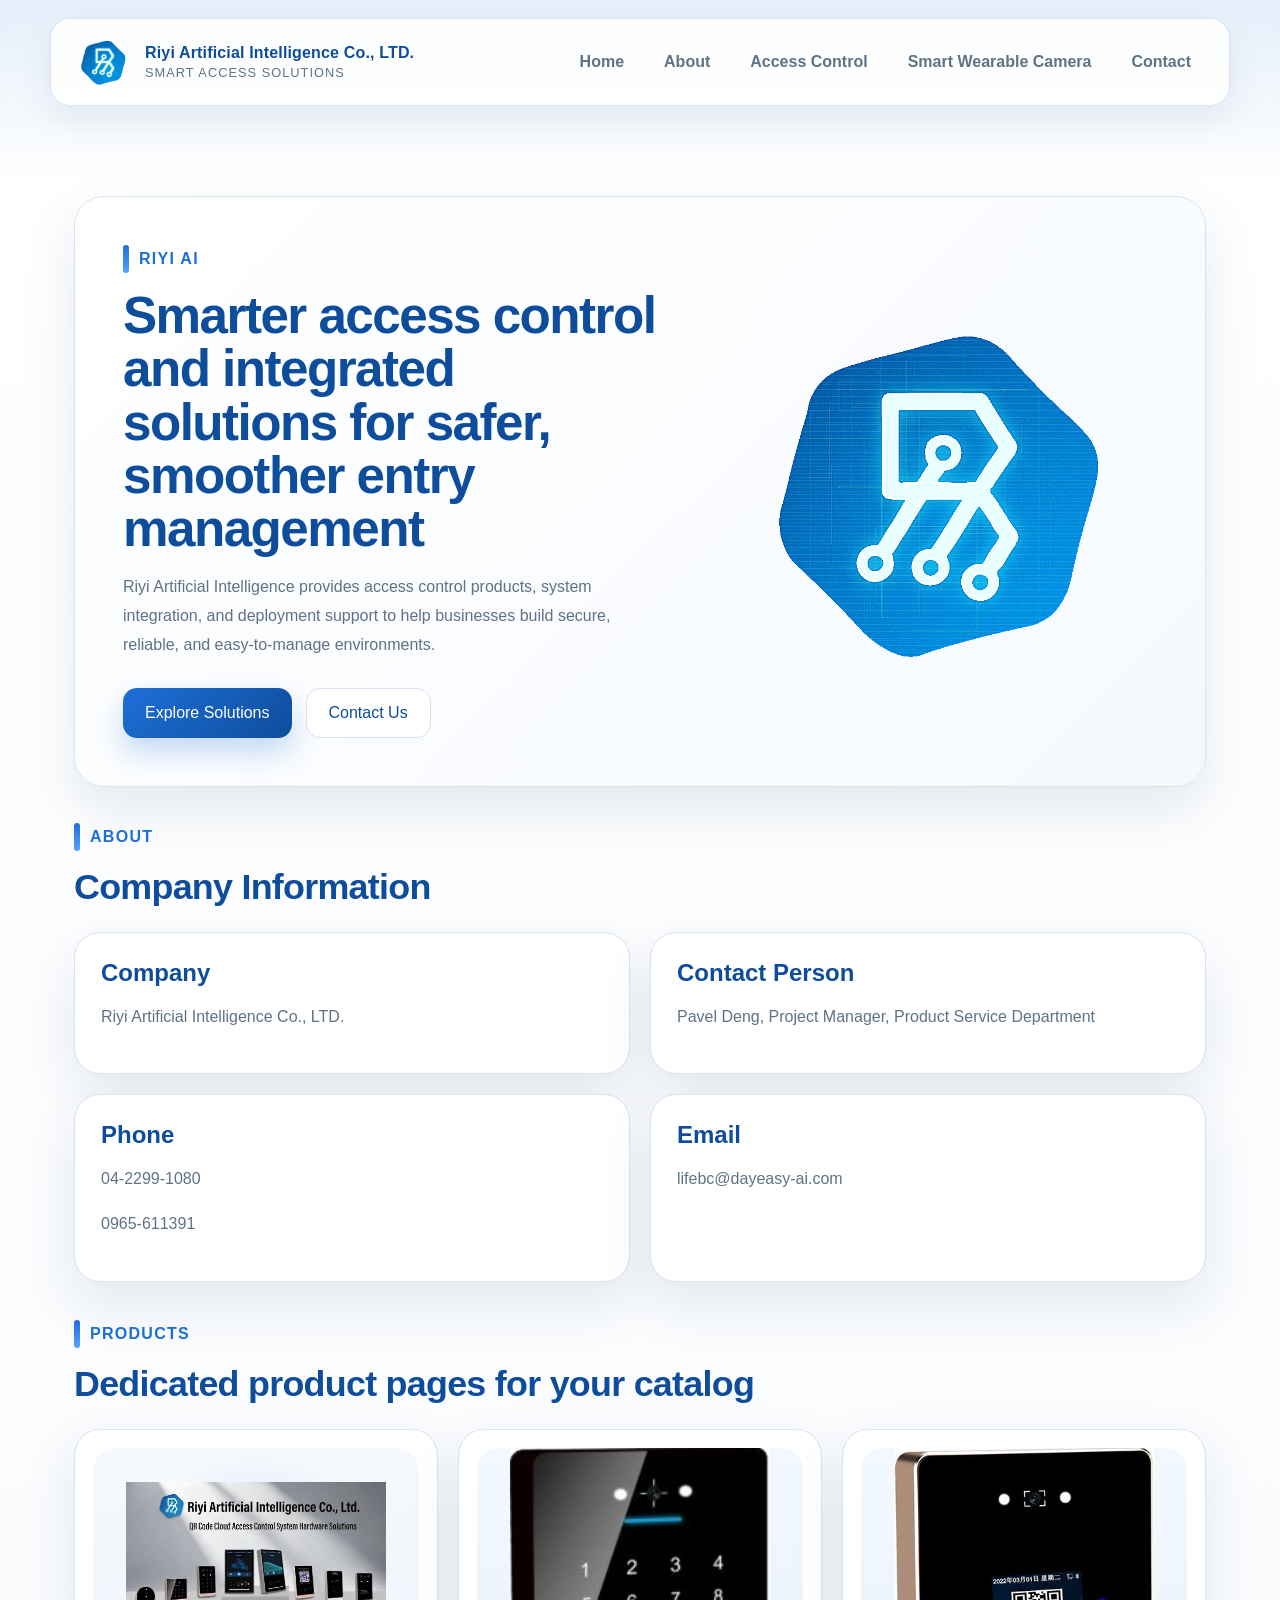
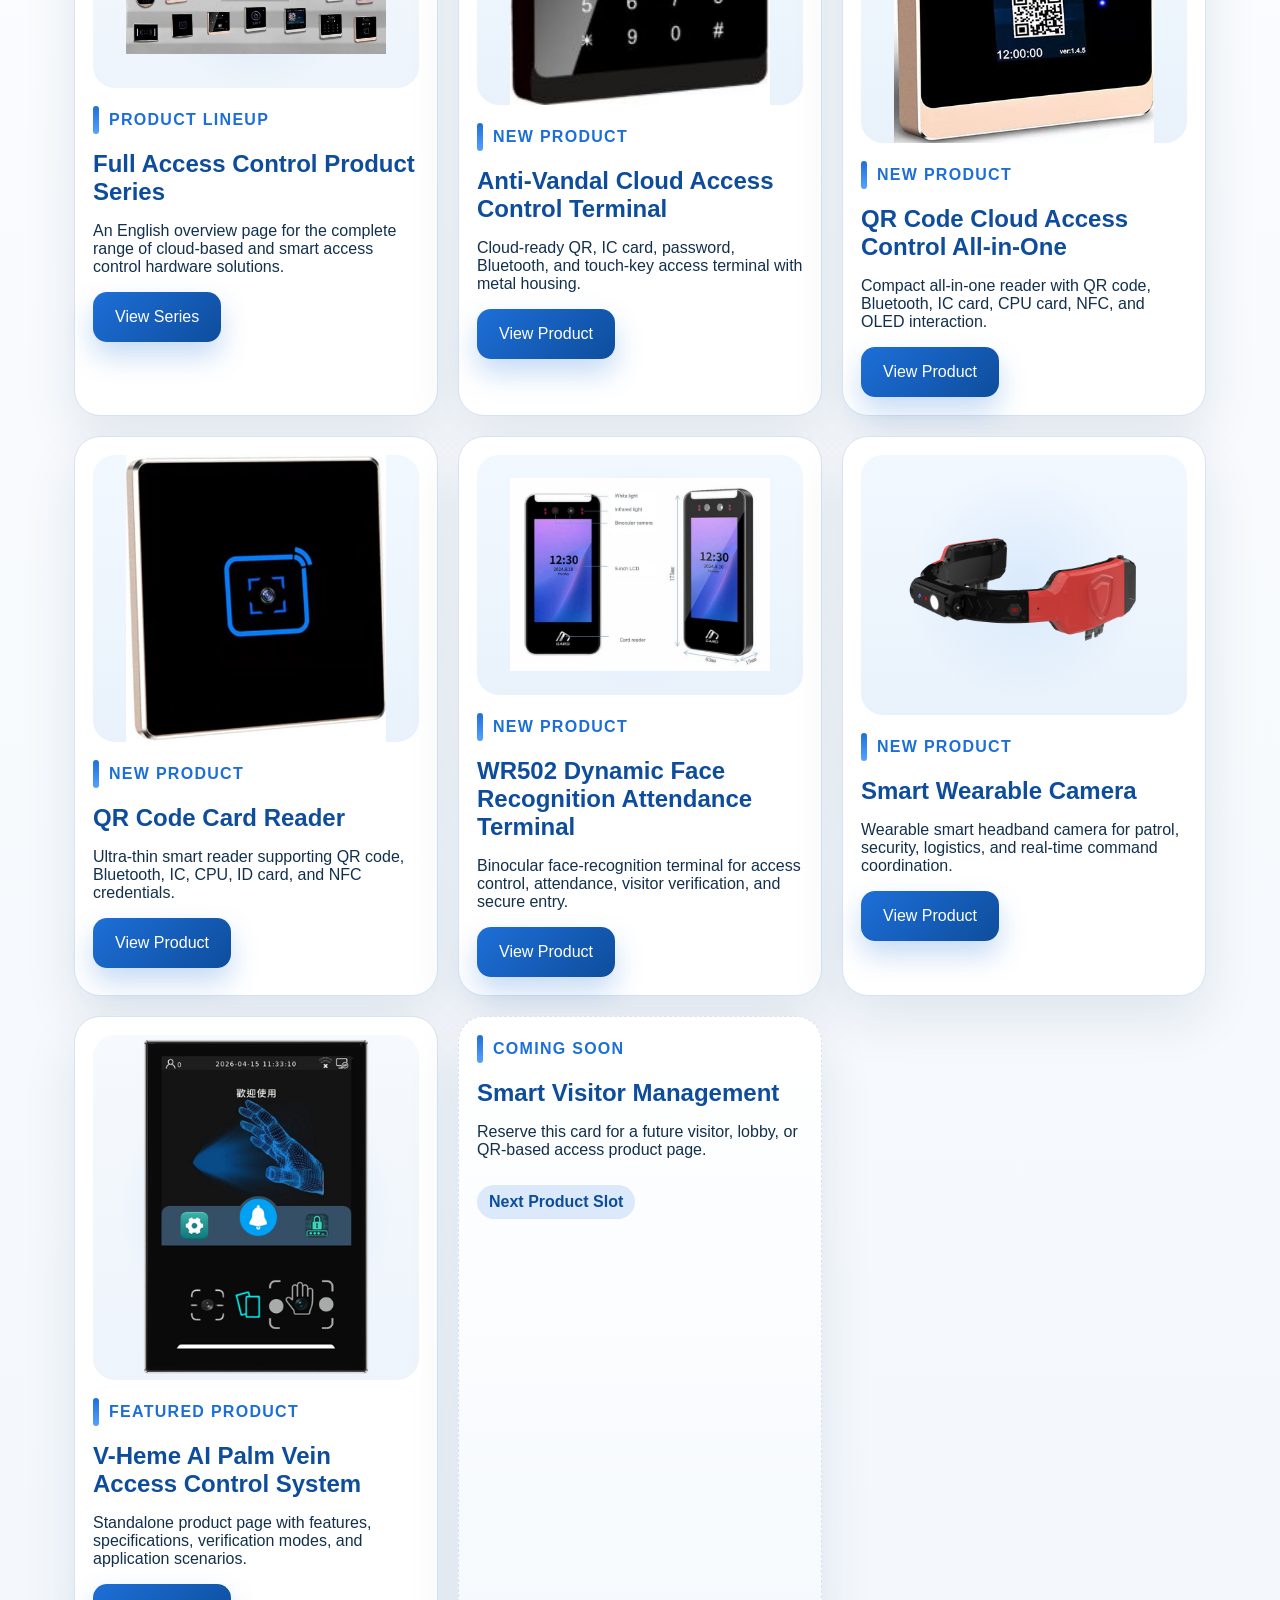
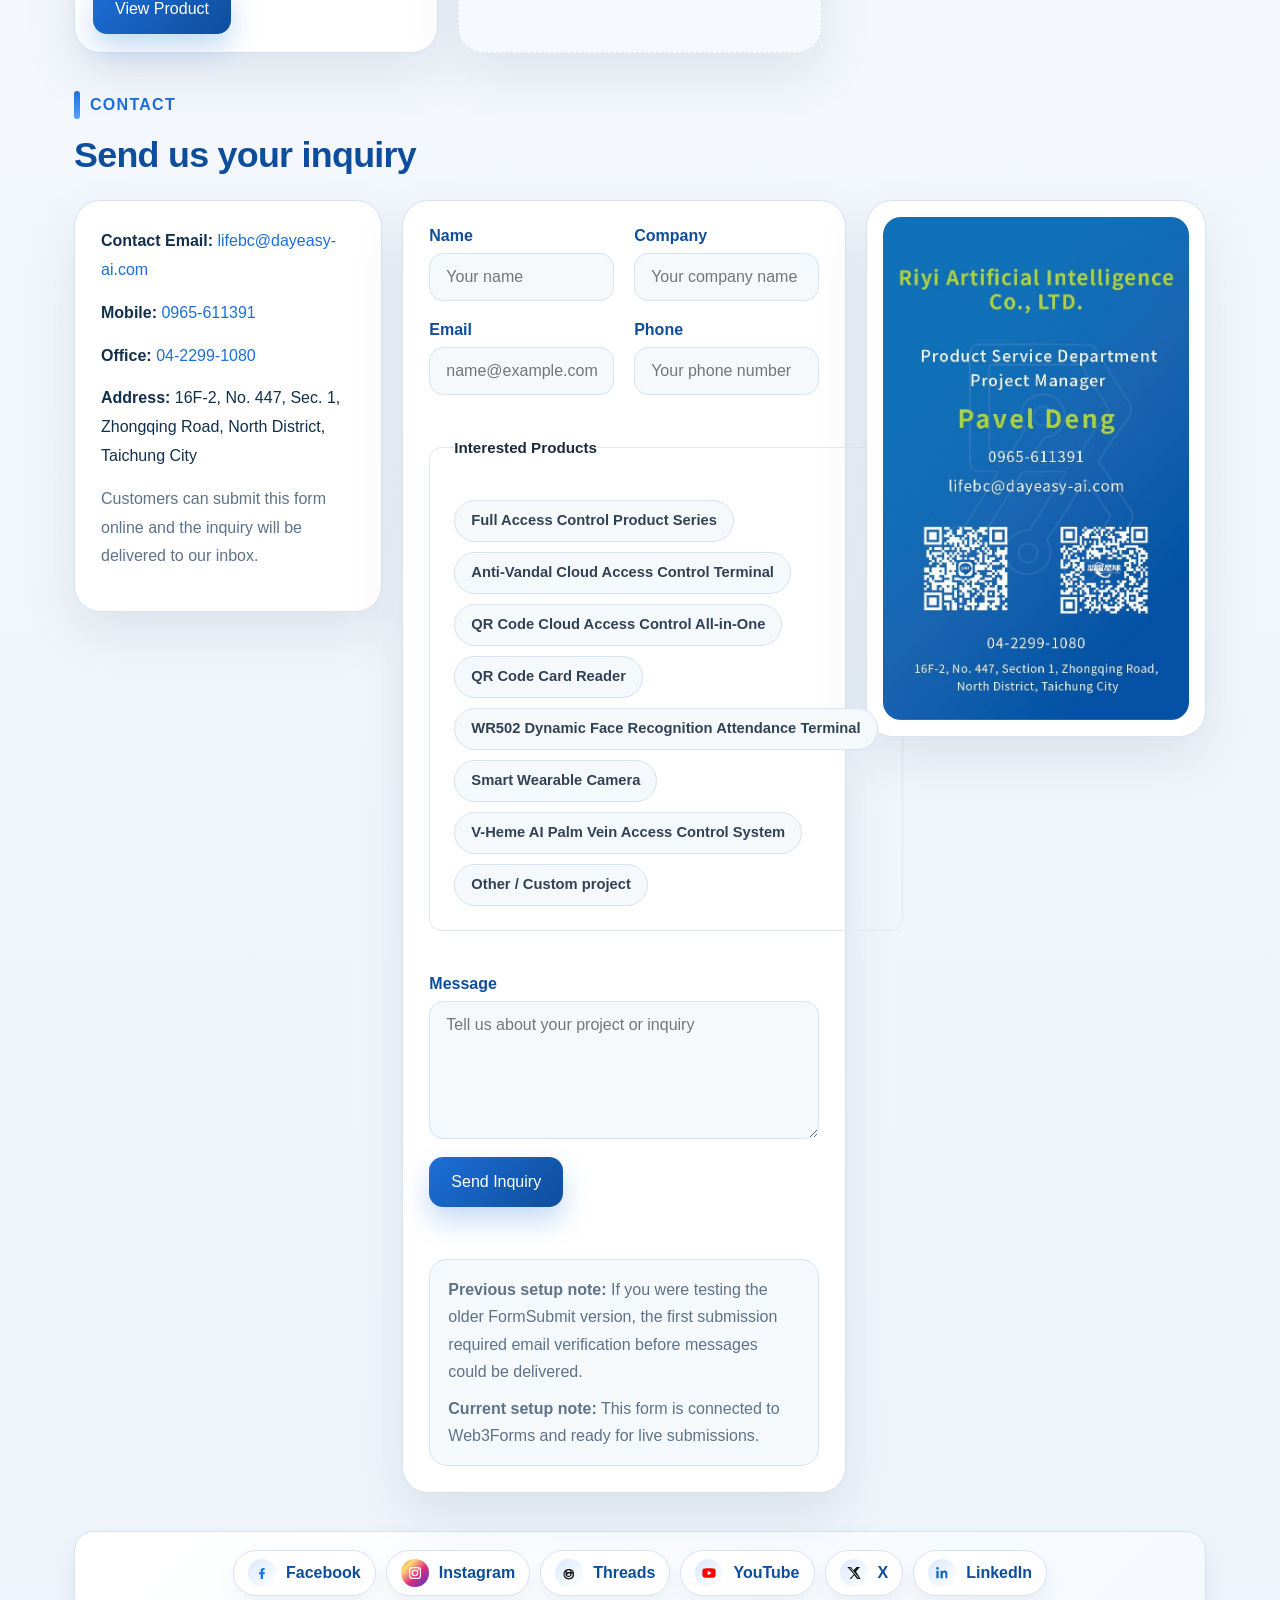
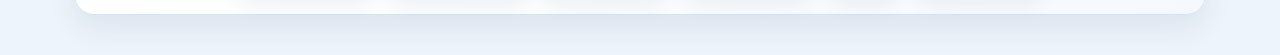
<file: index.html>
<!DOCTYPE html>
<html lang="en">
<head>
  <meta charset="UTF-8">
  <meta name="viewport" content="width=device-width, initial-scale=1.0">
  <title>Riyi Artificial Intelligence Co., LTD.</title>
  <link rel="stylesheet" href="./style.css">
  <script data-goatcounter="https://MYCODE.goatcounter.com/count" async src="//gc.zgo.at/count.js"></script>
</head>
<body>
  <header class="site-header">
    <nav class="navbar" aria-label="Main navigation">
      <a class="logo" href="./index.html#home" aria-label="Back to home">
        <img class="logo-image" src="./assets/dayeasy-logo.png" alt="Riyi AI logo">
        <span class="logo-text-group">
          <span class="logo-title">Riyi Artificial Intelligence Co., LTD.</span>
          <span class="logo-subtitle">Smart Access Solutions</span>
        </span>
      </a>

      <button
        class="menu-toggle"
        type="button"
        aria-expanded="false"
        aria-controls="primary-menu"
        aria-label="Open menu"
      >
        <span></span>
        <span></span>
        <span></span>
      </button>

      <ul class="nav-menu" id="primary-menu">
        <li><a href="./index.html#home">Home</a></li>
        <li><a href="./index.html#about">About</a></li>
        <li><a href="./products.html">Access Control</a></li>
        <li><a href="./smart-wearable-camera.html">Smart Wearable Camera</a></li>
        <li><a href="./index.html#contact">Contact</a></li>
      </ul>
    </nav>
  </header>

  <main>
    <section class="hero" id="home">
      <div class="hero-card">
        <div class="hero-copy">
          <p class="eyebrow">Riyi AI</p>
          <h1>Smarter access control and integrated solutions for safer, smoother entry management</h1>
          <p>Riyi Artificial Intelligence provides access control products, system integration, and deployment support to help businesses build secure, reliable, and easy-to-manage environments.</p>
          <div class="hero-actions">
            <a class="button button-primary" href="./product.html">Explore Solutions</a>
            <a class="button button-secondary" href="./index.html#contact">Contact Us</a>
          </div>
        </div>
        <div class="hero-brand">
          <img src="./assets/dayeasy-logo.png" alt="Riyi AI brand logo">
        </div>
      </div>
    </section>

    <section class="info-section" id="about">
      <div class="section-heading">
        <p class="eyebrow">About</p>
        <h2>Company Information</h2>
      </div>
      <div class="info-grid">
        <article class="info-card">
          <h3>Company</h3>
          <p>Riyi Artificial Intelligence Co., LTD.</p>
        </article>
        <article class="info-card">
          <h3>Contact Person</h3>
          <p>Pavel Deng, Project Manager, Product Service Department</p>
        </article>
        <article class="info-card">
          <h3>Phone</h3>
          <p>04-2299-1080</p>
          <p>0965-611391</p>
        </article>
        <article class="info-card">
          <h3>Email</h3>
          <p>lifebc@dayeasy-ai.com</p>
        </article>
      </div>
    </section>

    <section class="info-section" id="products">
      <div class="section-heading">
        <p class="eyebrow">Products</p>
        <h2>Dedicated product pages for your catalog</h2>
      </div>
      <div class="product-list-grid">
        <article class="product-list-card">
          <figure class="product-list-image">
            <img src="./assets/products/all-access-products.jpg" alt="Riyi AI full access control product lineup">
          </figure>
          <div class="product-list-copy">
            <p class="eyebrow">Product Lineup</p>
            <h3>Full Access Control Product Series</h3>
            <p>An English overview page for the complete range of cloud-based and smart access control hardware solutions.</p>
            <a class="button button-primary" href="./products.html">View Series</a>
          </div>
        </article>

        <article class="product-list-card">
          <figure class="product-list-image cloud-terminal-panel">
            <img class="cloud-terminal-main-image" src="./assets/products/cloud-terminal-front.png" alt="Anti-vandal cloud access control terminal">
          </figure>
          <div class="product-list-copy">
            <p class="eyebrow">New Product</p>
            <h3>Anti-Vandal Cloud Access Control Terminal</h3>
            <p>Cloud-ready QR, IC card, password, Bluetooth, and touch-key access terminal with metal housing.</p>
            <a class="button button-primary" href="./cloud-terminal.html">View Product</a>
          </div>
        </article>

        <article class="product-list-card">
          <figure class="product-list-image cloud-terminal-panel">
            <img class="cloud-terminal-main-image" src="./assets/products/qr-cloud-terminal-front.jpg" alt="QR cloud access control all-in-one">
          </figure>
          <div class="product-list-copy">
            <p class="eyebrow">New Product</p>
            <h3>QR Code Cloud Access Control All-in-One</h3>
            <p>Compact all-in-one reader with QR code, Bluetooth, IC card, CPU card, NFC, and OLED interaction.</p>
            <a class="button button-primary" href="./qr-cloud-terminal.html">View Product</a>
          </div>
        </article>

        <article class="product-list-card">
          <figure class="product-list-image cloud-terminal-panel">
            <img class="cloud-terminal-main-image" src="./assets/products/qr-card-reader-front.jpg" alt="QR code card reader">
          </figure>
          <div class="product-list-copy">
            <p class="eyebrow">New Product</p>
            <h3>QR Code Card Reader</h3>
            <p>Ultra-thin smart reader supporting QR code, Bluetooth, IC, CPU, ID card, and NFC credentials.</p>
            <a class="button button-primary" href="./qr-card-reader.html">View Product</a>
          </div>
        </article>

        <article class="product-list-card">
          <figure class="product-list-image cloud-terminal-panel">
            <img class="cloud-terminal-main-image" src="./assets/products/wr502-face-terminal-main.jpg" alt="WR502 dynamic face recognition attendance terminal">
          </figure>
          <div class="product-list-copy">
            <p class="eyebrow">New Product</p>
            <h3>WR502 Dynamic Face Recognition Attendance Terminal</h3>
            <p>Binocular face-recognition terminal for access control, attendance, visitor verification, and secure entry.</p>
            <a class="button button-primary" href="./wr502-face-terminal.html">View Product</a>
          </div>
        </article>

        <article class="product-list-card">
          <figure class="product-list-image cloud-terminal-panel">
            <img class="cloud-terminal-main-image" src="./assets/products/smart-headband-helmet.png" alt="Smart wearable camera on helmet">
          </figure>
          <div class="product-list-copy">
            <p class="eyebrow">New Product</p>
            <h3>Smart Wearable Camera</h3>
            <p>Wearable smart headband camera for patrol, security, logistics, and real-time command coordination.</p>
            <a class="button button-primary" href="./smart-wearable-camera.html">View Product</a>
          </div>
        </article>
        
        <article class="product-list-card">
          <figure class="product-list-image">
            <img src="./assets/products/palm-vein-front.png" alt="V-Heme AI palm vein device preview">
          </figure>
          <div class="product-list-copy">
            <p class="eyebrow">Featured Product</p>
            <h3>V-Heme AI Palm Vein Access Control System</h3>
            <p>Standalone product page with features, specifications, verification modes, and application scenarios.</p>
            <a class="button button-primary" href="./product.html">View Product</a>
          </div>
        </article>

        <article class="product-list-card placeholder-card">
          <div class="product-list-copy">
            <p class="eyebrow">Coming Soon</p>
            <h3>Smart Visitor Management</h3>
            <p>Reserve this card for a future visitor, lobby, or QR-based access product page.</p>
            <span class="product-badge">Next Product Slot</span>
          </div>
        </article>

      </div>
    </section>

    <section class="contact-section" id="contact">
      <div class="section-heading">
        <p class="eyebrow">Contact</p>
        <h2>Send us your inquiry</h2>
      </div>
      <div class="contact-layout">
        <div class="contact-card">
          <p><strong>Contact Email:</strong> <a href="mailto:lifebc@dayeasy-ai.com">lifebc@dayeasy-ai.com</a></p>
          <p><strong>Mobile:</strong> <a href="tel:0965611391">0965-611391</a></p>
          <p><strong>Office:</strong> <a href="tel:0422991080">04-2299-1080</a></p>
          <p><strong>Address:</strong> 16F-2, No. 447, Sec. 1, Zhongqing Road, North District, Taichung City</p>
          <p class="contact-note">Customers can submit this form online and the inquiry will be delivered to our inbox.</p>
        </div>

        <form
          class="contact-form js-contact-form"
          action="https://api.web3forms.com/submit"
          method="POST"
        >
          <input type="hidden" name="access_key" value="435f24d6-e271-480d-8937-503f7beba7ed">
          <input type="hidden" name="subject" value="Website Inquiry - Riyi Artificial Intelligence">
          <input type="hidden" name="from_name" value="Riyi Artificial Intelligence Website">
          <input type="hidden" name="botcheck" value="">
          <div class="form-grid">
            <label class="field">
              <span>Name</span>
              <input type="text" name="name" placeholder="Your name" required>
            </label>
            <label class="field">
              <span>Company</span>
              <input type="text" name="company" placeholder="Your company name">
            </label>
            <label class="field">
              <span>Email</span>
              <input type="email" name="email" placeholder="name@example.com" required>
            </label>
            <label class="field">
              <span>Phone</span>
              <input type="tel" name="phone" placeholder="Your phone number">
            </label>
            <fieldset class="field field-full inquiry-products-box">
  <legend>Interested Products</legend>
  <div class="product-selection-grid">
    
    <label class="product-option-card">
      <input type="checkbox" name="interested_products" value="Full Access Control Product Series">
      <div class="option-content">
        <span class="option-title">Full Access Control Product Series</span>
        <div class="check-marker"></div>
      </div>
    </label>

    <label class="product-option-card">
      <input type="checkbox" name="interested_products" value="Anti-Vandal Cloud Access Control Terminal">
      <div class="option-content">
        <span class="option-title">Anti-Vandal Cloud Access Control Terminal</span>
        <div class="check-marker"></div>
      </div>
    </label>

    <label class="product-option-card">
      <input type="checkbox" name="interested_products" value="QR Code Cloud Access Control All-in-One">
      <div class="option-content">
        <span class="option-title">QR Code Cloud Access Control All-in-One</span>
        <div class="check-marker"></div>
      </div>
    </label>

    <label class="product-option-card">
      <input type="checkbox" name="interested_products" value="QR Code Card Reader">
      <div class="option-content">
        <span class="option-title">QR Code Card Reader</span>
        <div class="check-marker"></div>
      </div>
    </label>

    <label class="product-option-card">
      <input type="checkbox" name="interested_products" value="WR502 Dynamic Face Recognition Attendance Terminal">
      <div class="option-content">
        <span class="option-title">WR502 Dynamic Face Recognition Attendance Terminal</span>
        <div class="check-marker"></div>
      </div>
    </label>

    <label class="product-option-card">
      <input type="checkbox" name="interested_products" value="Smart Wearable Camera">
      <div class="option-content">
        <span class="option-title">Smart Wearable Camera</span>
        <div class="check-marker"></div>
      </div>
    </label>

    <label class="product-option-card">
      <input type="checkbox" name="interested_products" value="V-Heme AI Palm Vein Access Control System">
      <div class="option-content">
        <span class="option-title">V-Heme AI Palm Vein Access Control System</span>
        <div class="check-marker"></div>
      </div>
    </label>

    <label class="product-option-card">
      <input type="checkbox" name="interested_products" value="Other product / Custom project">
      <div class="option-content">
        <span class="option-title">Other / Custom project</span>
        <div class="check-marker"></div>
      </div>
    </label>

  </div>
</fieldset>
            <label class="field field-full">
              <span>Message</span>
              <textarea name="message" rows="6" placeholder="Tell us about your project or inquiry" required></textarea>
            </label>
          </div>
          <button class="button button-primary" type="submit">Send Inquiry</button>
          <p class="form-status" aria-live="polite"></p>
          <div class="form-help">
            <p><strong>Previous setup note:</strong> If you were testing the older FormSubmit version, the first submission required email verification before messages could be delivered.</p>
            <p><strong>Current setup note:</strong> This form is connected to Web3Forms and ready for live submissions.</p>
          </div>
        </form>

        <figure class="card-preview">
          <img src="./assets/bcard.jpg" alt="Riyi Artificial Intelligence business card">
        </figure>
      </div>
    </section>
  </main>

  <footer class="site-footer">
    <div class="social-footer">
      <div class="social-links">
        <a class="social-card social-card-facebook" href="https://www.facebook.com/DayEasyAI" target="_blank" rel="noopener noreferrer" aria-label="Visit DayEasyAI on Facebook">
          <span class="social-icon-badge" aria-hidden="true">
            <svg viewBox="0 0 24 24" role="presentation"><path d="M13.5 21v-7h2.4l.4-3h-2.8V9.1c0-.9.2-1.6 1.5-1.6H16V4.8c-.5-.1-1.4-.2-2.3-.2-2.3 0-3.8 1.4-3.8 4V11H7.5v3H10V21h3.5Z"/></svg>
          </span>
          <span>Facebook</span>
        </a>
        <a class="social-card social-card-ig" href="https://www.instagram.com/dayeasyai/" target="_blank" rel="noopener noreferrer" aria-label="Visit DayEasyAI on Instagram">
          <span class="social-icon-badge" aria-hidden="true">
            <svg viewBox="0 0 24 24" role="presentation"><path d="M7.8 3h8.4A4.8 4.8 0 0 1 21 7.8v8.4a4.8 4.8 0 0 1-4.8 4.8H7.8A4.8 4.8 0 0 1 3 16.2V7.8A4.8 4.8 0 0 1 7.8 3Zm0 1.8A3 3 0 0 0 4.8 7.8v8.4a3 3 0 0 0 3 3h8.4a3 3 0 0 0 3-3V7.8a3 3 0 0 0-3-3H7.8Zm8.9 1.3a1.1 1.1 0 1 1 0 2.2 1.1 1.1 0 0 1 0-2.2ZM12 7a5 5 0 1 1 0 10 5 5 0 0 1 0-10Zm0 1.8A3.2 3.2 0 1 0 12 15.2 3.2 3.2 0 0 0 12 8.8Z"/></svg>
          </span>
          <span>Instagram</span>
        </a>
        <a class="social-card social-card-threads" href="https://www.threads.net/@dayeasyai" target="_blank" rel="noopener noreferrer" aria-label="Visit DayEasyAI on Threads">
          <span class="social-icon-badge" aria-hidden="true">
            <svg viewBox="0 0 24 24" role="presentation"><path d="M15.6 10.2c-.2-2.4-1.8-3.7-4.4-3.7-2.9 0-4.8 1.5-4.8 4 0 1.8 1 3.2 2.9 4l1-.9c-1.4-.6-2-1.5-2-2.9 0-1.7 1.1-2.8 2.9-2.8 1.8 0 2.8.9 3 2.7-1.2-.2-2.4-.2-3.5 0-2.5.3-4 1.6-4 3.7 0 2.2 1.8 3.7 4.5 3.7 2.9 0 4.8-1.5 4.8-4 0-.8-.2-1.5-.5-2.1.6.2 1.1.6 1.4 1.1.4.6.6 1.2.6 2 0 2.9-2.4 4.8-6 4.8-3.7 0-6.2-2.2-6.2-5.8 0-3.9 2.8-6.4 6.4-6.4 3.4 0 5.8 1.7 6.2 4.8l1.7-.2c-.5-4-3.5-6.2-7.8-6.2-4.7 0-8.1 3.2-8.1 8 0 4.6 3.2 7.6 8 7.6 4.6 0 7.8-2.7 7.8-6.6 0-2.5-1.7-4.3-4.6-4.7Zm-1.7 4c0 1.3-1 2.1-2.5 2.1-1.4 0-2.4-.7-2.4-1.8 0-.9.7-1.6 2.1-1.8 1-.2 1.9-.1 2.8.1v1.4Z"/></svg>
          </span>
          <span>Threads</span>
        </a>
        <a class="social-card social-card-youtube" href="https://www.youtube.com/@DayEasy-AI" target="_blank" rel="noopener noreferrer" aria-label="Visit DayEasyAI on YouTube">
          <span class="social-icon-badge" aria-hidden="true">
            <svg viewBox="0 0 24 24" role="presentation"><path d="M21.6 7.2a2.8 2.8 0 0 0-2-2c-1.8-.5-7.6-.5-7.6-.5s-5.8 0-7.6.5a2.8 2.8 0 0 0-2 2C2 9 2 12 2 12s0 3 .4 4.8a2.8 2.8 0 0 0 2 2c1.8.5 7.6.5 7.6.5s5.8 0 7.6-.5a2.8 2.8 0 0 0 2-2c.4-1.8.4-4.8.4-4.8s0-3-.4-4.8ZM10 15.5v-7l6 3.5-6 3.5Z"/></svg>
          </span>
          <span>YouTube</span>
        </a>
        <a class="social-card social-card-x" href="https://x.com/DayeasyAITaiwan" target="_blank" rel="noopener noreferrer" aria-label="Visit DayEasyAI on X">
          <span class="social-icon-badge" aria-hidden="true">
            <svg viewBox="0 0 24 24" role="presentation"><path d="M18.9 3H21l-5.9 6.8L22 21h-5.4l-4.2-5.5L7.5 21H5.4l6.4-7.3L2 3h5.5l3.8 5 4.6-5ZM18.1 19.6h1.2L6.9 4.3H5.6l12.5 15.3Z"/></svg>
          </span>
          <span>X</span>
        </a>
        <a class="social-card social-card-linkedin" href="https://www.linkedin.com/company/dayeasy-ai" target="_blank" rel="noopener noreferrer" aria-label="Visit DayEasyAI on LinkedIn">
          <span class="social-icon-badge" aria-hidden="true">
            <svg viewBox="0 0 24 24" role="presentation"><path d="M6.94 8.5H3.56V20h3.38V8.5ZM5.25 3A1.97 1.97 0 0 0 3.28 5c0 1.08.88 1.97 1.97 1.97A1.98 1.98 0 0 0 7.22 5 1.98 1.98 0 0 0 5.25 3ZM20 12.9c0-3.08-1.64-4.52-3.82-4.52-1.76 0-2.55.97-2.99 1.65V8.5H9.81c.04 1.01 0 11.5 0 11.5h3.38v-6.42c0-.34.02-.68.13-.92.27-.68.88-1.39 1.91-1.39 1.35 0 1.89 1.03 1.89 2.54V20H20v-7.1Z"/></svg>
          </span>
          <span>LinkedIn</span>
        </a>
      </div>
    </div>
  </footer>

  <script src="./script.js"></script>
</body>
</html>
</file>
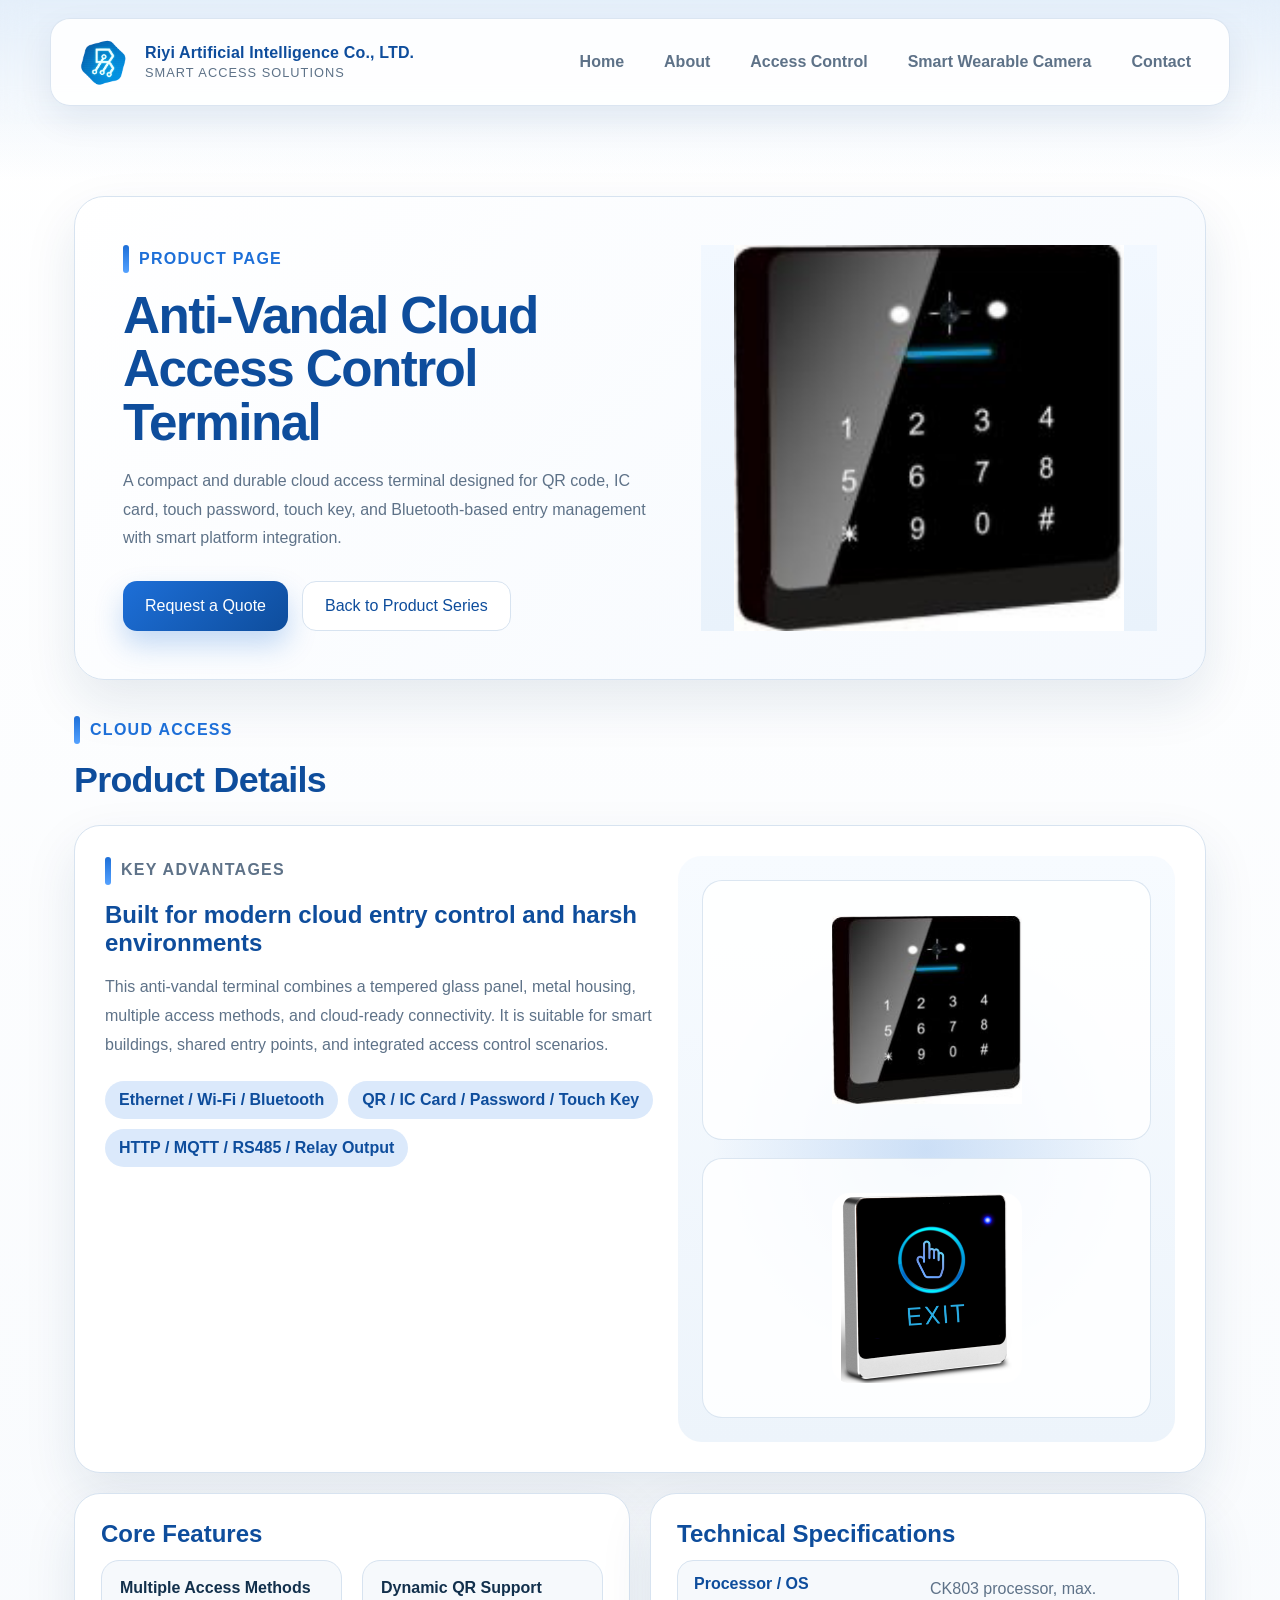
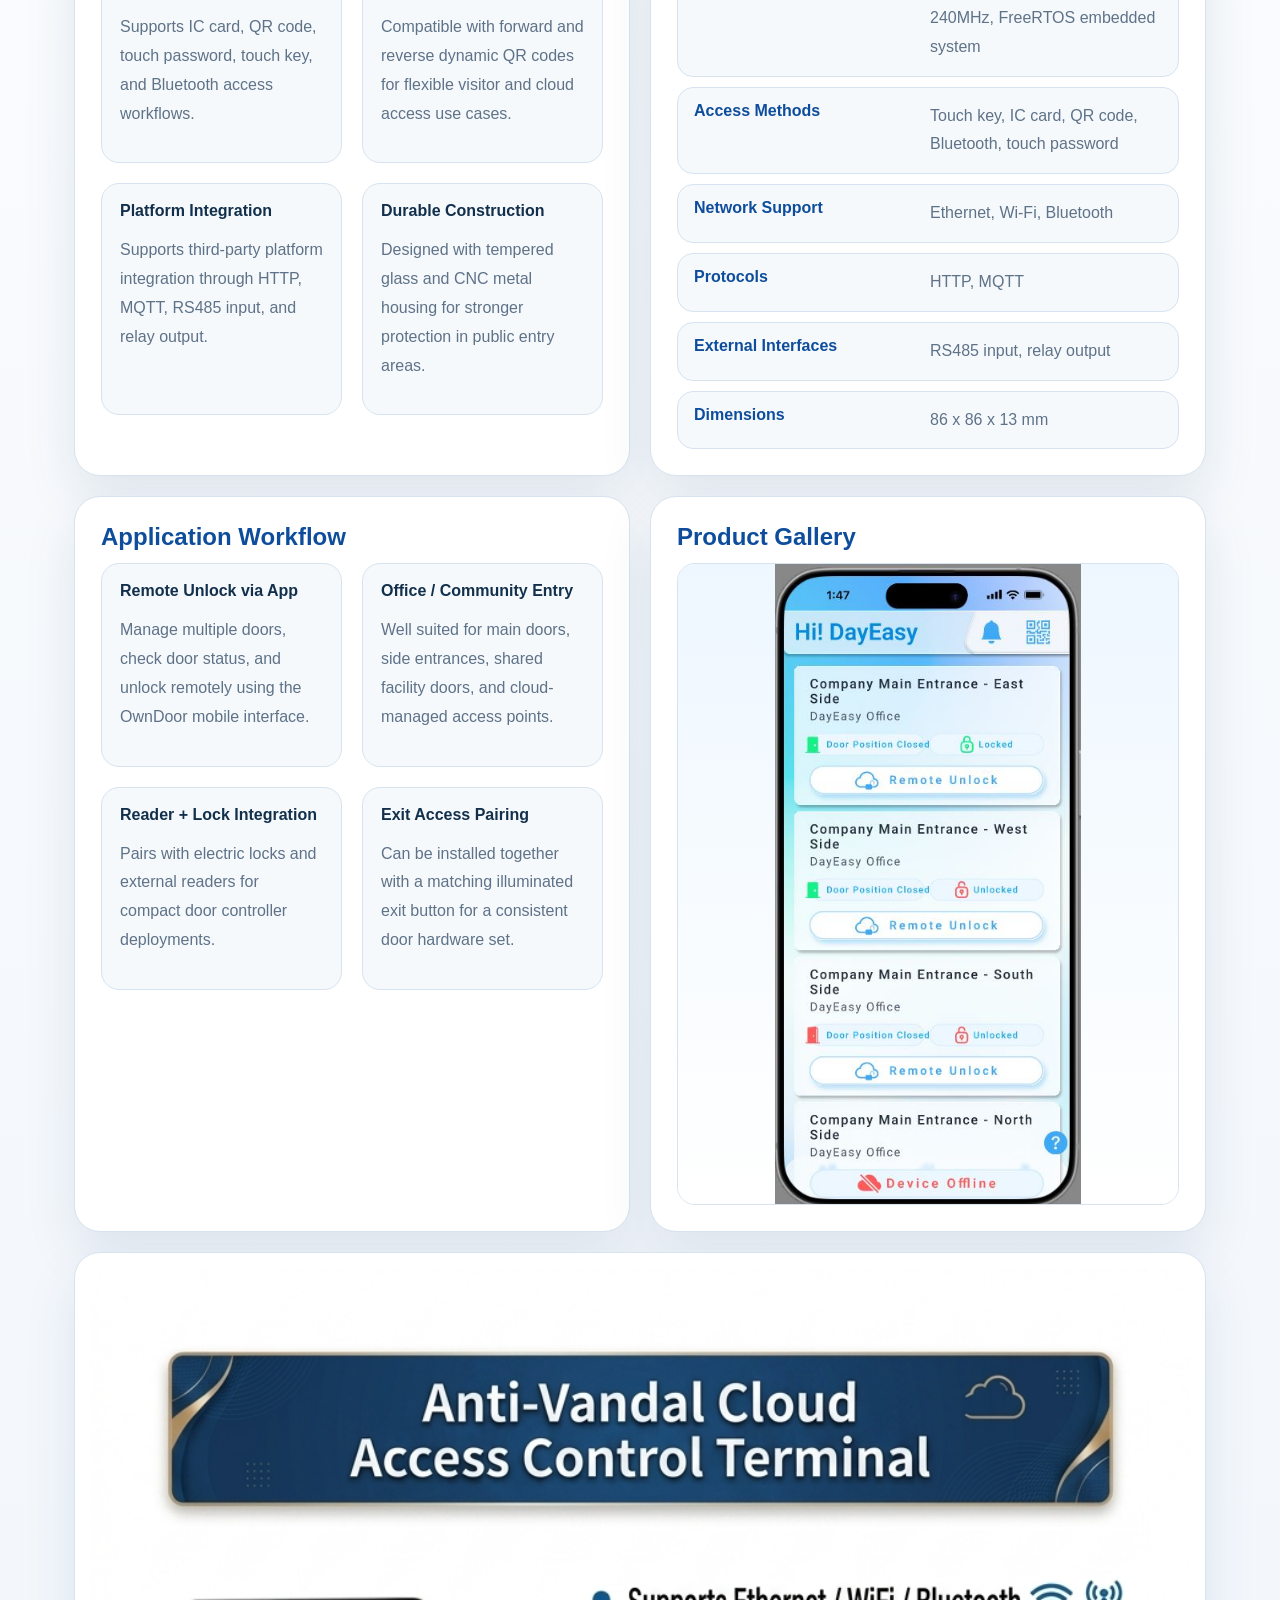
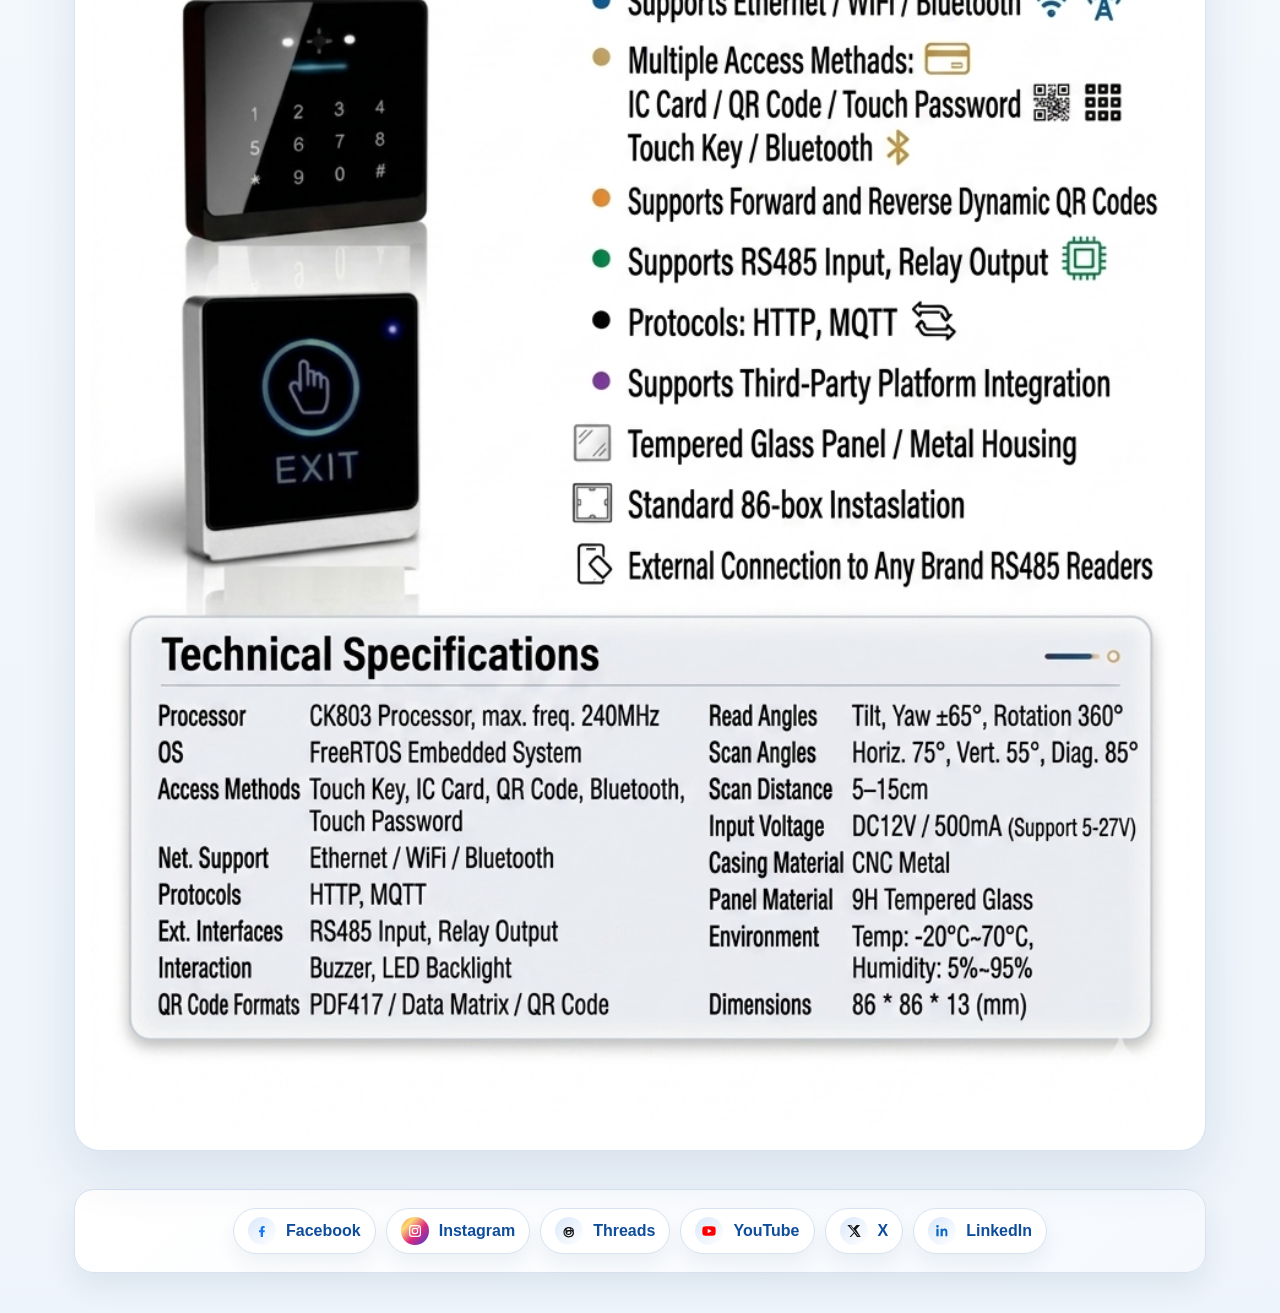
<file: cloud-terminal.html>
<!DOCTYPE html>
<html lang="en">
<head>
  <meta charset="UTF-8">
  <meta name="viewport" content="width=device-width, initial-scale=1.0">
  <title>Anti-Vandal Cloud Access Control Terminal</title>
  <link rel="stylesheet" href="./style.css">
  <script data-goatcounter="https://MYCODE.goatcounter.com/count" async src="//gc.zgo.at/count.js"></script>
</head>
<body>
  <header class="site-header">
    <nav class="navbar" aria-label="Main navigation">
      <a class="logo" href="./index.html#home" aria-label="Back to home">
        <img class="logo-image" src="./assets/dayeasy-logo.png" alt="Riyi AI logo">
        <span class="logo-text-group">
          <span class="logo-title">Riyi Artificial Intelligence Co., LTD.</span>
          <span class="logo-subtitle">Smart Access Solutions</span>
        </span>
      </a>

      <button
        class="menu-toggle"
        type="button"
        aria-expanded="false"
        aria-controls="primary-menu"
        aria-label="Open menu"
      >
        <span></span>
        <span></span>
        <span></span>
      </button>

      <ul class="nav-menu" id="primary-menu">
        <li><a href="./index.html#home">Home</a></li>
        <li><a href="./index.html#about">About</a></li>
        <li><a href="./products.html">Access Control</a></li>
        <li><a href="./smart-wearable-camera.html">Smart Wearable Camera</a></li>
        <li><a href="./index.html#contact">Contact</a></li>
      </ul>
    </nav>
  </header>

  <main>
    <section class="hero product-page-hero">
      <div class="hero-card">
        <div class="hero-copy">
          <p class="eyebrow">Product Page</p>
          <h1>Anti-Vandal Cloud Access Control Terminal</h1>
          <p>A compact and durable cloud access terminal designed for QR code, IC card, touch password, touch key, and Bluetooth-based entry management with smart platform integration.</p>
          <div class="hero-actions">
            <a class="button button-primary" href="./index.html#contact">Request a Quote</a>
            <a class="button button-secondary" href="./products.html">Back to Product Series</a>
          </div>
        </div>
        <div class="hero-brand cloud-terminal-panel">
          <img class="cloud-terminal-main-image cloud-terminal-hero-image" src="./assets/products/cloud-terminal-front.png" alt="Cloud access control terminal front view">
        </div>
      </div>
    </section>

    <section class="info-section">
      <div class="section-heading">
        <p class="eyebrow">Cloud Access</p>
        <h2>Product Details</h2>
      </div>
      <div class="product-page">
        <section class="product-hero-panel">
          <div class="product-copy">
            <p class="eyebrow">Key Advantages</p>
            <h3>Built for modern cloud entry control and harsh environments</h3>
            <p>This anti-vandal terminal combines a tempered glass panel, metal housing, multiple access methods, and cloud-ready connectivity. It is suitable for smart buildings, shared entry points, and integrated access control scenarios.</p>
            <div class="product-highlight-list">
              <span>Ethernet / Wi-Fi / Bluetooth</span>
              <span>QR / IC Card / Password / Touch Key</span>
              <span>HTTP / MQTT / RS485 / Relay Output</span>
            </div>
          </div>
          <div class="product-visual-stack">
            <figure class="device-shot front-shot cloud-terminal-panel">
              <img class="cloud-terminal-main-image" src="./assets/products/cloud-terminal-front.png" alt="Cloud access control terminal">
            </figure>
            <figure class="device-shot angle-shot">
              <img src="./assets/products/cloud-exit-button.png" alt="Matching exit touch button">
            </figure>
          </div>
        </section>

        <section class="product-detail-grid">
          <article class="product-card">
            <h3>Core Features</h3>
            <div class="feature-grid">
              <div class="feature-item">
                <strong>Multiple Access Methods</strong>
                <p>Supports IC card, QR code, touch password, touch key, and Bluetooth access workflows.</p>
              </div>
              <div class="feature-item">
                <strong>Dynamic QR Support</strong>
                <p>Compatible with forward and reverse dynamic QR codes for flexible visitor and cloud access use cases.</p>
              </div>
              <div class="feature-item">
                <strong>Platform Integration</strong>
                <p>Supports third-party platform integration through HTTP, MQTT, RS485 input, and relay output.</p>
              </div>
              <div class="feature-item">
                <strong>Durable Construction</strong>
                <p>Designed with tempered glass and CNC metal housing for stronger protection in public entry areas.</p>
              </div>
            </div>
          </article>

          <article class="product-card">
            <h3>Technical Specifications</h3>
            <div class="spec-table">
              <div class="spec-row">
                <span>Processor / OS</span>
                <span>CK803 processor, max. 240MHz, FreeRTOS embedded system</span>
              </div>
              <div class="spec-row">
                <span>Access Methods</span>
                <span>Touch key, IC card, QR code, Bluetooth, touch password</span>
              </div>
              <div class="spec-row">
                <span>Network Support</span>
                <span>Ethernet, Wi-Fi, Bluetooth</span>
              </div>
              <div class="spec-row">
                <span>Protocols</span>
                <span>HTTP, MQTT</span>
              </div>
              <div class="spec-row">
                <span>External Interfaces</span>
                <span>RS485 input, relay output</span>
              </div>
              <div class="spec-row">
                <span>Dimensions</span>
                <span>86 x 86 x 13 mm</span>
              </div>
            </div>
          </article>

          <article class="product-card">
            <h3>Application Workflow</h3>
            <div class="scenario-grid">
              <div class="scenario-item">
                <strong>Remote Unlock via App</strong>
                <p>Manage multiple doors, check door status, and unlock remotely using the OwnDoor mobile interface.</p>
              </div>
              <div class="scenario-item">
                <strong>Office / Community Entry</strong>
                <p>Well suited for main doors, side entrances, shared facility doors, and cloud-managed access points.</p>
              </div>
              <div class="scenario-item">
                <strong>Reader + Lock Integration</strong>
                <p>Pairs with electric locks and external readers for compact door controller deployments.</p>
              </div>
              <div class="scenario-item">
                <strong>Exit Access Pairing</strong>
                <p>Can be installed together with a matching illuminated exit button for a consistent door hardware set.</p>
              </div>
            </div>
          </article>

          <article class="product-card">
            <h3>Product Gallery</h3>
            <div class="gallery-grid gallery-grid-single">
              <figure class="gallery-item gallery-item-app">
                <img src="./assets/products/owndoor-app.jpg" alt="OwnDoor mobile app interface">
              </figure>
            </div>
          </article>
        </section>

        <figure class="poster-preview">
          <img src="./assets/products/cloud-terminal-poster.png" alt="Anti-vandal cloud access control terminal technical overview poster">
        </figure>
      </div>
    </section>
  </main>

  <footer class="site-footer">
    <div class="social-footer">
      <div class="social-links">
        <a class="social-card social-card-facebook" href="https://www.facebook.com/DayEasyAI" target="_blank" rel="noopener noreferrer" aria-label="Visit DayEasyAI on Facebook">
          <span class="social-icon-badge" aria-hidden="true"><svg viewBox="0 0 24 24" role="presentation"><path d="M13.5 21v-7h2.4l.4-3h-2.8V9.1c0-.9.2-1.6 1.5-1.6H16V4.8c-.5-.1-1.4-.2-2.3-.2-2.3 0-3.8 1.4-3.8 4V11H7.5v3H10V21h3.5Z"/></svg></span>
          <span>Facebook</span>
        </a>
        <a class="social-card social-card-ig" href="https://www.instagram.com/dayeasyai/" target="_blank" rel="noopener noreferrer" aria-label="Visit DayEasyAI on Instagram">
          <span class="social-icon-badge" aria-hidden="true"><svg viewBox="0 0 24 24" role="presentation"><path d="M7.8 3h8.4A4.8 4.8 0 0 1 21 7.8v8.4a4.8 4.8 0 0 1-4.8 4.8H7.8A4.8 4.8 0 0 1 3 16.2V7.8A4.8 4.8 0 0 1 7.8 3Zm0 1.8A3 3 0 0 0 4.8 7.8v8.4a3 3 0 0 0 3 3h8.4a3 3 0 0 0 3-3V7.8a3 3 0 0 0-3-3H7.8Zm8.9 1.3a1.1 1.1 0 1 1 0 2.2 1.1 1.1 0 0 1 0-2.2ZM12 7a5 5 0 1 1 0 10 5 5 0 0 1 0-10Zm0 1.8A3.2 3.2 0 1 0 12 15.2 3.2 3.2 0 0 0 12 8.8Z"/></svg></span>
          <span>Instagram</span>
        </a>
        <a class="social-card social-card-threads" href="https://www.threads.net/@dayeasyai" target="_blank" rel="noopener noreferrer" aria-label="Visit DayEasyAI on Threads">
          <span class="social-icon-badge" aria-hidden="true"><svg viewBox="0 0 24 24" role="presentation"><path d="M15.6 10.2c-.2-2.4-1.8-3.7-4.4-3.7-2.9 0-4.8 1.5-4.8 4 0 1.8 1 3.2 2.9 4l1-.9c-1.4-.6-2-1.5-2-2.9 0-1.7 1.1-2.8 2.9-2.8 1.8 0 2.8.9 3 2.7-1.2-.2-2.4-.2-3.5 0-2.5.3-4 1.6-4 3.7 0 2.2 1.8 3.7 4.5 3.7 2.9 0 4.8-1.5 4.8-4 0-.8-.2-1.5-.5-2.1.6.2 1.1.6 1.4 1.1.4.6.6 1.2.6 2 0 2.9-2.4 4.8-6 4.8-3.7 0-6.2-2.2-6.2-5.8 0-3.9 2.8-6.4 6.4-6.4 3.4 0 5.8 1.7 6.2 4.8l1.7-.2c-.5-4-3.5-6.2-7.8-6.2-4.7 0-8.1 3.2-8.1 8 0 4.6 3.2 7.6 8 7.6 4.6 0 7.8-2.7 7.8-6.6 0-2.5-1.7-4.3-4.6-4.7Zm-1.7 4c0 1.3-1 2.1-2.5 2.1-1.4 0-2.4-.7-2.4-1.8 0-.9.7-1.6 2.1-1.8 1-.2 1.9-.1 2.8.1v1.4Z"/></svg></span>
          <span>Threads</span>
        </a>
        <a class="social-card social-card-youtube" href="https://www.youtube.com/@DayEasy-AI" target="_blank" rel="noopener noreferrer" aria-label="Visit DayEasyAI on YouTube">
          <span class="social-icon-badge" aria-hidden="true"><svg viewBox="0 0 24 24" role="presentation"><path d="M21.6 7.2a2.8 2.8 0 0 0-2-2c-1.8-.5-7.6-.5-7.6-.5s-5.8 0-7.6.5a2.8 2.8 0 0 0-2 2C2 9 2 12 2 12s0 3 .4 4.8a2.8 2.8 0 0 0 2 2c1.8.5 7.6.5 7.6.5s5.8 0 7.6-.5a2.8 2.8 0 0 0 2-2c.4-1.8.4-4.8.4-4.8s0-3-.4-4.8ZM10 15.5v-7l6 3.5-6 3.5Z"/></svg></span>
          <span>YouTube</span>
        </a>
        <a class="social-card social-card-x" href="https://x.com/DayeasyAITaiwan" target="_blank" rel="noopener noreferrer" aria-label="Visit DayEasyAI on X">
          <span class="social-icon-badge" aria-hidden="true"><svg viewBox="0 0 24 24" role="presentation"><path d="M18.9 3H21l-5.9 6.8L22 21h-5.4l-4.2-5.5L7.5 21H5.4l6.4-7.3L2 3h5.5l3.8 5 4.6-5ZM18.1 19.6h1.2L6.9 4.3H5.6l12.5 15.3Z"/></svg></span>
          <span>X</span>
        </a>
        <a class="social-card social-card-linkedin" href="https://www.linkedin.com/company/dayeasy-ai" target="_blank" rel="noopener noreferrer" aria-label="Visit DayEasyAI on LinkedIn">
          <span class="social-icon-badge" aria-hidden="true"><svg viewBox="0 0 24 24" role="presentation"><path d="M6.94 8.5H3.56V20h3.38V8.5ZM5.25 3A1.97 1.97 0 0 0 3.28 5c0 1.08.88 1.97 1.97 1.97A1.98 1.98 0 0 0 7.22 5 1.98 1.98 0 0 0 5.25 3ZM20 12.9c0-3.08-1.64-4.52-3.82-4.52-1.76 0-2.55.97-2.99 1.65V8.5H9.81c.04 1.01 0 11.5 0 11.5h3.38v-6.42c0-.34.02-.68.13-.92.27-.68.88-1.39 1.91-1.39 1.35 0 1.89 1.03 1.89 2.54V20H20v-7.1Z"/></svg></span>
          <span>LinkedIn</span>
        </a>
      </div>
    </div>
  </footer>

  <script src="./script.js"></script>
</body>
</html>
</file>
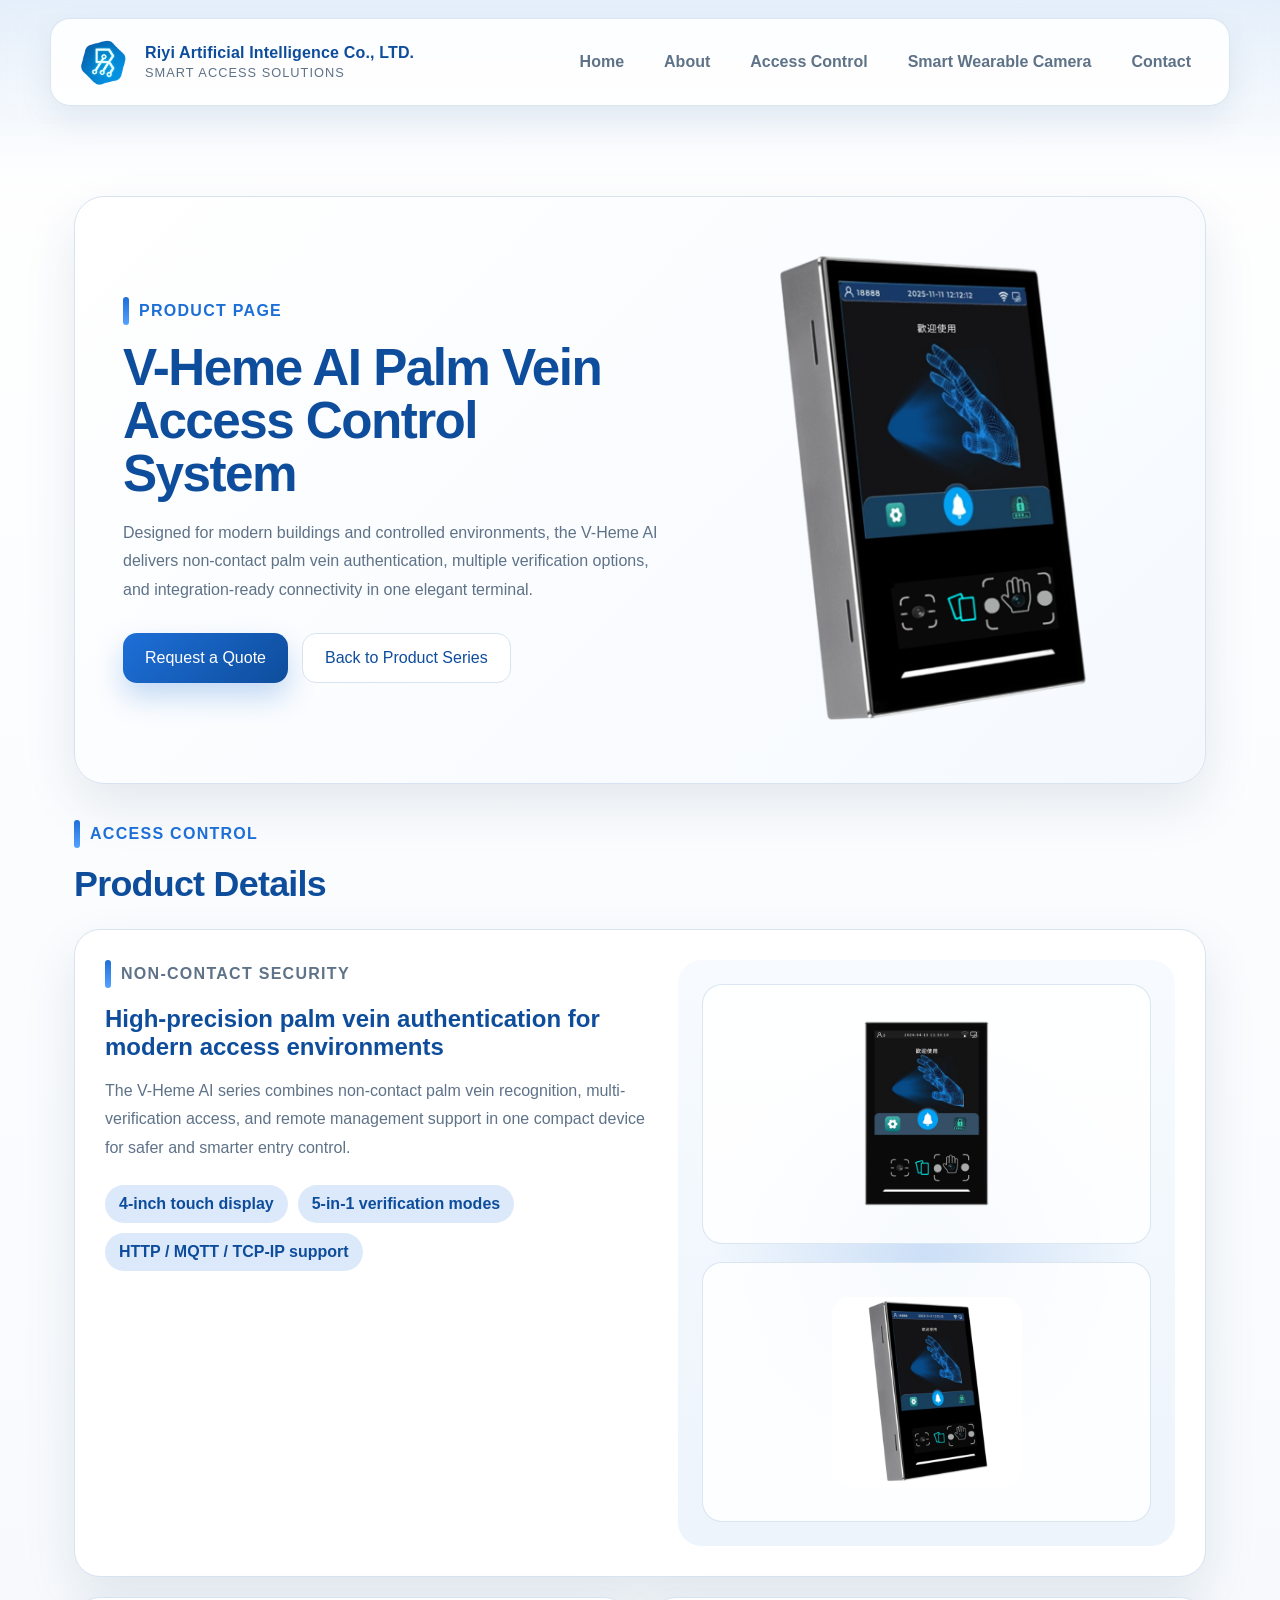
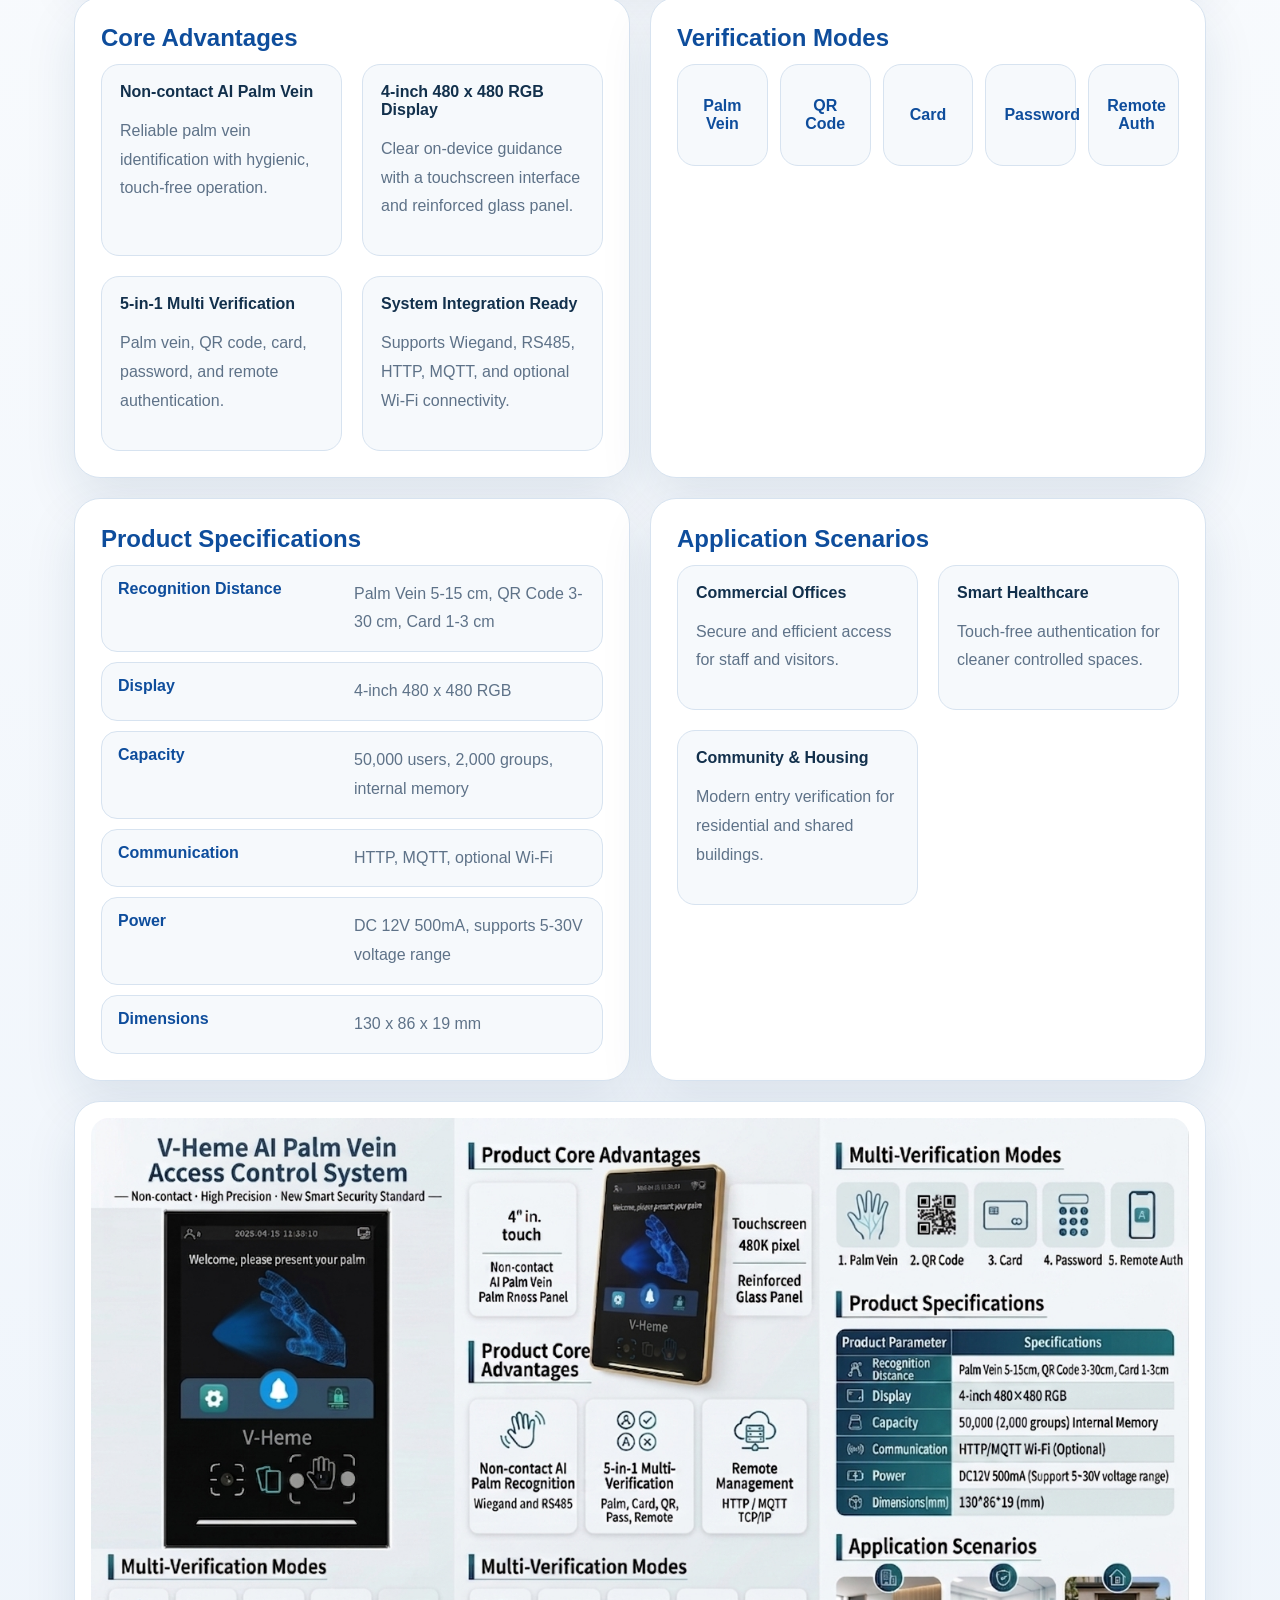
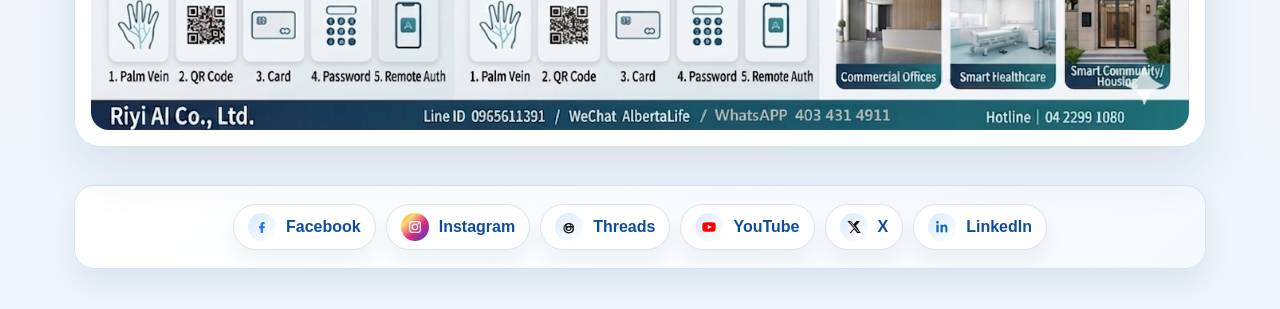
<file: product.html>
<!DOCTYPE html>
<html lang="en">
<head>
  <meta charset="UTF-8">
  <meta name="viewport" content="width=device-width, initial-scale=1.0">
  <title>V-Heme AI Palm Vein Access Control System</title>
  <link rel="stylesheet" href="./style.css">
  <script data-goatcounter="https://MYCODE.goatcounter.com/count" async src="//gc.zgo.at/count.js"></script>
</head>
<body>
  <header class="site-header">
    <nav class="navbar" aria-label="Main navigation">
      <a class="logo" href="./index.html#home" aria-label="Back to home">
        <img class="logo-image" src="./assets/dayeasy-logo.png" alt="Riyi AI logo">
        <span class="logo-text-group">
          <span class="logo-title">Riyi Artificial Intelligence Co., LTD.</span>
          <span class="logo-subtitle">Smart Access Solutions</span>
        </span>
      </a>

      <button
        class="menu-toggle"
        type="button"
        aria-expanded="false"
        aria-controls="primary-menu"
        aria-label="Open menu"
      >
        <span></span>
        <span></span>
        <span></span>
      </button>

      <ul class="nav-menu" id="primary-menu">
        <li><a href="./index.html#home">Home</a></li>
        <li><a href="./index.html#about">About</a></li>
        <li><a href="./products.html">Access Control</a></li>
        <li><a href="./smart-wearable-camera.html">Smart Wearable Camera</a></li>
        <li><a href="./index.html#contact">Contact</a></li>
      </ul>
    </nav>
  </header>

  <main>
    <section class="hero product-page-hero">
      <div class="hero-card">
        <div class="hero-copy">
          <p class="eyebrow">Product Page</p>
          <h1>V-Heme AI Palm Vein Access Control System</h1>
          <p>Designed for modern buildings and controlled environments, the V-Heme AI delivers non-contact palm vein authentication, multiple verification options, and integration-ready connectivity in one elegant terminal.</p>
          <div class="hero-actions">
            <a class="button button-primary" href="./index.html#contact">Request a Quote</a>
            <a class="button button-secondary" href="./products.html">Back to Product Series</a>
          </div>
        </div>
        <div class="hero-brand">
          <img src="./assets/products/palm-vein-angle.png" alt="V-Heme AI palm vein device">
        </div>
      </div>
    </section>

    <section class="info-section">
      <div class="section-heading">
        <p class="eyebrow">Access Control</p>
        <h2>Product Details</h2>
      </div>
      <div class="product-page">
        <section class="product-hero-panel">
          <div class="product-copy">
            <p class="eyebrow">Non-contact Security</p>
            <h3>High-precision palm vein authentication for modern access environments</h3>
            <p>The V-Heme AI series combines non-contact palm vein recognition, multi-verification access, and remote management support in one compact device for safer and smarter entry control.</p>
            <div class="product-highlight-list">
              <span>4-inch touch display</span>
              <span>5-in-1 verification modes</span>
              <span>HTTP / MQTT / TCP-IP support</span>
            </div>
          </div>
          <div class="product-visual-stack">
            <figure class="device-shot front-shot">
              <img src="./assets/products/palm-vein-front.png" alt="V-Heme AI palm vein device front view">
            </figure>
            <figure class="device-shot angle-shot">
              <img src="./assets/products/palm-vein-angle.png" alt="V-Heme AI palm vein device angled view">
            </figure>
          </div>
        </section>

        <section class="product-detail-grid">
          <article class="product-card">
            <h3>Core Advantages</h3>
            <div class="feature-grid">
              <div class="feature-item">
                <strong>Non-contact AI Palm Vein</strong>
                <p>Reliable palm vein identification with hygienic, touch-free operation.</p>
              </div>
              <div class="feature-item">
                <strong>4-inch 480 x 480 RGB Display</strong>
                <p>Clear on-device guidance with a touchscreen interface and reinforced glass panel.</p>
              </div>
              <div class="feature-item">
                <strong>5-in-1 Multi Verification</strong>
                <p>Palm vein, QR code, card, password, and remote authentication.</p>
              </div>
              <div class="feature-item">
                <strong>System Integration Ready</strong>
                <p>Supports Wiegand, RS485, HTTP, MQTT, and optional Wi-Fi connectivity.</p>
              </div>
            </div>
          </article>

          <article class="product-card">
            <h3>Verification Modes</h3>
            <div class="mode-grid">
              <div class="mode-item">Palm Vein</div>
              <div class="mode-item">QR Code</div>
              <div class="mode-item">Card</div>
              <div class="mode-item">Password</div>
              <div class="mode-item">Remote Auth</div>
            </div>
          </article>

          <article class="product-card">
            <h3>Product Specifications</h3>
            <div class="spec-table">
              <div class="spec-row">
                <span>Recognition Distance</span>
                <span>Palm Vein 5-15 cm, QR Code 3-30 cm, Card 1-3 cm</span>
              </div>
              <div class="spec-row">
                <span>Display</span>
                <span>4-inch 480 x 480 RGB</span>
              </div>
              <div class="spec-row">
                <span>Capacity</span>
                <span>50,000 users, 2,000 groups, internal memory</span>
              </div>
              <div class="spec-row">
                <span>Communication</span>
                <span>HTTP, MQTT, optional Wi-Fi</span>
              </div>
              <div class="spec-row">
                <span>Power</span>
                <span>DC 12V 500mA, supports 5-30V voltage range</span>
              </div>
              <div class="spec-row">
                <span>Dimensions</span>
                <span>130 x 86 x 19 mm</span>
              </div>
            </div>
          </article>

          <article class="product-card">
            <h3>Application Scenarios</h3>
            <div class="scenario-grid">
              <div class="scenario-item">
                <strong>Commercial Offices</strong>
                <p>Secure and efficient access for staff and visitors.</p>
              </div>
              <div class="scenario-item">
                <strong>Smart Healthcare</strong>
                <p>Touch-free authentication for cleaner controlled spaces.</p>
              </div>
              <div class="scenario-item">
                <strong>Community & Housing</strong>
                <p>Modern entry verification for residential and shared buildings.</p>
              </div>
            </div>
          </article>
        </section>

        <figure class="poster-preview">
          <img src="./assets/products/v-pulse-poster.png" alt="V-Heme AI product overview poster">
        </figure>
      </div>
    </section>
  </main>

  <footer class="site-footer">
    <div class="social-footer">
      <div class="social-links">
        <a class="social-card social-card-facebook" href="https://www.facebook.com/DayEasyAI" target="_blank" rel="noopener noreferrer" aria-label="Visit DayEasyAI on Facebook">
          <span class="social-icon-badge" aria-hidden="true"><svg viewBox="0 0 24 24" role="presentation"><path d="M13.5 21v-7h2.4l.4-3h-2.8V9.1c0-.9.2-1.6 1.5-1.6H16V4.8c-.5-.1-1.4-.2-2.3-.2-2.3 0-3.8 1.4-3.8 4V11H7.5v3H10V21h3.5Z"/></svg></span>
          <span>Facebook</span>
        </a>
        <a class="social-card social-card-ig" href="https://www.instagram.com/dayeasyai/" target="_blank" rel="noopener noreferrer" aria-label="Visit DayEasyAI on Instagram">
          <span class="social-icon-badge" aria-hidden="true"><svg viewBox="0 0 24 24" role="presentation"><path d="M7.8 3h8.4A4.8 4.8 0 0 1 21 7.8v8.4a4.8 4.8 0 0 1-4.8 4.8H7.8A4.8 4.8 0 0 1 3 16.2V7.8A4.8 4.8 0 0 1 7.8 3Zm0 1.8A3 3 0 0 0 4.8 7.8v8.4a3 3 0 0 0 3 3h8.4a3 3 0 0 0 3-3V7.8a3 3 0 0 0-3-3H7.8Zm8.9 1.3a1.1 1.1 0 1 1 0 2.2 1.1 1.1 0 0 1 0-2.2ZM12 7a5 5 0 1 1 0 10 5 5 0 0 1 0-10Zm0 1.8A3.2 3.2 0 1 0 12 15.2 3.2 3.2 0 0 0 12 8.8Z"/></svg></span>
          <span>Instagram</span>
        </a>
        <a class="social-card social-card-threads" href="https://www.threads.net/@dayeasyai" target="_blank" rel="noopener noreferrer" aria-label="Visit DayEasyAI on Threads">
          <span class="social-icon-badge" aria-hidden="true"><svg viewBox="0 0 24 24" role="presentation"><path d="M15.6 10.2c-.2-2.4-1.8-3.7-4.4-3.7-2.9 0-4.8 1.5-4.8 4 0 1.8 1 3.2 2.9 4l1-.9c-1.4-.6-2-1.5-2-2.9 0-1.7 1.1-2.8 2.9-2.8 1.8 0 2.8.9 3 2.7-1.2-.2-2.4-.2-3.5 0-2.5.3-4 1.6-4 3.7 0 2.2 1.8 3.7 4.5 3.7 2.9 0 4.8-1.5 4.8-4 0-.8-.2-1.5-.5-2.1.6.2 1.1.6 1.4 1.1.4.6.6 1.2.6 2 0 2.9-2.4 4.8-6 4.8-3.7 0-6.2-2.2-6.2-5.8 0-3.9 2.8-6.4 6.4-6.4 3.4 0 5.8 1.7 6.2 4.8l1.7-.2c-.5-4-3.5-6.2-7.8-6.2-4.7 0-8.1 3.2-8.1 8 0 4.6 3.2 7.6 8 7.6 4.6 0 7.8-2.7 7.8-6.6 0-2.5-1.7-4.3-4.6-4.7Zm-1.7 4c0 1.3-1 2.1-2.5 2.1-1.4 0-2.4-.7-2.4-1.8 0-.9.7-1.6 2.1-1.8 1-.2 1.9-.1 2.8.1v1.4Z"/></svg></span>
          <span>Threads</span>
        </a>
        <a class="social-card social-card-youtube" href="https://www.youtube.com/@DayEasy-AI" target="_blank" rel="noopener noreferrer" aria-label="Visit DayEasyAI on YouTube">
          <span class="social-icon-badge" aria-hidden="true"><svg viewBox="0 0 24 24" role="presentation"><path d="M21.6 7.2a2.8 2.8 0 0 0-2-2c-1.8-.5-7.6-.5-7.6-.5s-5.8 0-7.6.5a2.8 2.8 0 0 0-2 2C2 9 2 12 2 12s0 3 .4 4.8a2.8 2.8 0 0 0 2 2c1.8.5 7.6.5 7.6.5s5.8 0 7.6-.5a2.8 2.8 0 0 0 2-2c.4-1.8.4-4.8.4-4.8s0-3-.4-4.8ZM10 15.5v-7l6 3.5-6 3.5Z"/></svg></span>
          <span>YouTube</span>
        </a>
        <a class="social-card social-card-x" href="https://x.com/DayeasyAITaiwan" target="_blank" rel="noopener noreferrer" aria-label="Visit DayEasyAI on X">
          <span class="social-icon-badge" aria-hidden="true"><svg viewBox="0 0 24 24" role="presentation"><path d="M18.9 3H21l-5.9 6.8L22 21h-5.4l-4.2-5.5L7.5 21H5.4l6.4-7.3L2 3h5.5l3.8 5 4.6-5ZM18.1 19.6h1.2L6.9 4.3H5.6l12.5 15.3Z"/></svg></span>
          <span>X</span>
        </a>
        <a class="social-card social-card-linkedin" href="https://www.linkedin.com/company/dayeasy-ai" target="_blank" rel="noopener noreferrer" aria-label="Visit DayEasyAI on LinkedIn">
          <span class="social-icon-badge" aria-hidden="true"><svg viewBox="0 0 24 24" role="presentation"><path d="M6.94 8.5H3.56V20h3.38V8.5ZM5.25 3A1.97 1.97 0 0 0 3.28 5c0 1.08.88 1.97 1.97 1.97A1.98 1.98 0 0 0 7.22 5 1.98 1.98 0 0 0 5.25 3ZM20 12.9c0-3.08-1.64-4.52-3.82-4.52-1.76 0-2.55.97-2.99 1.65V8.5H9.81c.04 1.01 0 11.5 0 11.5h3.38v-6.42c0-.34.02-.68.13-.92.27-.68.88-1.39 1.91-1.39 1.35 0 1.89 1.03 1.89 2.54V20H20v-7.1Z"/></svg></span>
          <span>LinkedIn</span>
        </a>
      </div>
    </div>
  </footer>

  <script src="./script.js"></script>
</body>
</html>
</file>
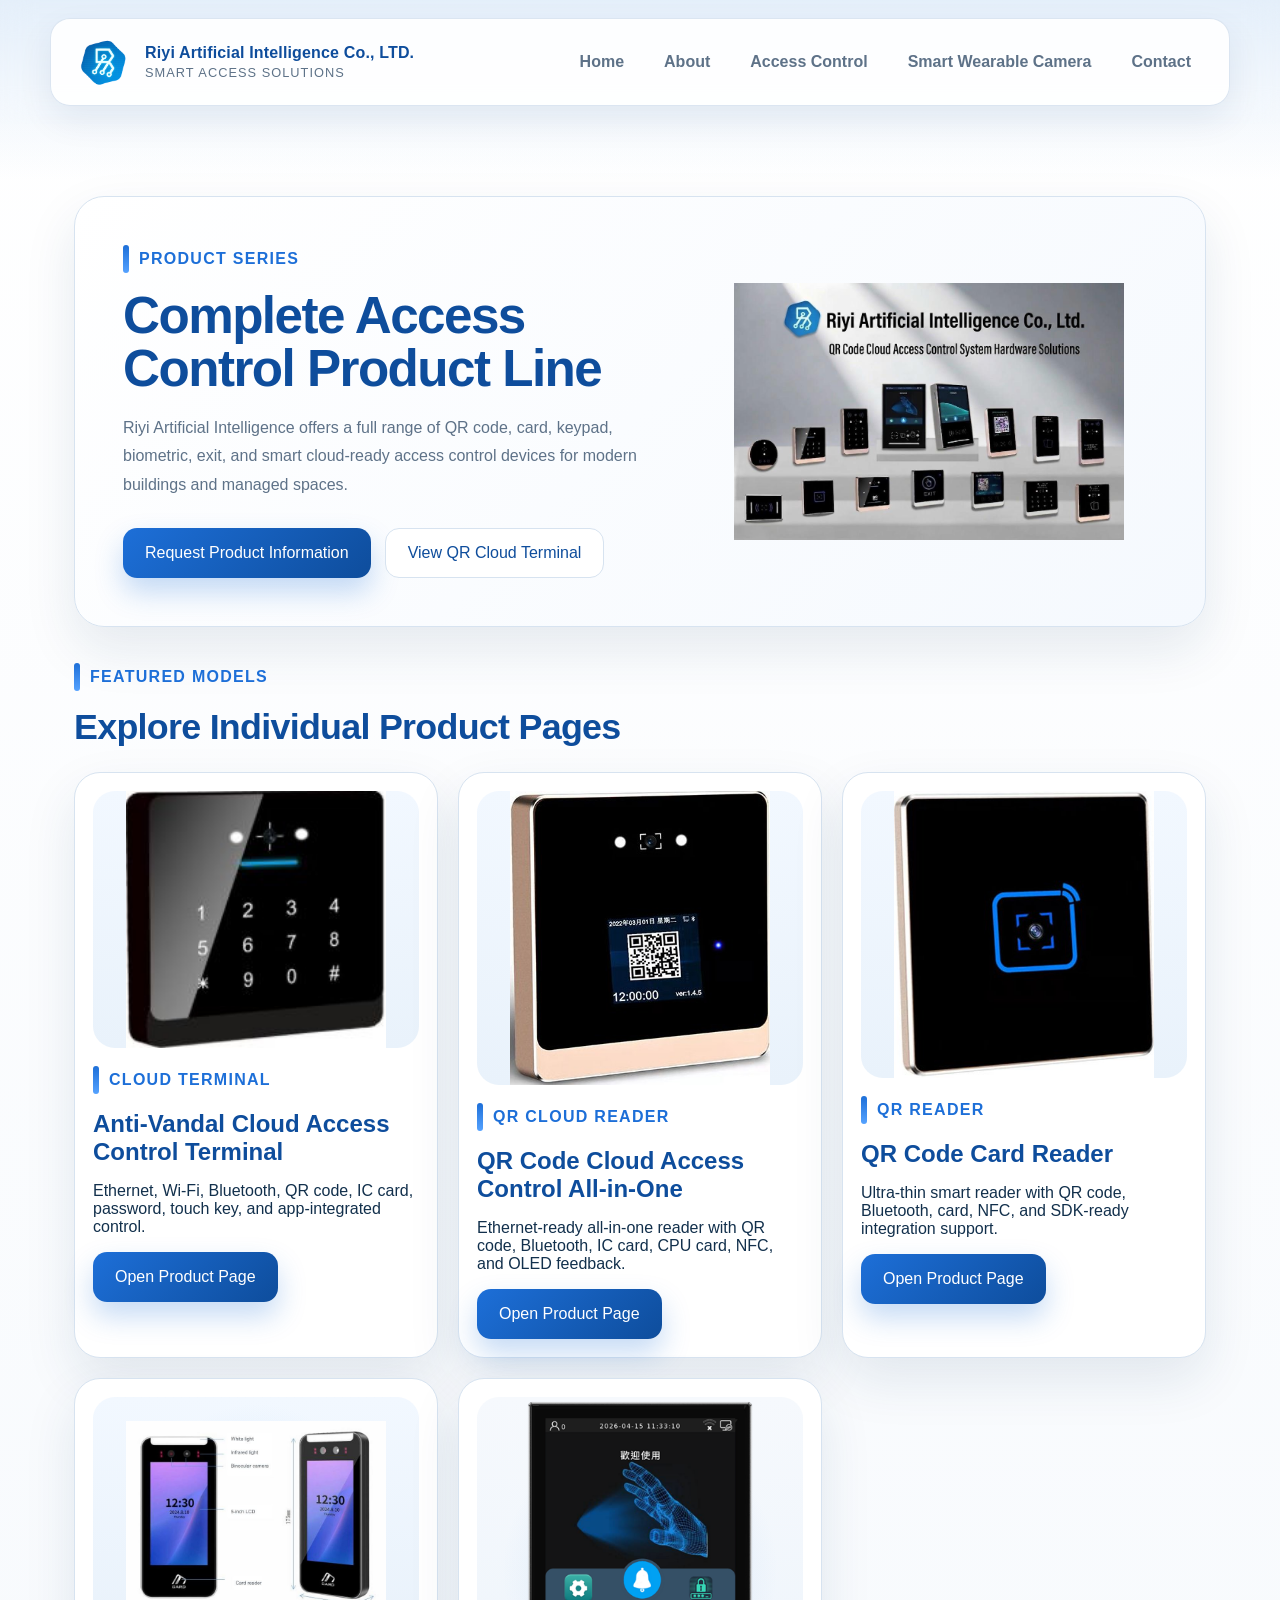
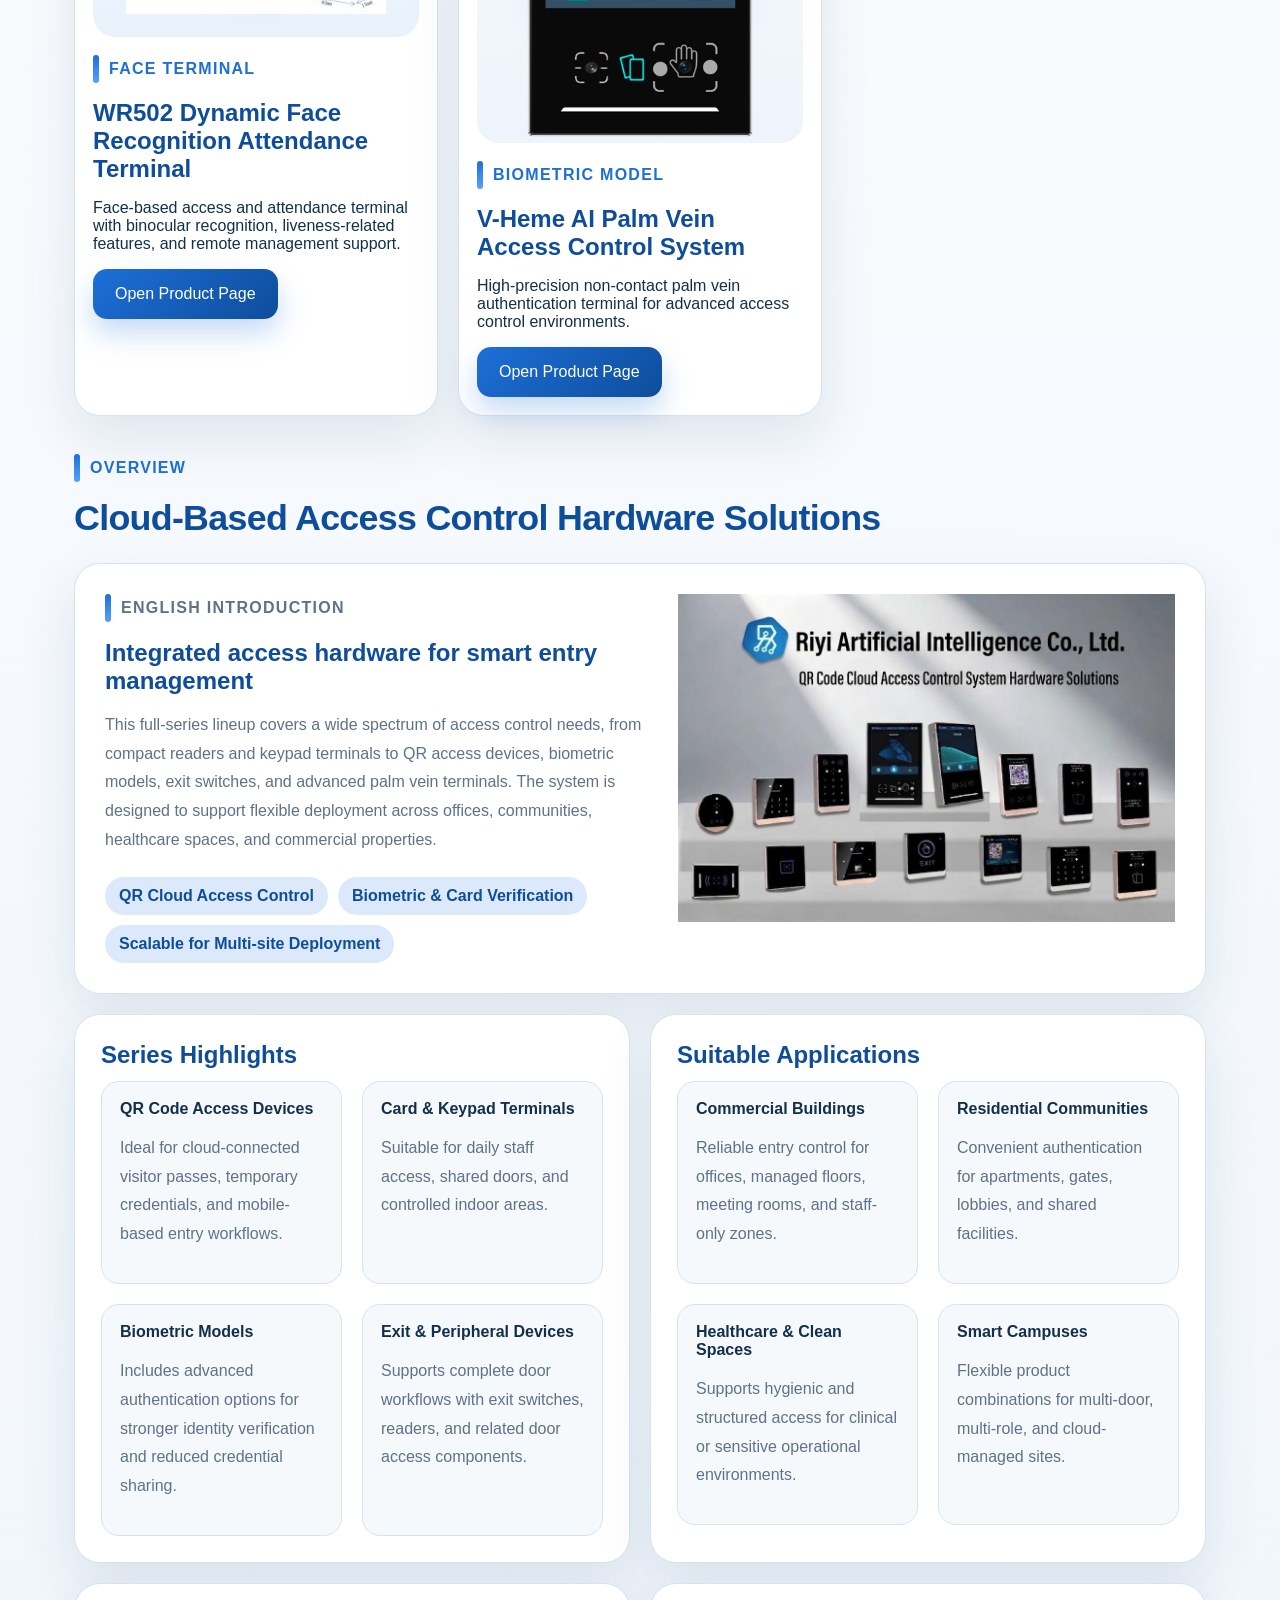
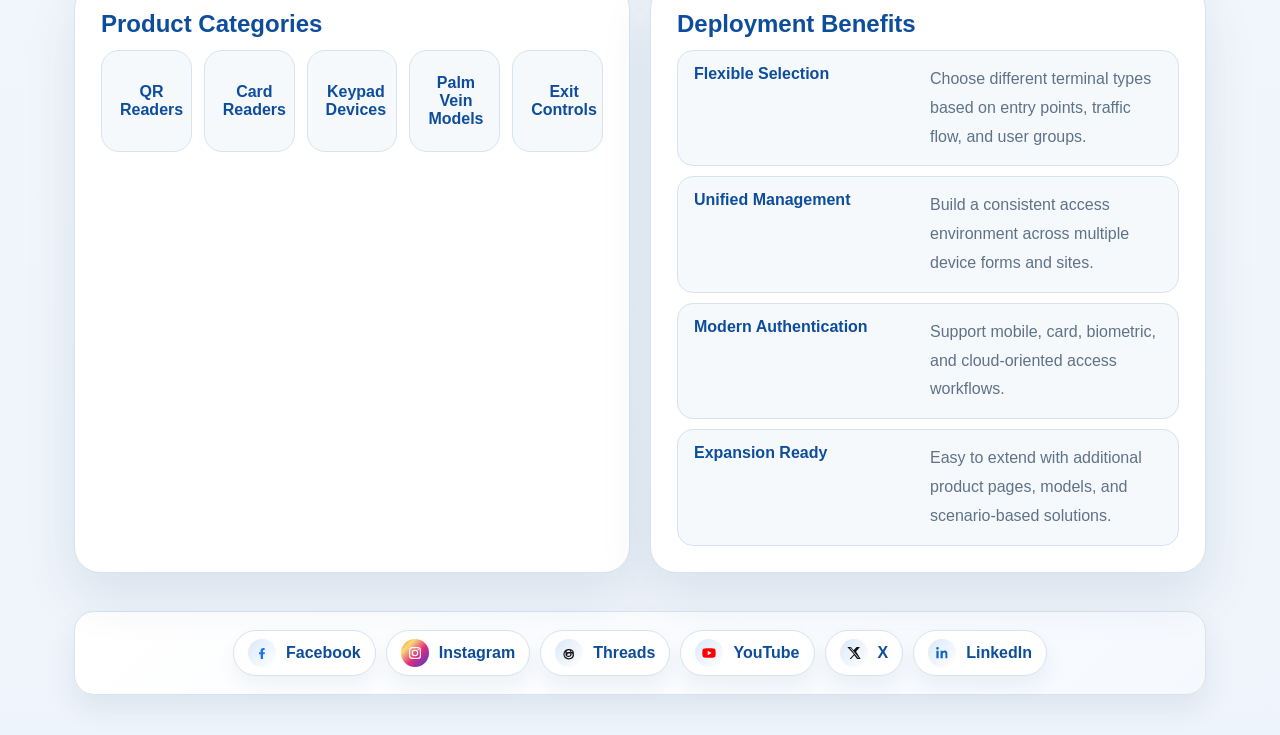
<file: products.html>
<!DOCTYPE html>
<html lang="en">
<head>
  <meta charset="UTF-8">
  <meta name="viewport" content="width=device-width, initial-scale=1.0">
  <title>Access Control Product Series | Riyi Artificial Intelligence</title>
  <link rel="stylesheet" href="./style.css">
  <script data-goatcounter="https://MYCODE.goatcounter.com/count" async src="//gc.zgo.at/count.js"></script>
</head>
<body>
  <header class="site-header">
    <nav class="navbar" aria-label="Main navigation">
      <a class="logo" href="./index.html#home" aria-label="Back to home">
        <img class="logo-image" src="./assets/dayeasy-logo.png" alt="Riyi AI logo">
        <span class="logo-text-group">
          <span class="logo-title">Riyi Artificial Intelligence Co., LTD.</span>
          <span class="logo-subtitle">Smart Access Solutions</span>
        </span>
      </a>

      <button
        class="menu-toggle"
        type="button"
        aria-expanded="false"
        aria-controls="primary-menu"
        aria-label="Open menu"
      >
        <span></span>
        <span></span>
        <span></span>
      </button>

      <ul class="nav-menu" id="primary-menu">
        <li><a href="./index.html#home">Home</a></li>
        <li><a href="./index.html#about">About</a></li>
        <li><a href="./products.html">Access Control</a></li>
        <li><a href="./smart-wearable-camera.html">Smart Wearable Camera</a></li>
        <li><a href="./index.html#contact">Contact</a></li>
      </ul>
    </nav>
  </header>

  <main>
    <section class="hero product-page-hero">
      <div class="hero-card">
        <div class="hero-copy">
          <p class="eyebrow">Product Series</p>
          <h1>Complete Access Control Product Line</h1>
          <p>Riyi Artificial Intelligence offers a full range of QR code, card, keypad, biometric, exit, and smart cloud-ready access control devices for modern buildings and managed spaces.</p>
          <div class="hero-actions">
            <a class="button button-primary" href="./index.html#contact">Request Product Information</a>
            <a class="button button-secondary" href="./qr-cloud-terminal.html">View QR Cloud Terminal</a>
          </div>
        </div>
        <div class="hero-brand">
          <img class="series-banner-image" src="./assets/products/all-access-products.jpg" alt="Riyi AI access control product lineup overview">
        </div>
      </div>
    </section>

    <section class="info-section">
      <div class="section-heading">
        <p class="eyebrow">Featured Models</p>
        <h2>Explore Individual Product Pages</h2>
      </div>
      <div class="product-list-grid">
        <article class="product-list-card">
          <figure class="product-list-image cloud-terminal-panel">
            <img class="cloud-terminal-main-image" src="./assets/products/cloud-terminal-front.png" alt="Anti-vandal cloud access control terminal">
          </figure>
          <div class="product-list-copy">
            <p class="eyebrow">Cloud Terminal</p>
            <h3>Anti-Vandal Cloud Access Control Terminal</h3>
            <p>Ethernet, Wi-Fi, Bluetooth, QR code, IC card, password, touch key, and app-integrated control.</p>
            <a class="button button-primary" href="./cloud-terminal.html">Open Product Page</a>
          </div>
        </article>

        <article class="product-list-card">
          <figure class="product-list-image cloud-terminal-panel">
            <img class="cloud-terminal-main-image" src="./assets/products/qr-cloud-terminal-front.jpg" alt="QR cloud access control all-in-one">
          </figure>
          <div class="product-list-copy">
            <p class="eyebrow">QR Cloud Reader</p>
            <h3>QR Code Cloud Access Control All-in-One</h3>
            <p>Ethernet-ready all-in-one reader with QR code, Bluetooth, IC card, CPU card, NFC, and OLED feedback.</p>
            <a class="button button-primary" href="./qr-cloud-terminal.html">Open Product Page</a>
          </div>
        </article>

        <article class="product-list-card">
          <figure class="product-list-image cloud-terminal-panel">
            <img class="cloud-terminal-main-image" src="./assets/products/qr-card-reader-front.jpg" alt="QR code card reader">
          </figure>
          <div class="product-list-copy">
            <p class="eyebrow">QR Reader</p>
            <h3>QR Code Card Reader</h3>
            <p>Ultra-thin smart reader with QR code, Bluetooth, card, NFC, and SDK-ready integration support.</p>
            <a class="button button-primary" href="./qr-card-reader.html">Open Product Page</a>
          </div>
        </article>

        <article class="product-list-card">
          <figure class="product-list-image cloud-terminal-panel">
            <img class="cloud-terminal-main-image" src="./assets/products/wr502-face-terminal-main.jpg" alt="WR502 dynamic face recognition attendance terminal">
          </figure>
          <div class="product-list-copy">
            <p class="eyebrow">Face Terminal</p>
            <h3>WR502 Dynamic Face Recognition Attendance Terminal</h3>
            <p>Face-based access and attendance terminal with binocular recognition, liveness-related features, and remote management support.</p>
            <a class="button button-primary" href="./wr502-face-terminal.html">Open Product Page</a>
          </div>
        </article>

        <article class="product-list-card">
          <figure class="product-list-image">
            <img src="./assets/products/palm-vein-front.png" alt="Palm vein access control terminal">
          </figure>
          <div class="product-list-copy">
            <p class="eyebrow">Biometric Model</p>
            <h3>V-Heme AI Palm Vein Access Control System</h3>
            <p>High-precision non-contact palm vein authentication terminal for advanced access control environments.</p>
            <a class="button button-primary" href="./product.html">Open Product Page</a>
          </div>
        </article>
      </div>
    </section>

    <section class="info-section">
      <div class="section-heading">
        <p class="eyebrow">Overview</p>
        <h2>Cloud-Based Access Control Hardware Solutions</h2>
      </div>
      <div class="product-page">
        <section class="product-hero-panel">
          <div class="product-copy">
            <p class="eyebrow">English Introduction</p>
            <h3>Integrated access hardware for smart entry management</h3>
            <p>This full-series lineup covers a wide spectrum of access control needs, from compact readers and keypad terminals to QR access devices, biometric models, exit switches, and advanced palm vein terminals. The system is designed to support flexible deployment across offices, communities, healthcare spaces, and commercial properties.</p>
            <div class="product-highlight-list">
              <span>QR Cloud Access Control</span>
              <span>Biometric & Card Verification</span>
              <span>Scalable for Multi-site Deployment</span>
            </div>
          </div>
          <figure class="series-overview-image">
            <img class="series-banner-image" src="./assets/products/all-access-products.jpg" alt="Full access control device lineup">
          </figure>
        </section>

        <section class="product-detail-grid">
          <article class="product-card">
            <h3>Series Highlights</h3>
            <div class="feature-grid">
              <div class="feature-item">
                <strong>QR Code Access Devices</strong>
                <p>Ideal for cloud-connected visitor passes, temporary credentials, and mobile-based entry workflows.</p>
              </div>
              <div class="feature-item">
                <strong>Card & Keypad Terminals</strong>
                <p>Suitable for daily staff access, shared doors, and controlled indoor areas.</p>
              </div>
              <div class="feature-item">
                <strong>Biometric Models</strong>
                <p>Includes advanced authentication options for stronger identity verification and reduced credential sharing.</p>
              </div>
              <div class="feature-item">
                <strong>Exit & Peripheral Devices</strong>
                <p>Supports complete door workflows with exit switches, readers, and related door access components.</p>
              </div>
            </div>
          </article>

          <article class="product-card">
            <h3>Suitable Applications</h3>
            <div class="scenario-grid">
              <div class="scenario-item">
                <strong>Commercial Buildings</strong>
                <p>Reliable entry control for offices, managed floors, meeting rooms, and staff-only zones.</p>
              </div>
              <div class="scenario-item">
                <strong>Residential Communities</strong>
                <p>Convenient authentication for apartments, gates, lobbies, and shared facilities.</p>
              </div>
              <div class="scenario-item">
                <strong>Healthcare & Clean Spaces</strong>
                <p>Supports hygienic and structured access for clinical or sensitive operational environments.</p>
              </div>
              <div class="scenario-item">
                <strong>Smart Campuses</strong>
                <p>Flexible product combinations for multi-door, multi-role, and cloud-managed sites.</p>
              </div>
            </div>
          </article>

          <article class="product-card">
            <h3>Product Categories</h3>
            <div class="mode-grid series-mode-grid">
              <div class="mode-item">QR Readers</div>
              <div class="mode-item">Card Readers</div>
              <div class="mode-item">Keypad Devices</div>
              <div class="mode-item">Palm Vein Models</div>
              <div class="mode-item">Exit Controls</div>
            </div>
          </article>

          <article class="product-card">
            <h3>Deployment Benefits</h3>
            <div class="spec-table">
              <div class="spec-row">
                <span>Flexible Selection</span>
                <span>Choose different terminal types based on entry points, traffic flow, and user groups.</span>
              </div>
              <div class="spec-row">
                <span>Unified Management</span>
                <span>Build a consistent access environment across multiple device forms and sites.</span>
              </div>
              <div class="spec-row">
                <span>Modern Authentication</span>
                <span>Support mobile, card, biometric, and cloud-oriented access workflows.</span>
              </div>
              <div class="spec-row">
                <span>Expansion Ready</span>
                <span>Easy to extend with additional product pages, models, and scenario-based solutions.</span>
              </div>
            </div>
          </article>
        </section>
      </div>
    </section>
  </main>

  <footer class="site-footer">
    <div class="social-footer">
      <div class="social-links">
        <a class="social-card social-card-facebook" href="https://www.facebook.com/DayEasyAI" target="_blank" rel="noopener noreferrer" aria-label="Visit DayEasyAI on Facebook">
          <span class="social-icon-badge" aria-hidden="true"><svg viewBox="0 0 24 24" role="presentation"><path d="M13.5 21v-7h2.4l.4-3h-2.8V9.1c0-.9.2-1.6 1.5-1.6H16V4.8c-.5-.1-1.4-.2-2.3-.2-2.3 0-3.8 1.4-3.8 4V11H7.5v3H10V21h3.5Z"/></svg></span>
          <span>Facebook</span>
        </a>
        <a class="social-card social-card-ig" href="https://www.instagram.com/dayeasyai/" target="_blank" rel="noopener noreferrer" aria-label="Visit DayEasyAI on Instagram">
          <span class="social-icon-badge" aria-hidden="true"><svg viewBox="0 0 24 24" role="presentation"><path d="M7.8 3h8.4A4.8 4.8 0 0 1 21 7.8v8.4a4.8 4.8 0 0 1-4.8 4.8H7.8A4.8 4.8 0 0 1 3 16.2V7.8A4.8 4.8 0 0 1 7.8 3Zm0 1.8A3 3 0 0 0 4.8 7.8v8.4a3 3 0 0 0 3 3h8.4a3 3 0 0 0 3-3V7.8a3 3 0 0 0-3-3H7.8Zm8.9 1.3a1.1 1.1 0 1 1 0 2.2 1.1 1.1 0 0 1 0-2.2ZM12 7a5 5 0 1 1 0 10 5 5 0 0 1 0-10Zm0 1.8A3.2 3.2 0 1 0 12 15.2 3.2 3.2 0 0 0 12 8.8Z"/></svg></span>
          <span>Instagram</span>
        </a>
        <a class="social-card social-card-threads" href="https://www.threads.net/@dayeasyai" target="_blank" rel="noopener noreferrer" aria-label="Visit DayEasyAI on Threads">
          <span class="social-icon-badge" aria-hidden="true"><svg viewBox="0 0 24 24" role="presentation"><path d="M15.6 10.2c-.2-2.4-1.8-3.7-4.4-3.7-2.9 0-4.8 1.5-4.8 4 0 1.8 1 3.2 2.9 4l1-.9c-1.4-.6-2-1.5-2-2.9 0-1.7 1.1-2.8 2.9-2.8 1.8 0 2.8.9 3 2.7-1.2-.2-2.4-.2-3.5 0-2.5.3-4 1.6-4 3.7 0 2.2 1.8 3.7 4.5 3.7 2.9 0 4.8-1.5 4.8-4 0-.8-.2-1.5-.5-2.1.6.2 1.1.6 1.4 1.1.4.6.6 1.2.6 2 0 2.9-2.4 4.8-6 4.8-3.7 0-6.2-2.2-6.2-5.8 0-3.9 2.8-6.4 6.4-6.4 3.4 0 5.8 1.7 6.2 4.8l1.7-.2c-.5-4-3.5-6.2-7.8-6.2-4.7 0-8.1 3.2-8.1 8 0 4.6 3.2 7.6 8 7.6 4.6 0 7.8-2.7 7.8-6.6 0-2.5-1.7-4.3-4.6-4.7Zm-1.7 4c0 1.3-1 2.1-2.5 2.1-1.4 0-2.4-.7-2.4-1.8 0-.9.7-1.6 2.1-1.8 1-.2 1.9-.1 2.8.1v1.4Z"/></svg></span>
          <span>Threads</span>
        </a>
        <a class="social-card social-card-youtube" href="https://www.youtube.com/@DayEasy-AI" target="_blank" rel="noopener noreferrer" aria-label="Visit DayEasyAI on YouTube">
          <span class="social-icon-badge" aria-hidden="true"><svg viewBox="0 0 24 24" role="presentation"><path d="M21.6 7.2a2.8 2.8 0 0 0-2-2c-1.8-.5-7.6-.5-7.6-.5s-5.8 0-7.6.5a2.8 2.8 0 0 0-2 2C2 9 2 12 2 12s0 3 .4 4.8a2.8 2.8 0 0 0 2 2c1.8.5 7.6.5 7.6.5s5.8 0 7.6-.5a2.8 2.8 0 0 0 2-2c.4-1.8.4-4.8.4-4.8s0-3-.4-4.8ZM10 15.5v-7l6 3.5-6 3.5Z"/></svg></span>
          <span>YouTube</span>
        </a>
        <a class="social-card social-card-x" href="https://x.com/DayeasyAITaiwan" target="_blank" rel="noopener noreferrer" aria-label="Visit DayEasyAI on X">
          <span class="social-icon-badge" aria-hidden="true"><svg viewBox="0 0 24 24" role="presentation"><path d="M18.9 3H21l-5.9 6.8L22 21h-5.4l-4.2-5.5L7.5 21H5.4l6.4-7.3L2 3h5.5l3.8 5 4.6-5ZM18.1 19.6h1.2L6.9 4.3H5.6l12.5 15.3Z"/></svg></span>
          <span>X</span>
        </a>
        <a class="social-card social-card-linkedin" href="https://www.linkedin.com/company/dayeasy-ai" target="_blank" rel="noopener noreferrer" aria-label="Visit DayEasyAI on LinkedIn">
          <span class="social-icon-badge" aria-hidden="true"><svg viewBox="0 0 24 24" role="presentation"><path d="M6.94 8.5H3.56V20h3.38V8.5ZM5.25 3A1.97 1.97 0 0 0 3.28 5c0 1.08.88 1.97 1.97 1.97A1.98 1.98 0 0 0 7.22 5 1.98 1.98 0 0 0 5.25 3ZM20 12.9c0-3.08-1.64-4.52-3.82-4.52-1.76 0-2.55.97-2.99 1.65V8.5H9.81c.04 1.01 0 11.5 0 11.5h3.38v-6.42c0-.34.02-.68.13-.92.27-.68.88-1.39 1.91-1.39 1.35 0 1.89 1.03 1.89 2.54V20H20v-7.1Z"/></svg></span>
          <span>LinkedIn</span>
        </a>
      </div>
    </div>
  </footer>

  <script src="./script.js"></script>
</body>
</html>
</file>
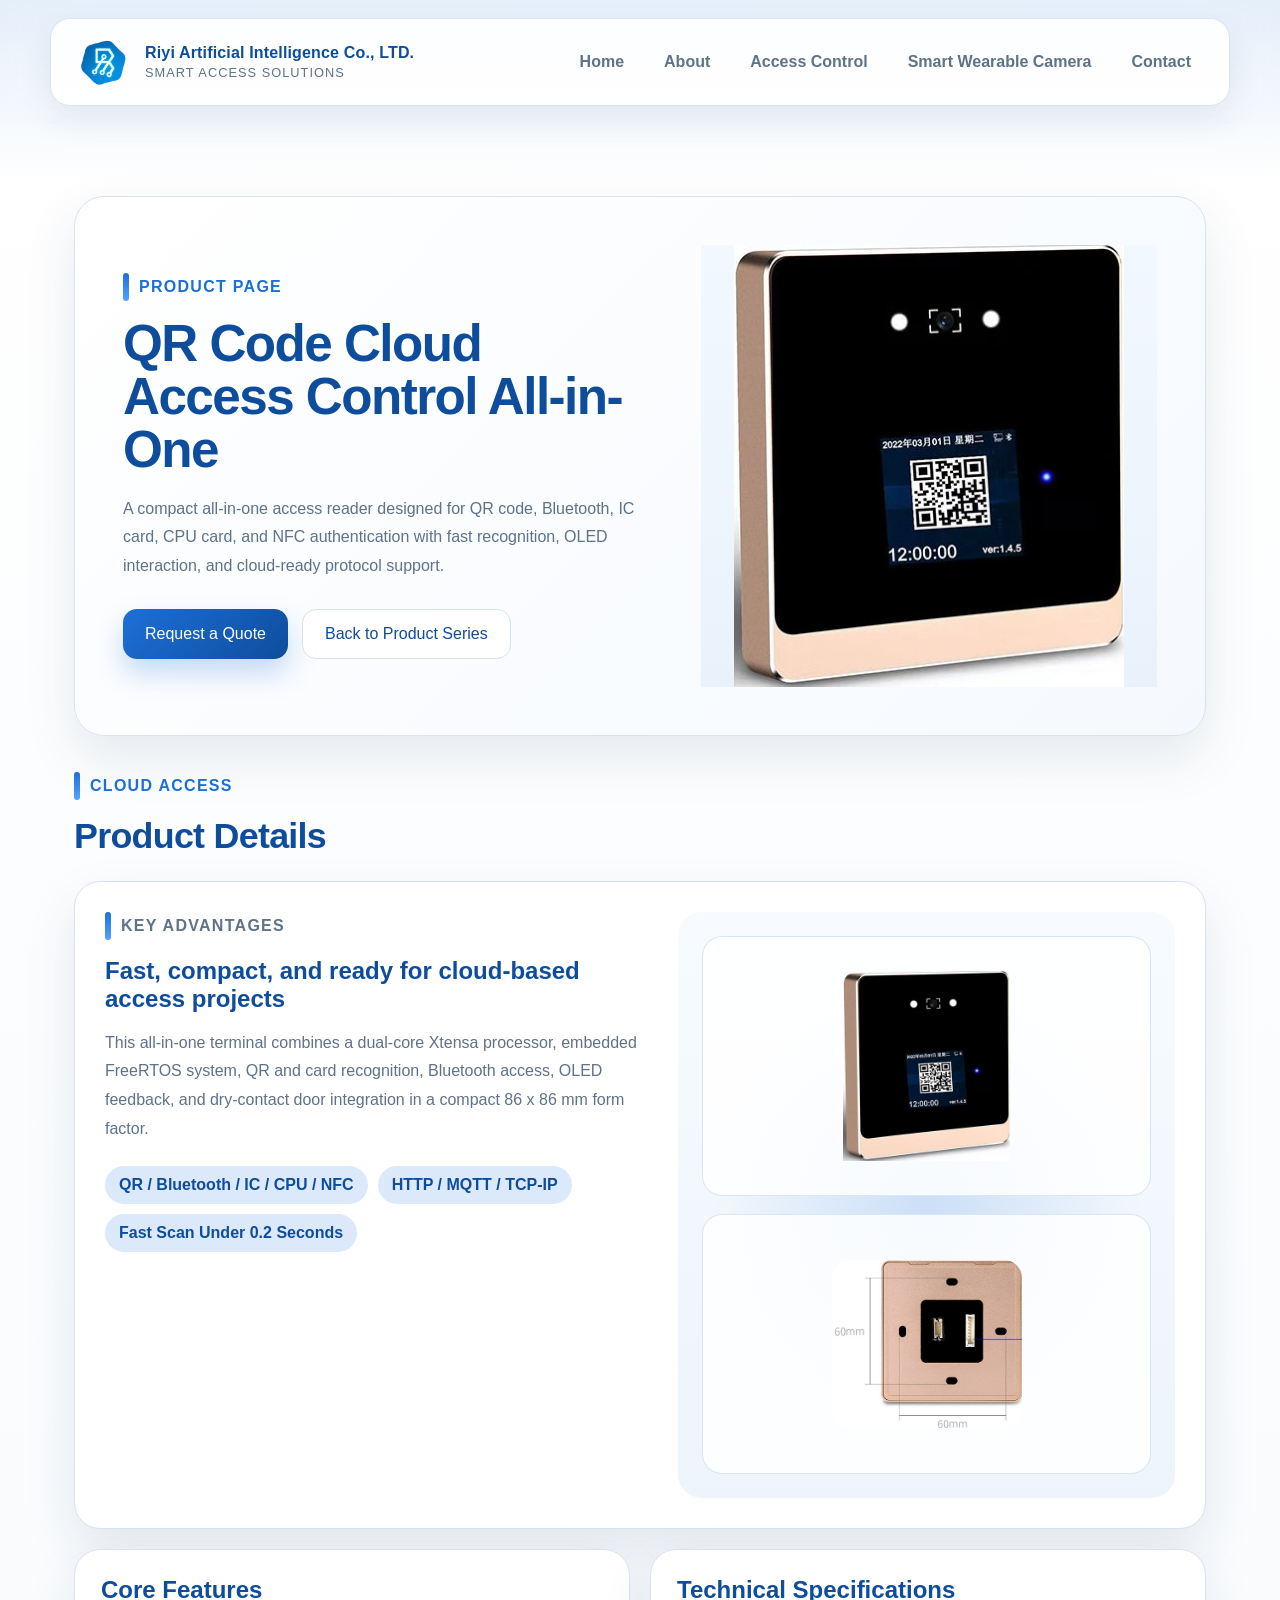
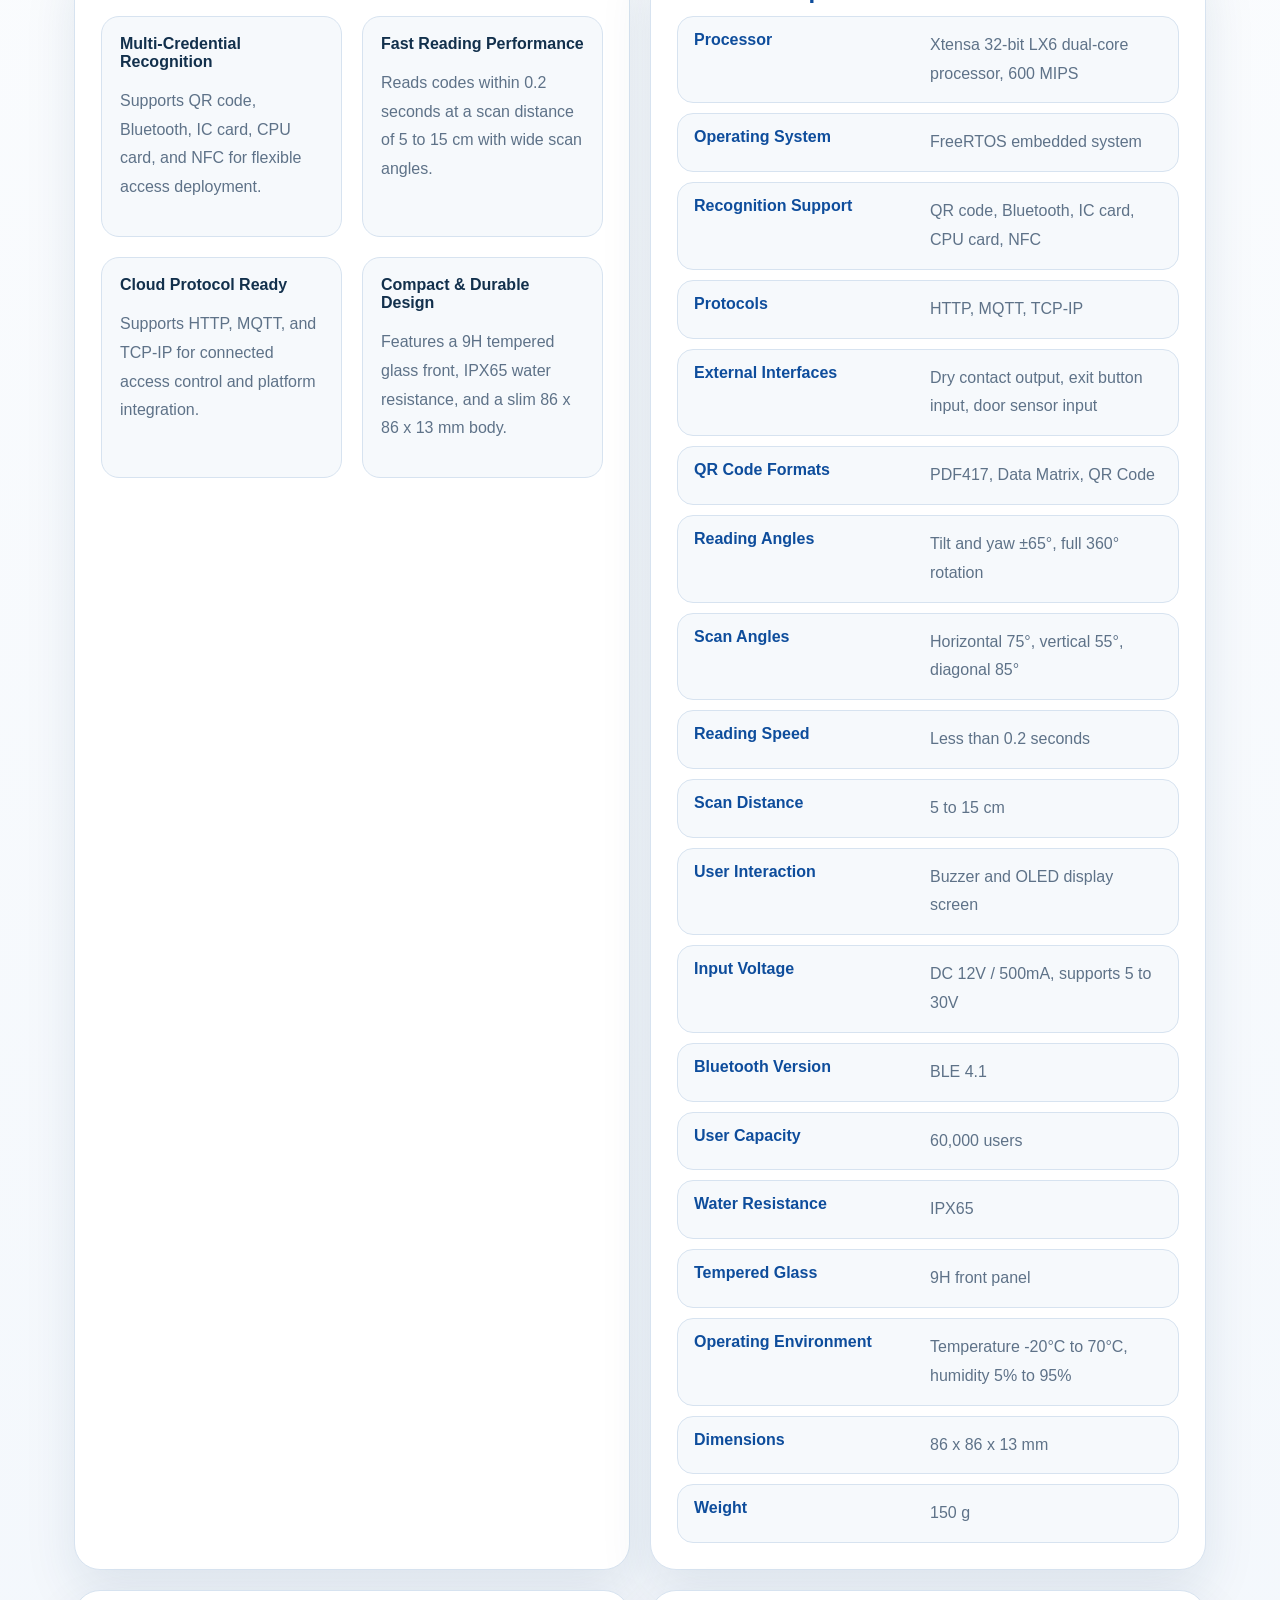
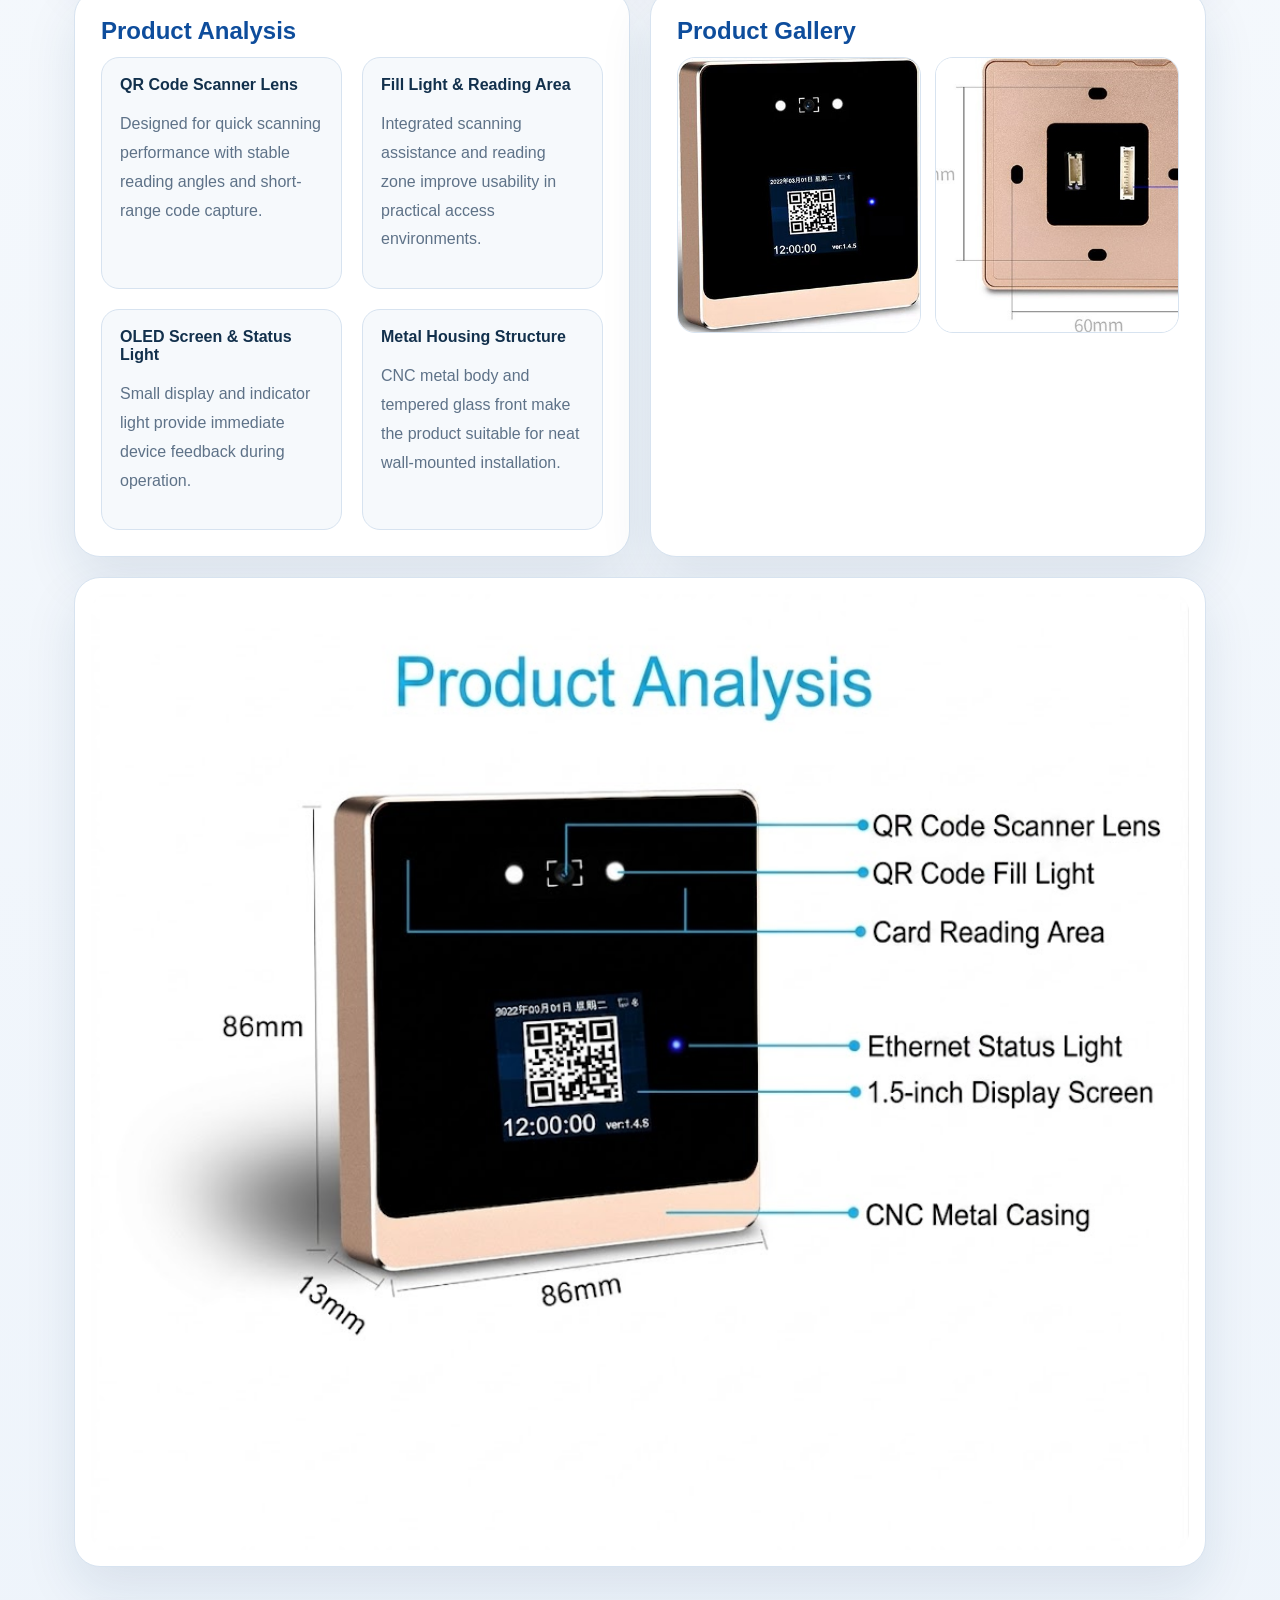
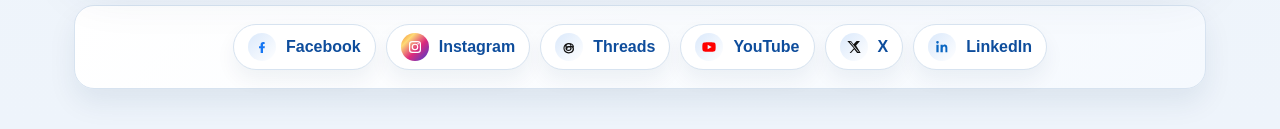
<file: qr-cloud-terminal.html>
<!DOCTYPE html>
<html lang="en">
<head>
  <meta charset="UTF-8">
  <meta name="viewport" content="width=device-width, initial-scale=1.0">
  <title>QR Code Cloud Access Control All-in-One</title>
  <link rel="stylesheet" href="./style.css">
  <script data-goatcounter="https://MYCODE.goatcounter.com/count" async src="//gc.zgo.at/count.js"></script>
</head>
<body>
  <header class="site-header">
    <nav class="navbar" aria-label="Main navigation">
      <a class="logo" href="./index.html#home" aria-label="Back to home">
        <img class="logo-image" src="./assets/dayeasy-logo.png" alt="Riyi AI logo">
        <span class="logo-text-group">
          <span class="logo-title">Riyi Artificial Intelligence Co., LTD.</span>
          <span class="logo-subtitle">Smart Access Solutions</span>
        </span>
      </a>

      <button
        class="menu-toggle"
        type="button"
        aria-expanded="false"
        aria-controls="primary-menu"
        aria-label="Open menu"
      >
        <span></span>
        <span></span>
        <span></span>
      </button>

      <ul class="nav-menu" id="primary-menu">
        <li><a href="./index.html#home">Home</a></li>
        <li><a href="./index.html#about">About</a></li>
        <li><a href="./products.html">Access Control</a></li>
        <li><a href="./smart-wearable-camera.html">Smart Wearable Camera</a></li>
        <li><a href="./index.html#contact">Contact</a></li>
      </ul>
    </nav>
  </header>

  <main>
    <section class="hero product-page-hero">
      <div class="hero-card">
        <div class="hero-copy">
          <p class="eyebrow">Product Page</p>
          <h1>QR Code Cloud Access Control All-in-One</h1>
          <p>A compact all-in-one access reader designed for QR code, Bluetooth, IC card, CPU card, and NFC authentication with fast recognition, OLED interaction, and cloud-ready protocol support.</p>
          <div class="hero-actions">
            <a class="button button-primary" href="./index.html#contact">Request a Quote</a>
            <a class="button button-secondary" href="./products.html">Back to Product Series</a>
          </div>
        </div>
        <div class="hero-brand cloud-terminal-panel">
          <img class="cloud-terminal-main-image cloud-terminal-hero-image" src="./assets/products/qr-cloud-terminal-front.jpg" alt="QR cloud access control terminal front view">
        </div>
      </div>
    </section>

    <section class="info-section">
      <div class="section-heading">
        <p class="eyebrow">Cloud Access</p>
        <h2>Product Details</h2>
      </div>
      <div class="product-page">
        <section class="product-hero-panel">
          <div class="product-copy">
            <p class="eyebrow">Key Advantages</p>
            <h3>Fast, compact, and ready for cloud-based access projects</h3>
            <p>This all-in-one terminal combines a dual-core Xtensa processor, embedded FreeRTOS system, QR and card recognition, Bluetooth access, OLED feedback, and dry-contact door integration in a compact 86 x 86 mm form factor.</p>
            <div class="product-highlight-list">
              <span>QR / Bluetooth / IC / CPU / NFC</span>
              <span>HTTP / MQTT / TCP-IP</span>
              <span>Fast Scan Under 0.2 Seconds</span>
            </div>
          </div>
          <div class="product-visual-stack">
            <figure class="device-shot front-shot cloud-terminal-panel">
              <img class="cloud-terminal-main-image" src="./assets/products/qr-cloud-terminal-front.jpg" alt="QR cloud access control terminal front view">
            </figure>
            <figure class="device-shot angle-shot">
              <img src="./assets/products/qr-cloud-terminal-back.jpg" alt="QR cloud access control terminal back view">
            </figure>
          </div>
        </section>

        <section class="product-detail-grid">
          <article class="product-card">
            <h3>Core Features</h3>
            <div class="feature-grid">
              <div class="feature-item">
                <strong>Multi-Credential Recognition</strong>
                <p>Supports QR code, Bluetooth, IC card, CPU card, and NFC for flexible access deployment.</p>
              </div>
              <div class="feature-item">
                <strong>Fast Reading Performance</strong>
                <p>Reads codes within 0.2 seconds at a scan distance of 5 to 15 cm with wide scan angles.</p>
              </div>
              <div class="feature-item">
                <strong>Cloud Protocol Ready</strong>
                <p>Supports HTTP, MQTT, and TCP-IP for connected access control and platform integration.</p>
              </div>
              <div class="feature-item">
                <strong>Compact & Durable Design</strong>
                <p>Features a 9H tempered glass front, IPX65 water resistance, and a slim 86 x 86 x 13 mm body.</p>
              </div>
            </div>
          </article>

          <article class="product-card">
            <h3>Technical Specifications</h3>
            <div class="spec-table">
              <div class="spec-row"><span>Processor</span><span>Xtensa 32-bit LX6 dual-core processor, 600 MIPS</span></div>
              <div class="spec-row"><span>Operating System</span><span>FreeRTOS embedded system</span></div>
              <div class="spec-row"><span>Recognition Support</span><span>QR code, Bluetooth, IC card, CPU card, NFC</span></div>
              <div class="spec-row"><span>Protocols</span><span>HTTP, MQTT, TCP-IP</span></div>
              <div class="spec-row"><span>External Interfaces</span><span>Dry contact output, exit button input, door sensor input</span></div>
              <div class="spec-row"><span>QR Code Formats</span><span>PDF417, Data Matrix, QR Code</span></div>
              <div class="spec-row"><span>Reading Angles</span><span>Tilt and yaw ±65°, full 360° rotation</span></div>
              <div class="spec-row"><span>Scan Angles</span><span>Horizontal 75°, vertical 55°, diagonal 85°</span></div>
              <div class="spec-row"><span>Reading Speed</span><span>Less than 0.2 seconds</span></div>
              <div class="spec-row"><span>Scan Distance</span><span>5 to 15 cm</span></div>
              <div class="spec-row"><span>User Interaction</span><span>Buzzer and OLED display screen</span></div>
              <div class="spec-row"><span>Input Voltage</span><span>DC 12V / 500mA, supports 5 to 30V</span></div>
              <div class="spec-row"><span>Bluetooth Version</span><span>BLE 4.1</span></div>
              <div class="spec-row"><span>User Capacity</span><span>60,000 users</span></div>
              <div class="spec-row"><span>Water Resistance</span><span>IPX65</span></div>
              <div class="spec-row"><span>Tempered Glass</span><span>9H front panel</span></div>
              <div class="spec-row"><span>Operating Environment</span><span>Temperature -20°C to 70°C, humidity 5% to 95%</span></div>
              <div class="spec-row"><span>Dimensions</span><span>86 x 86 x 13 mm</span></div>
              <div class="spec-row"><span>Weight</span><span>150 g</span></div>
            </div>
          </article>

          <article class="product-card">
            <h3>Product Analysis</h3>
            <div class="scenario-grid">
              <div class="scenario-item"><strong>QR Code Scanner Lens</strong><p>Designed for quick scanning performance with stable reading angles and short-range code capture.</p></div>
              <div class="scenario-item"><strong>Fill Light & Reading Area</strong><p>Integrated scanning assistance and reading zone improve usability in practical access environments.</p></div>
              <div class="scenario-item"><strong>OLED Screen & Status Light</strong><p>Small display and indicator light provide immediate device feedback during operation.</p></div>
              <div class="scenario-item"><strong>Metal Housing Structure</strong><p>CNC metal body and tempered glass front make the product suitable for neat wall-mounted installation.</p></div>
            </div>
          </article>

          <article class="product-card">
            <h3>Product Gallery</h3>
            <div class="gallery-grid">
              <figure class="gallery-item"><img src="./assets/products/qr-cloud-terminal-front.jpg" alt="QR cloud access control terminal front view"></figure>
              <figure class="gallery-item"><img src="./assets/products/qr-cloud-terminal-back.jpg" alt="QR cloud access control terminal back view"></figure>
            </div>
          </article>
        </section>

        <figure class="poster-preview">
          <img src="./assets/products/qr-cloud-terminal-poster.jfif" alt="QR cloud access control all-in-one product analysis poster">
        </figure>
      </div>
    </section>
  </main>

  <footer class="site-footer">
    <div class="social-footer">
      <div class="social-links">
        <a class="social-card social-card-facebook" href="https://www.facebook.com/DayEasyAI" target="_blank" rel="noopener noreferrer" aria-label="Visit DayEasyAI on Facebook">
          <span class="social-icon-badge" aria-hidden="true"><svg viewBox="0 0 24 24" role="presentation"><path d="M13.5 21v-7h2.4l.4-3h-2.8V9.1c0-.9.2-1.6 1.5-1.6H16V4.8c-.5-.1-1.4-.2-2.3-.2-2.3 0-3.8 1.4-3.8 4V11H7.5v3H10V21h3.5Z"/></svg></span>
          <span>Facebook</span>
        </a>
        <a class="social-card social-card-ig" href="https://www.instagram.com/dayeasyai/" target="_blank" rel="noopener noreferrer" aria-label="Visit DayEasyAI on Instagram">
          <span class="social-icon-badge" aria-hidden="true"><svg viewBox="0 0 24 24" role="presentation"><path d="M7.8 3h8.4A4.8 4.8 0 0 1 21 7.8v8.4a4.8 4.8 0 0 1-4.8 4.8H7.8A4.8 4.8 0 0 1 3 16.2V7.8A4.8 4.8 0 0 1 7.8 3Zm0 1.8A3 3 0 0 0 4.8 7.8v8.4a3 3 0 0 0 3 3h8.4a3 3 0 0 0 3-3V7.8a3 3 0 0 0-3-3H7.8Zm8.9 1.3a1.1 1.1 0 1 1 0 2.2 1.1 1.1 0 0 1 0-2.2ZM12 7a5 5 0 1 1 0 10 5 5 0 0 1 0-10Zm0 1.8A3.2 3.2 0 1 0 12 15.2 3.2 3.2 0 0 0 12 8.8Z"/></svg></span>
          <span>Instagram</span>
        </a>
        <a class="social-card social-card-threads" href="https://www.threads.net/@dayeasyai" target="_blank" rel="noopener noreferrer" aria-label="Visit DayEasyAI on Threads">
          <span class="social-icon-badge" aria-hidden="true"><svg viewBox="0 0 24 24" role="presentation"><path d="M15.6 10.2c-.2-2.4-1.8-3.7-4.4-3.7-2.9 0-4.8 1.5-4.8 4 0 1.8 1 3.2 2.9 4l1-.9c-1.4-.6-2-1.5-2-2.9 0-1.7 1.1-2.8 2.9-2.8 1.8 0 2.8.9 3 2.7-1.2-.2-2.4-.2-3.5 0-2.5.3-4 1.6-4 3.7 0 2.2 1.8 3.7 4.5 3.7 2.9 0 4.8-1.5 4.8-4 0-.8-.2-1.5-.5-2.1.6.2 1.1.6 1.4 1.1.4.6.6 1.2.6 2 0 2.9-2.4 4.8-6 4.8-3.7 0-6.2-2.2-6.2-5.8 0-3.9 2.8-6.4 6.4-6.4 3.4 0 5.8 1.7 6.2 4.8l1.7-.2c-.5-4-3.5-6.2-7.8-6.2-4.7 0-8.1 3.2-8.1 8 0 4.6 3.2 7.6 8 7.6 4.6 0 7.8-2.7 7.8-6.6 0-2.5-1.7-4.3-4.6-4.7Zm-1.7 4c0 1.3-1 2.1-2.5 2.1-1.4 0-2.4-.7-2.4-1.8 0-.9.7-1.6 2.1-1.8 1-.2 1.9-.1 2.8.1v1.4Z"/></svg></span>
          <span>Threads</span>
        </a>
        <a class="social-card social-card-youtube" href="https://www.youtube.com/@DayEasy-AI" target="_blank" rel="noopener noreferrer" aria-label="Visit DayEasyAI on YouTube">
          <span class="social-icon-badge" aria-hidden="true"><svg viewBox="0 0 24 24" role="presentation"><path d="M21.6 7.2a2.8 2.8 0 0 0-2-2c-1.8-.5-7.6-.5-7.6-.5s-5.8 0-7.6.5a2.8 2.8 0 0 0-2 2C2 9 2 12 2 12s0 3 .4 4.8a2.8 2.8 0 0 0 2 2c1.8.5 7.6.5 7.6.5s5.8 0 7.6-.5a2.8 2.8 0 0 0 2-2c.4-1.8.4-4.8.4-4.8s0-3-.4-4.8ZM10 15.5v-7l6 3.5-6 3.5Z"/></svg></span>
          <span>YouTube</span>
        </a>
        <a class="social-card social-card-x" href="https://x.com/DayeasyAITaiwan" target="_blank" rel="noopener noreferrer" aria-label="Visit DayEasyAI on X">
          <span class="social-icon-badge" aria-hidden="true"><svg viewBox="0 0 24 24" role="presentation"><path d="M18.9 3H21l-5.9 6.8L22 21h-5.4l-4.2-5.5L7.5 21H5.4l6.4-7.3L2 3h5.5l3.8 5 4.6-5ZM18.1 19.6h1.2L6.9 4.3H5.6l12.5 15.3Z"/></svg></span>
          <span>X</span>
        </a>
        <a class="social-card social-card-linkedin" href="https://www.linkedin.com/company/dayeasy-ai" target="_blank" rel="noopener noreferrer" aria-label="Visit DayEasyAI on LinkedIn">
          <span class="social-icon-badge" aria-hidden="true"><svg viewBox="0 0 24 24" role="presentation"><path d="M6.94 8.5H3.56V20h3.38V8.5ZM5.25 3A1.97 1.97 0 0 0 3.28 5c0 1.08.88 1.97 1.97 1.97A1.98 1.98 0 0 0 7.22 5 1.98 1.98 0 0 0 5.25 3ZM20 12.9c0-3.08-1.64-4.52-3.82-4.52-1.76 0-2.55.97-2.99 1.65V8.5H9.81c.04 1.01 0 11.5 0 11.5h3.38v-6.42c0-.34.02-.68.13-.92.27-.68.88-1.39 1.91-1.39 1.35 0 1.89 1.03 1.89 2.54V20H20v-7.1Z"/></svg></span>
          <span>LinkedIn</span>
        </a>
      </div>
    </div>
  </footer>

  <script src="./script.js"></script>
</body>
</html>
</file>
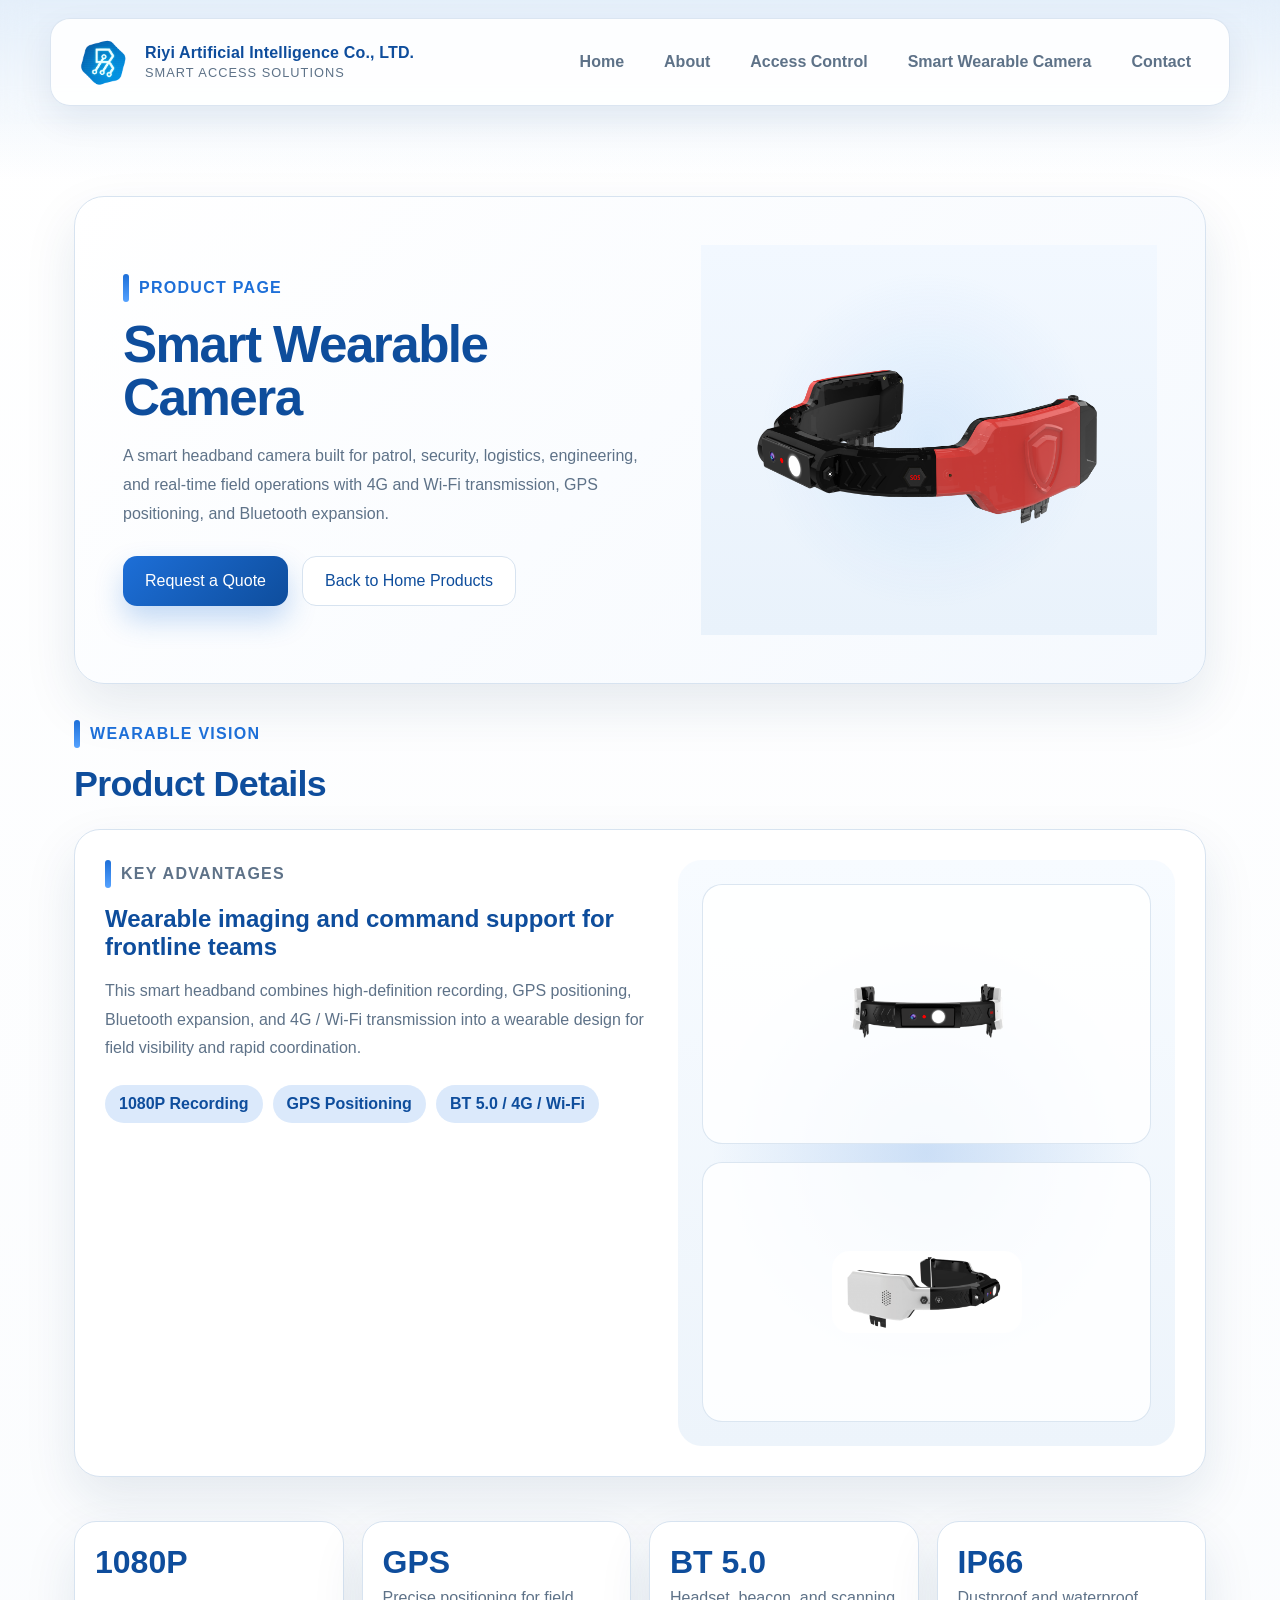
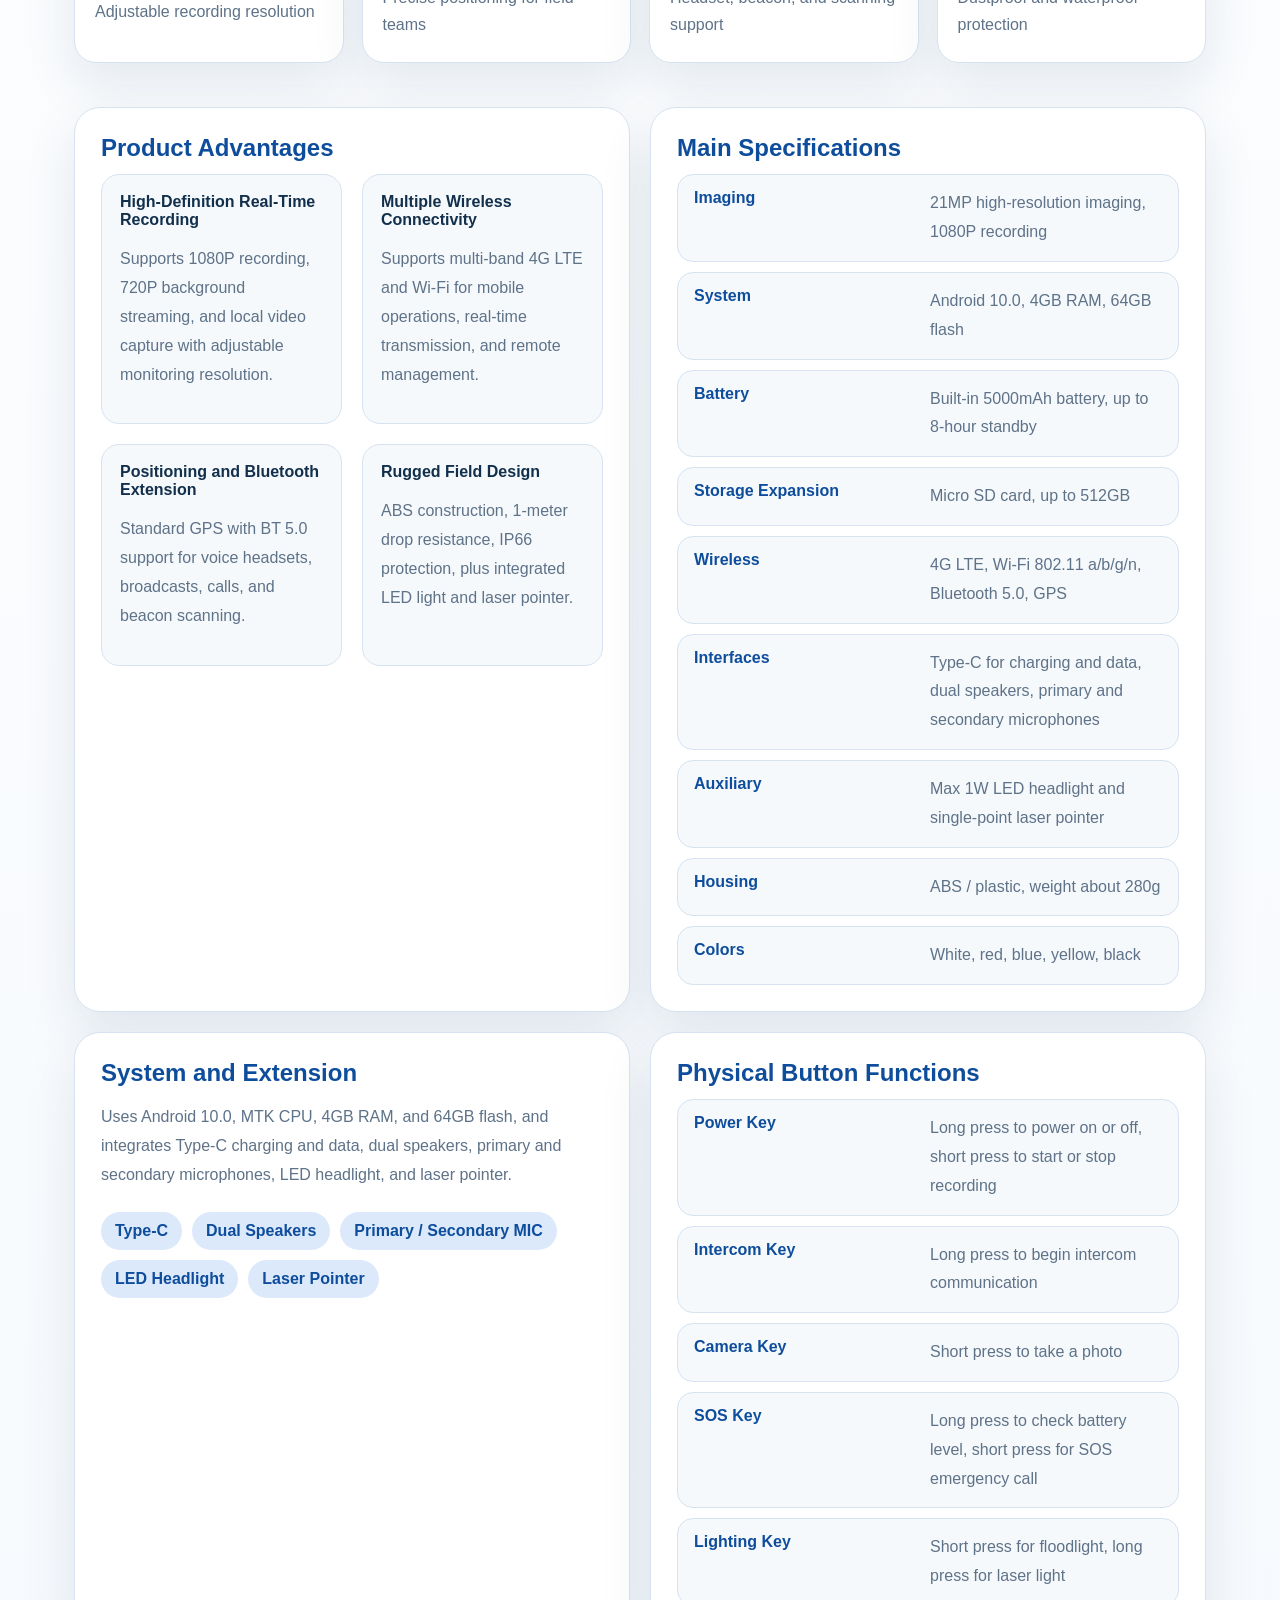
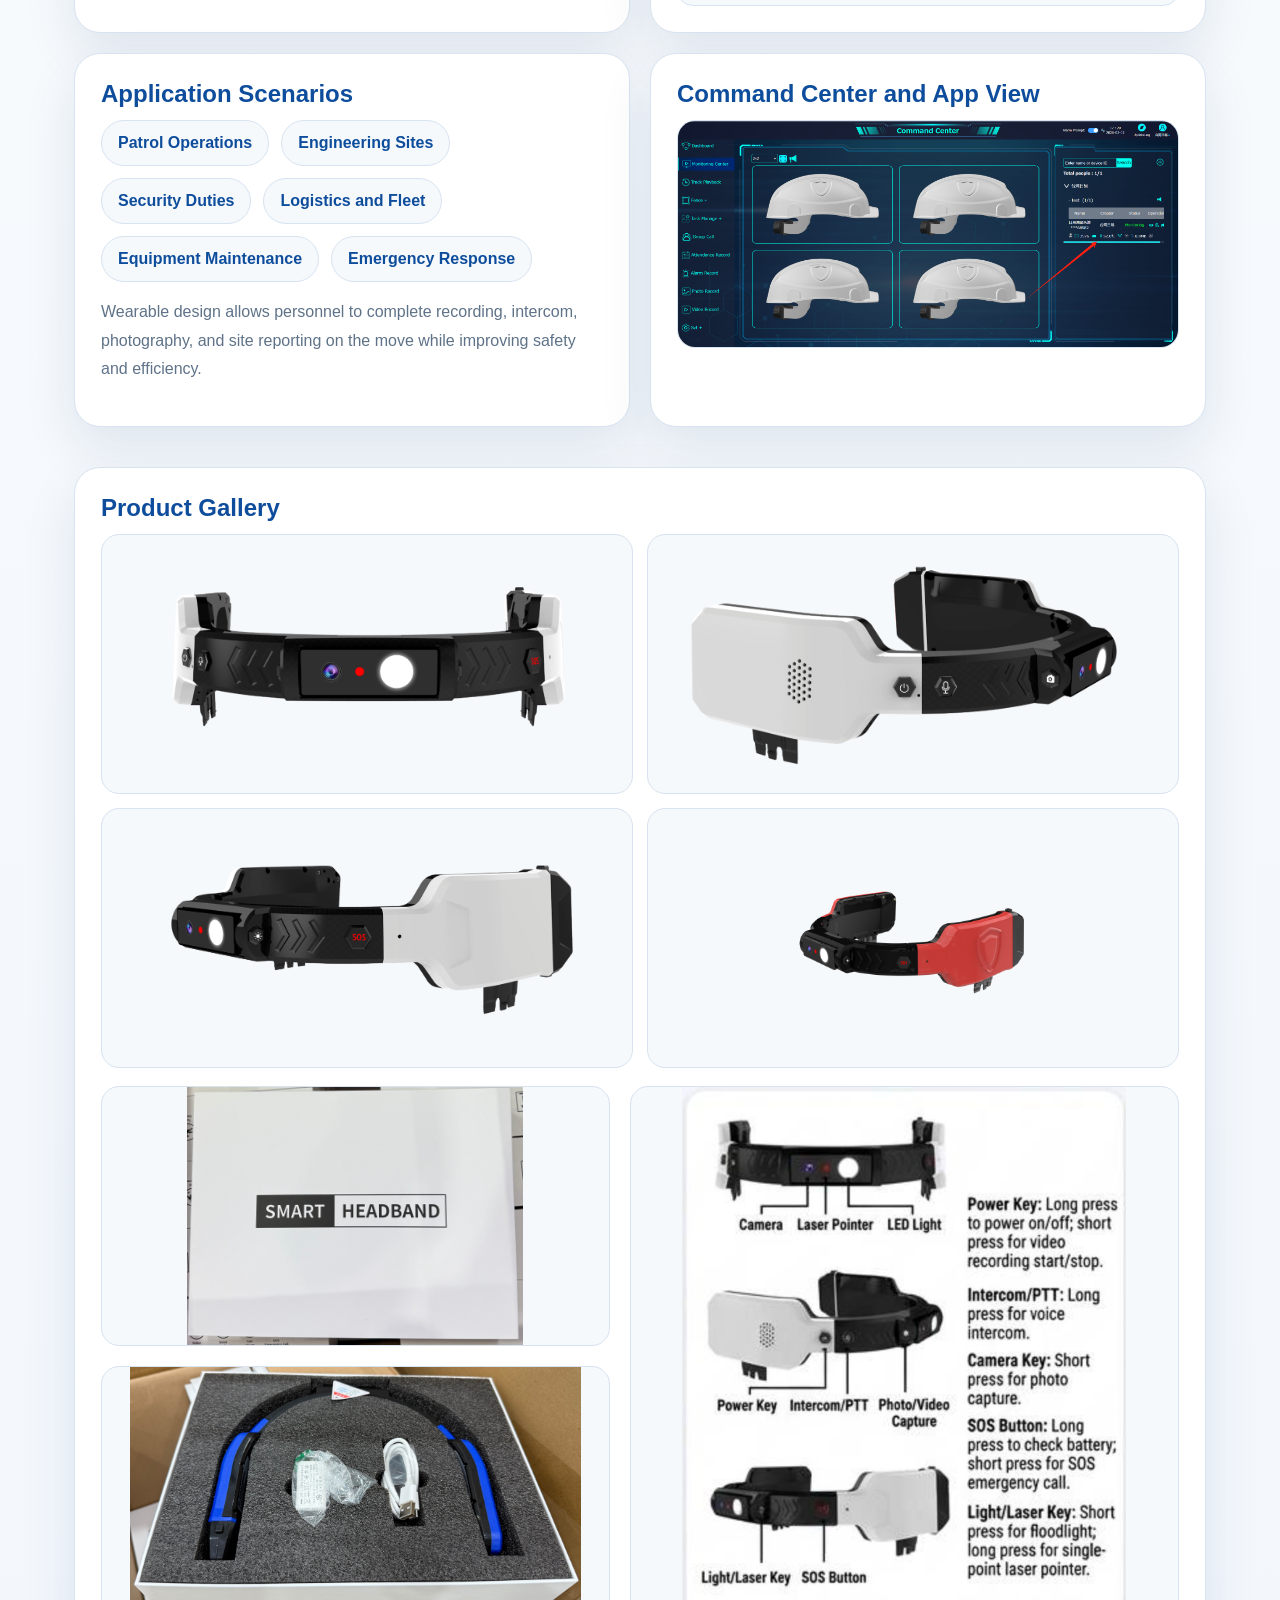
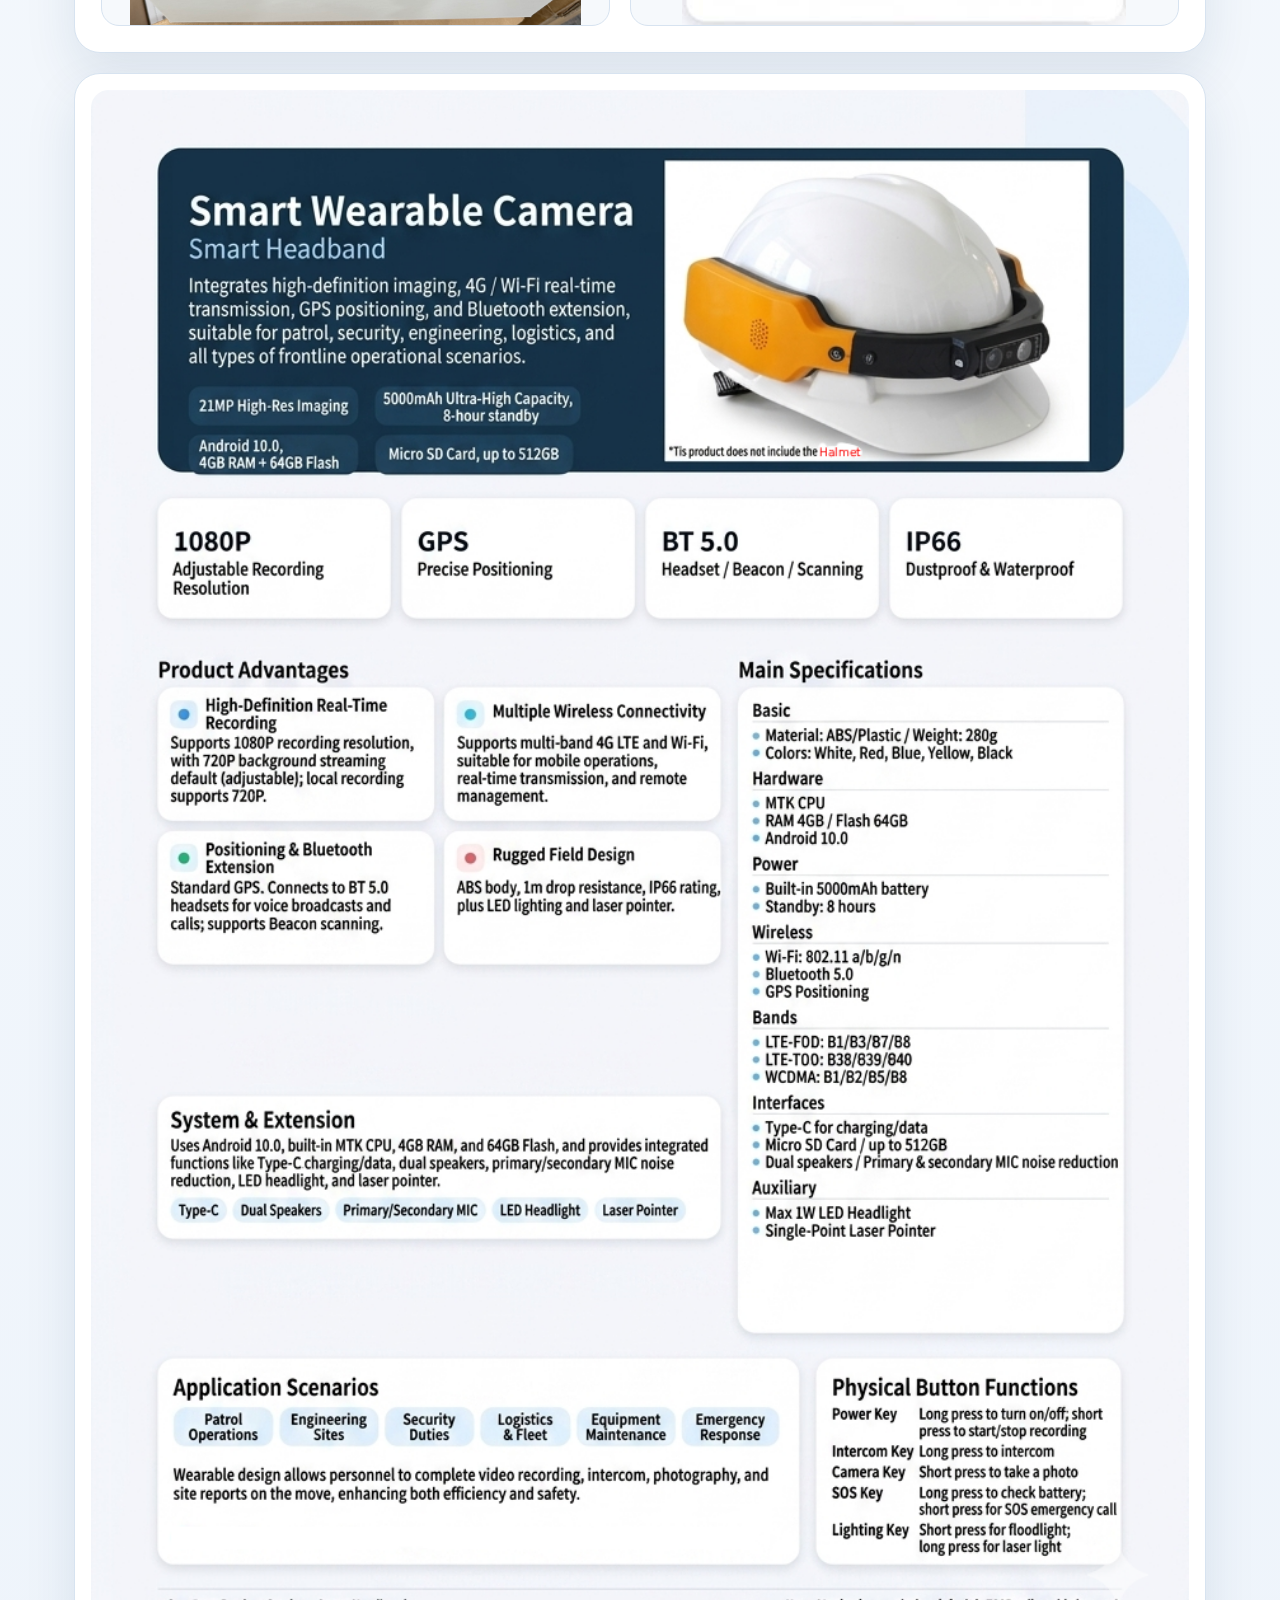
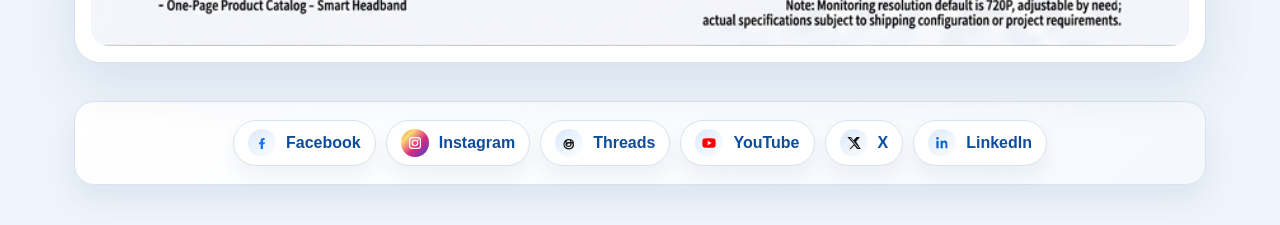
<file: smart-wearable-camera.html>
<!DOCTYPE html>
<html lang="en">
<head>
  <meta charset="UTF-8">
  <meta name="viewport" content="width=device-width, initial-scale=1.0">
  <title>Smart Wearable Camera</title>
  <link rel="stylesheet" href="./style.css">
  <script data-goatcounter="https://MYCODE.goatcounter.com/count" async src="//gc.zgo.at/count.js"></script>
</head>
<body>
  <header class="site-header">
    <nav class="navbar" aria-label="Main navigation">
      <a class="logo" href="./index.html#home" aria-label="Back to home">
        <img class="logo-image" src="./assets/dayeasy-logo.png" alt="Riyi AI logo">
        <span class="logo-text-group">
          <span class="logo-title">Riyi Artificial Intelligence Co., LTD.</span>
          <span class="logo-subtitle">Smart Access Solutions</span>
        </span>
      </a>

      <button
        class="menu-toggle"
        type="button"
        aria-expanded="false"
        aria-controls="primary-menu"
        aria-label="Open menu"
      >
        <span></span>
        <span></span>
        <span></span>
      </button>

      <ul class="nav-menu" id="primary-menu">
        <li><a href="./index.html#home">Home</a></li>
        <li><a href="./index.html#about">About</a></li>
        <li><a href="./products.html">Access Control</a></li>
        <li><a href="./smart-wearable-camera.html">Smart Wearable Camera</a></li>
        <li><a href="./index.html#contact">Contact</a></li>
      </ul>
    </nav>
  </header>

  <main>
    <section class="hero product-page-hero">
      <div class="hero-card">
        <div class="hero-copy">
          <p class="eyebrow">Product Page</p>
          <h1>Smart Wearable Camera</h1>
          <p>A smart headband camera built for patrol, security, logistics, engineering, and real-time field operations with 4G and Wi-Fi transmission, GPS positioning, and Bluetooth expansion.</p>
          <div class="hero-actions">
            <a class="button button-primary" href="./index.html#contact">Request a Quote</a>
            <a class="button button-secondary" href="./index.html#products">Back to Home Products</a>
          </div>
        </div>
        <div class="hero-brand cloud-terminal-panel">
          <img class="cloud-terminal-main-image cloud-terminal-hero-image" src="./assets/products/smart-headband-helmet.png" alt="Smart wearable camera mounted on a safety helmet">
        </div>
      </div>
    </section>

    <section class="info-section">
      <div class="section-heading">
        <p class="eyebrow">Wearable Vision</p>
        <h2>Product Details</h2>
      </div>
      <div class="product-page">
        <section class="product-hero-panel">
          <div class="product-copy">
            <p class="eyebrow">Key Advantages</p>
            <h3>Wearable imaging and command support for frontline teams</h3>
            <p>This smart headband combines high-definition recording, GPS positioning, Bluetooth expansion, and 4G / Wi-Fi transmission into a wearable design for field visibility and rapid coordination.</p>
            <div class="product-highlight-list">
              <span>1080P Recording</span>
              <span>GPS Positioning</span>
              <span>BT 5.0 / 4G / Wi-Fi</span>
            </div>
          </div>
          <div class="product-visual-stack">
            <figure class="device-shot front-shot cloud-terminal-panel wearable-hero-shot">
              <img class="cloud-terminal-main-image" src="./assets/products/smart-headband-side-red.png" alt="Smart wearable camera side view">
            </figure>
            <figure class="device-shot angle-shot wearable-hero-shot">
              <img src="./assets/products/smart-headband-front-white.png" alt="Smart wearable camera front view">
            </figure>
          </div>
        </section>

        <section class="wearable-stat-grid">
          <article class="wearable-stat-card">
            <strong>1080P</strong>
            <span>Adjustable recording resolution</span>
          </article>
          <article class="wearable-stat-card">
            <strong>GPS</strong>
            <span>Precise positioning for field teams</span>
          </article>
          <article class="wearable-stat-card">
            <strong>BT 5.0</strong>
            <span>Headset, beacon, and scanning support</span>
          </article>
          <article class="wearable-stat-card">
            <strong>IP66</strong>
            <span>Dustproof and waterproof protection</span>
          </article>
        </section>

        <section class="product-detail-grid">
          <article class="product-card">
            <h3>Product Advantages</h3>
            <div class="feature-grid">
              <div class="feature-item">
                <strong>High-Definition Real-Time Recording</strong>
                <p>Supports 1080P recording, 720P background streaming, and local video capture with adjustable monitoring resolution.</p>
              </div>
              <div class="feature-item">
                <strong>Multiple Wireless Connectivity</strong>
                <p>Supports multi-band 4G LTE and Wi-Fi for mobile operations, real-time transmission, and remote management.</p>
              </div>
              <div class="feature-item">
                <strong>Positioning and Bluetooth Extension</strong>
                <p>Standard GPS with BT 5.0 support for voice headsets, broadcasts, calls, and beacon scanning.</p>
              </div>
              <div class="feature-item">
                <strong>Rugged Field Design</strong>
                <p>ABS construction, 1-meter drop resistance, IP66 protection, plus integrated LED light and laser pointer.</p>
              </div>
            </div>
          </article>

          <article class="product-card">
            <h3>Main Specifications</h3>
            <div class="spec-table">
              <div class="spec-row"><span>Imaging</span><span>21MP high-resolution imaging, 1080P recording</span></div>
              <div class="spec-row"><span>System</span><span>Android 10.0, 4GB RAM, 64GB flash</span></div>
              <div class="spec-row"><span>Battery</span><span>Built-in 5000mAh battery, up to 8-hour standby</span></div>
              <div class="spec-row"><span>Storage Expansion</span><span>Micro SD card, up to 512GB</span></div>
              <div class="spec-row"><span>Wireless</span><span>4G LTE, Wi-Fi 802.11 a/b/g/n, Bluetooth 5.0, GPS</span></div>
              <div class="spec-row"><span>Interfaces</span><span>Type-C for charging and data, dual speakers, primary and secondary microphones</span></div>
              <div class="spec-row"><span>Auxiliary</span><span>Max 1W LED headlight and single-point laser pointer</span></div>
              <div class="spec-row"><span>Housing</span><span>ABS / plastic, weight about 280g</span></div>
              <div class="spec-row"><span>Colors</span><span>White, red, blue, yellow, black</span></div>
            </div>
          </article>

          <article class="product-card wearable-system-card">
            <h3>System and Extension</h3>
            <p>Uses Android 10.0, MTK CPU, 4GB RAM, and 64GB flash, and integrates Type-C charging and data, dual speakers, primary and secondary microphones, LED headlight, and laser pointer.</p>
            <div class="product-highlight-list">
              <span>Type-C</span>
              <span>Dual Speakers</span>
              <span>Primary / Secondary MIC</span>
              <span>LED Headlight</span>
              <span>Laser Pointer</span>
            </div>
          </article>

          <article class="product-card">
            <h3>Physical Button Functions</h3>
            <div class="spec-table">
              <div class="spec-row"><span>Power Key</span><span>Long press to power on or off, short press to start or stop recording</span></div>
              <div class="spec-row"><span>Intercom Key</span><span>Long press to begin intercom communication</span></div>
              <div class="spec-row"><span>Camera Key</span><span>Short press to take a photo</span></div>
              <div class="spec-row"><span>SOS Key</span><span>Long press to check battery level, short press for SOS emergency call</span></div>
              <div class="spec-row"><span>Lighting Key</span><span>Short press for floodlight, long press for laser light</span></div>
            </div>
          </article>

          <article class="product-card">
            <h3>Application Scenarios</h3>
            <div class="wearable-tag-list">
              <span class="wearable-tag">Patrol Operations</span>
              <span class="wearable-tag">Engineering Sites</span>
              <span class="wearable-tag">Security Duties</span>
              <span class="wearable-tag">Logistics and Fleet</span>
              <span class="wearable-tag">Equipment Maintenance</span>
              <span class="wearable-tag">Emergency Response</span>
            </div>
            <p class="wearable-caption">Wearable design allows personnel to complete recording, intercom, photography, and site reporting on the move while improving safety and efficiency.</p>
          </article>

          <article class="product-card">
            <h3>Command Center and App View</h3>
            <div class="gallery-grid gallery-grid-single">
              <figure class="gallery-item gallery-item-app">
                <img src="./assets/products/smart-headband-command-center.png" alt="Smart wearable camera command center interface">
              </figure>
            </div>
          </article>
        </section>

        <section class="product-card wearable-gallery-panel">
          <h3>Product Gallery</h3>
          <div class="gallery-grid wearable-gallery-grid">
            <figure class="gallery-item wearable-gallery-wide"><img src="./assets/products/smart-headband-side-red.png" alt="Smart wearable camera red side view"></figure>
            <figure class="gallery-item"><img src="./assets/products/smart-headband-front-white.png" alt="Smart wearable camera front view"></figure>
            <figure class="gallery-item wearable-gallery-wide"><img src="./assets/products/smart-headband-side-white.png" alt="Smart wearable camera white side view"></figure>
            <figure class="gallery-item"><img src="./assets/products/smart-headband-helmet.png" alt="Smart wearable camera mounted on a helmet"></figure>
          </div>
          <div class="wearable-gallery-focus-grid">
            <figure class="gallery-item wearable-gallery-box"><img src="./assets/products/smart-headband-box.jpg" alt="Smart headband product box"></figure>
            <figure class="gallery-item wearable-gallery-included"><img src="./assets/products/smart-headband-included.jpg" alt="Smart headband included accessories"></figure>
            <figure class="gallery-item wearable-gallery-tall"><img class="wearable-gallery-tall-image" src="./assets/products/smart-headband-buttons.jpg" alt="Smart headband button function overview"></figure>
          </div>
        </section>

        <figure class="poster-preview">
          <img src="./assets/products/smart-headband-poster.png" alt="Smart wearable camera technical overview poster">
        </figure>
      </div>
    </section>
  </main>

  <footer class="site-footer">
    <div class="social-footer">
      <div class="social-links">
        <a class="social-card social-card-facebook" href="https://www.facebook.com/DayEasyAI" target="_blank" rel="noopener noreferrer" aria-label="Visit DayEasyAI on Facebook">
          <span class="social-icon-badge" aria-hidden="true"><svg viewBox="0 0 24 24" role="presentation"><path d="M13.5 21v-7h2.4l.4-3h-2.8V9.1c0-.9.2-1.6 1.5-1.6H16V4.8c-.5-.1-1.4-.2-2.3-.2-2.3 0-3.8 1.4-3.8 4V11H7.5v3H10V21h3.5Z"/></svg></span>
          <span>Facebook</span>
        </a>
        <a class="social-card social-card-ig" href="https://www.instagram.com/dayeasyai/" target="_blank" rel="noopener noreferrer" aria-label="Visit DayEasyAI on Instagram">
          <span class="social-icon-badge" aria-hidden="true"><svg viewBox="0 0 24 24" role="presentation"><path d="M7.8 3h8.4A4.8 4.8 0 0 1 21 7.8v8.4a4.8 4.8 0 0 1-4.8 4.8H7.8A4.8 4.8 0 0 1 3 16.2V7.8A4.8 4.8 0 0 1 7.8 3Zm0 1.8A3 3 0 0 0 4.8 7.8v8.4a3 3 0 0 0 3 3h8.4a3 3 0 0 0 3-3V7.8a3 3 0 0 0-3-3H7.8Zm8.9 1.3a1.1 1.1 0 1 1 0 2.2 1.1 1.1 0 0 1 0-2.2ZM12 7a5 5 0 1 1 0 10 5 5 0 0 1 0-10Zm0 1.8A3.2 3.2 0 1 0 12 15.2 3.2 3.2 0 0 0 12 8.8Z"/></svg></span>
          <span>Instagram</span>
        </a>
        <a class="social-card social-card-threads" href="https://www.threads.net/@dayeasyai" target="_blank" rel="noopener noreferrer" aria-label="Visit DayEasyAI on Threads">
          <span class="social-icon-badge" aria-hidden="true"><svg viewBox="0 0 24 24" role="presentation"><path d="M15.6 10.2c-.2-2.4-1.8-3.7-4.4-3.7-2.9 0-4.8 1.5-4.8 4 0 1.8 1 3.2 2.9 4l1-.9c-1.4-.6-2-1.5-2-2.9 0-1.7 1.1-2.8 2.9-2.8 1.8 0 2.8.9 3 2.7-1.2-.2-2.4-.2-3.5 0-2.5.3-4 1.6-4 3.7 0 2.2 1.8 3.7 4.5 3.7 2.9 0 4.8-1.5 4.8-4 0-.8-.2-1.5-.5-2.1.6.2 1.1.6 1.4 1.1.4.6.6 1.2.6 2 0 2.9-2.4 4.8-6 4.8-3.7 0-6.2-2.2-6.2-5.8 0-3.9 2.8-6.4 6.4-6.4 3.4 0 5.8 1.7 6.2 4.8l1.7-.2c-.5-4-3.5-6.2-7.8-6.2-4.7 0-8.1 3.2-8.1 8 0 4.6 3.2 7.6 8 7.6 4.6 0 7.8-2.7 7.8-6.6 0-2.5-1.7-4.3-4.6-4.7Zm-1.7 4c0 1.3-1 2.1-2.5 2.1-1.4 0-2.4-.7-2.4-1.8 0-.9.7-1.6 2.1-1.8 1-.2 1.9-.1 2.8.1v1.4Z"/></svg></span>
          <span>Threads</span>
        </a>
        <a class="social-card social-card-youtube" href="https://www.youtube.com/@DayEasy-AI" target="_blank" rel="noopener noreferrer" aria-label="Visit DayEasyAI on YouTube">
          <span class="social-icon-badge" aria-hidden="true"><svg viewBox="0 0 24 24" role="presentation"><path d="M21.6 7.2a2.8 2.8 0 0 0-2-2c-1.8-.5-7.6-.5-7.6-.5s-5.8 0-7.6.5a2.8 2.8 0 0 0-2 2C2 9 2 12 2 12s0 3 .4 4.8a2.8 2.8 0 0 0 2 2c1.8.5 7.6.5 7.6.5s5.8 0 7.6-.5a2.8 2.8 0 0 0 2-2c.4-1.8.4-4.8.4-4.8s0-3-.4-4.8ZM10 15.5v-7l6 3.5-6 3.5Z"/></svg></span>
          <span>YouTube</span>
        </a>
        <a class="social-card social-card-x" href="https://x.com/DayeasyAITaiwan" target="_blank" rel="noopener noreferrer" aria-label="Visit DayEasyAI on X">
          <span class="social-icon-badge" aria-hidden="true"><svg viewBox="0 0 24 24" role="presentation"><path d="M18.9 3H21l-5.9 6.8L22 21h-5.4l-4.2-5.5L7.5 21H5.4l6.4-7.3L2 3h5.5l3.8 5 4.6-5ZM18.1 19.6h1.2L6.9 4.3H5.6l12.5 15.3Z"/></svg></span>
          <span>X</span>
        </a>
        <a class="social-card social-card-linkedin" href="https://www.linkedin.com/company/dayeasy-ai" target="_blank" rel="noopener noreferrer" aria-label="Visit DayEasyAI on LinkedIn">
          <span class="social-icon-badge" aria-hidden="true"><svg viewBox="0 0 24 24" role="presentation"><path d="M6.94 8.5H3.56V20h3.38V8.5ZM5.25 3A1.97 1.97 0 0 0 3.28 5c0 1.08.88 1.97 1.97 1.97A1.98 1.98 0 0 0 7.22 5 1.98 1.98 0 0 0 5.25 3ZM20 12.9c0-3.08-1.64-4.52-3.82-4.52-1.76 0-2.55.97-2.99 1.65V8.5H9.81c.04 1.01 0 11.5 0 11.5h3.38v-6.42c0-.34.02-.68.13-.92.27-.68.88-1.39 1.91-1.39 1.35 0 1.89 1.03 1.89 2.54V20H20v-7.1Z"/></svg></span>
          <span>LinkedIn</span>
        </a>
      </div>
    </div>
  </footer>

  <script src="./script.js"></script>
</body>
</html>
</file>
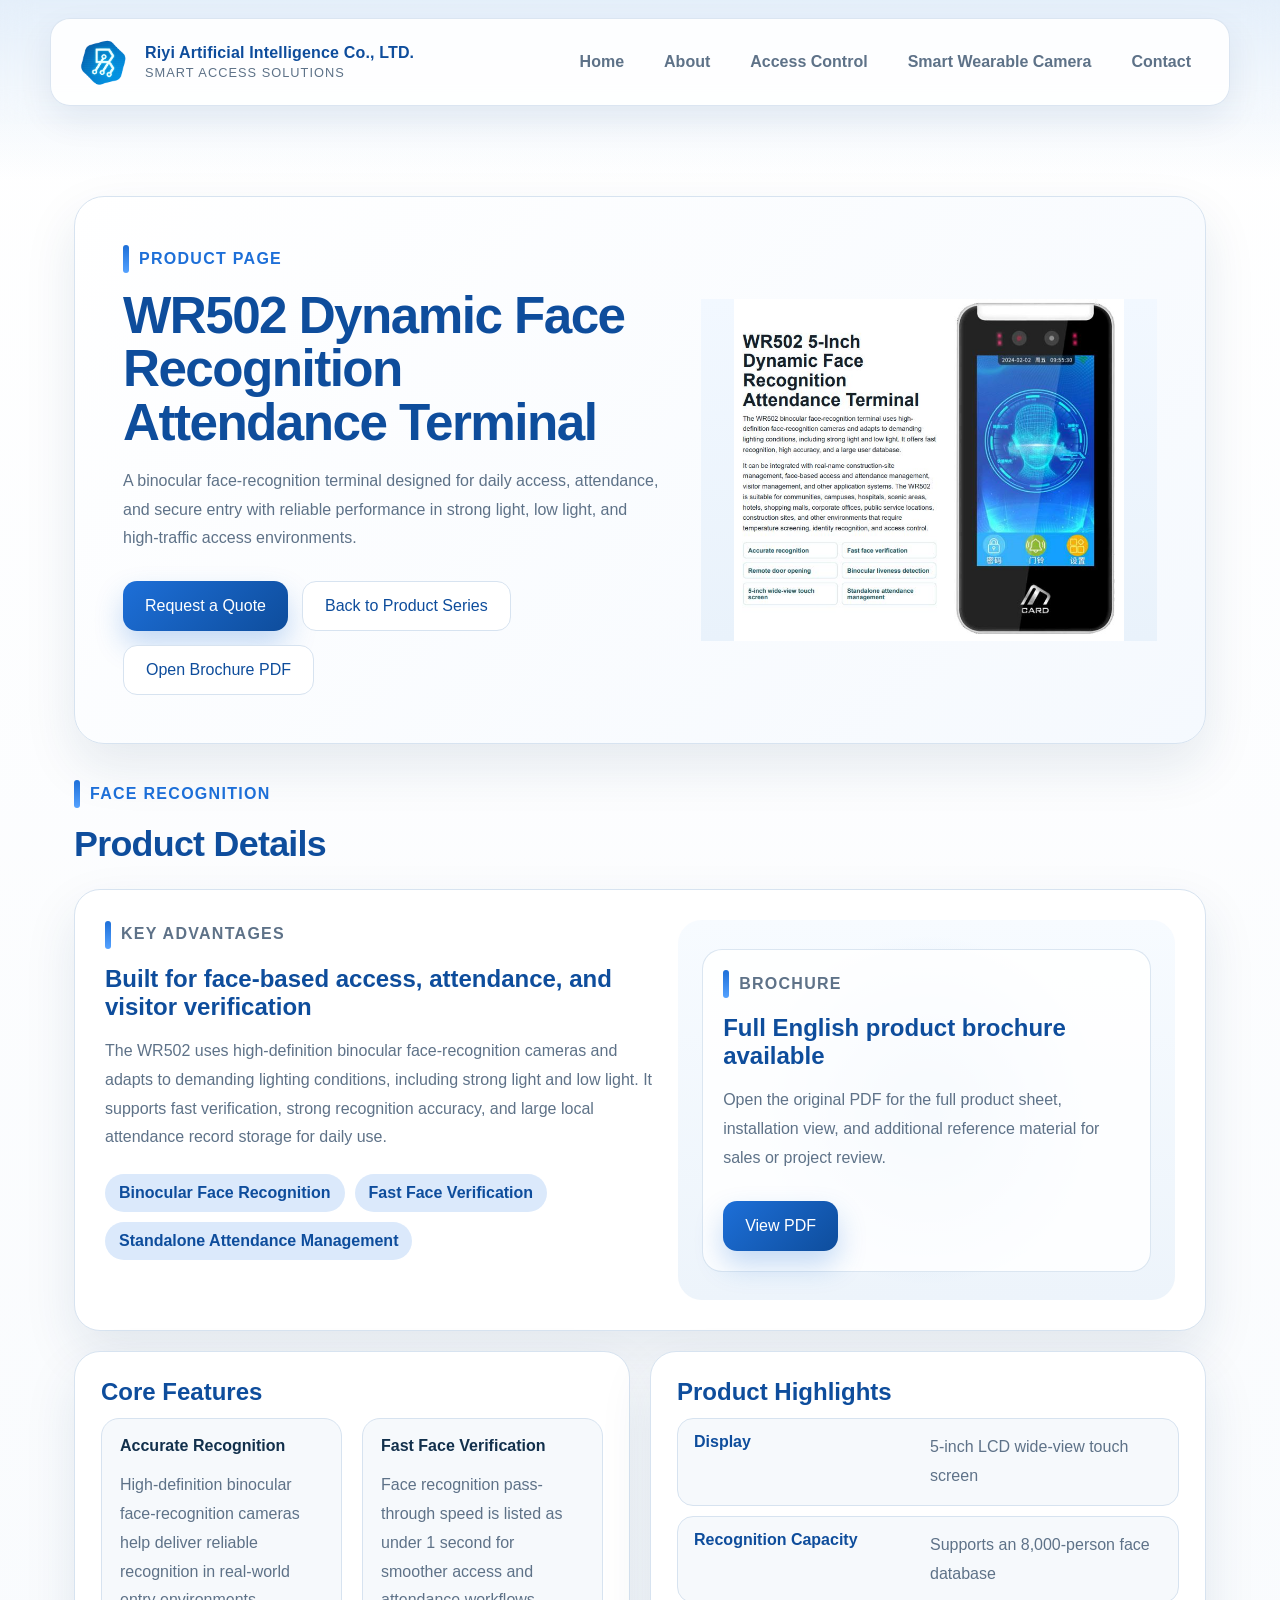
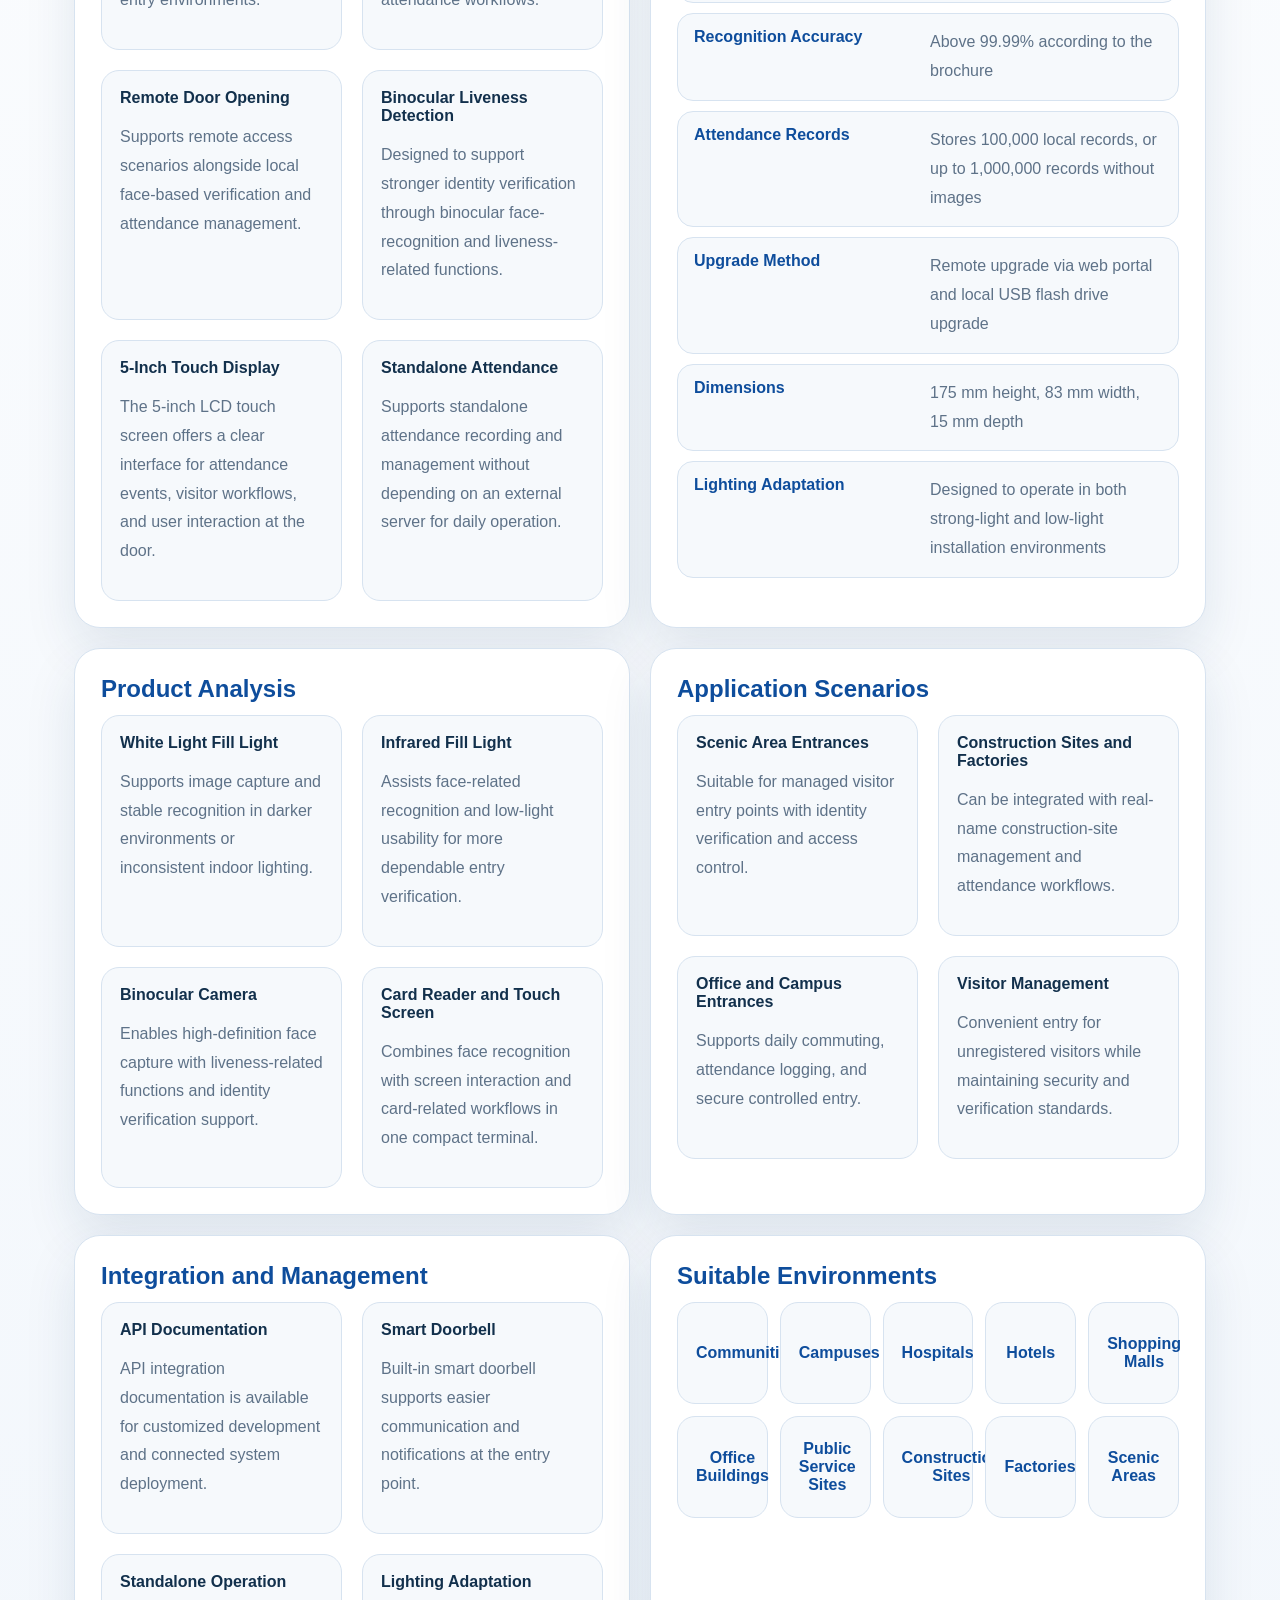
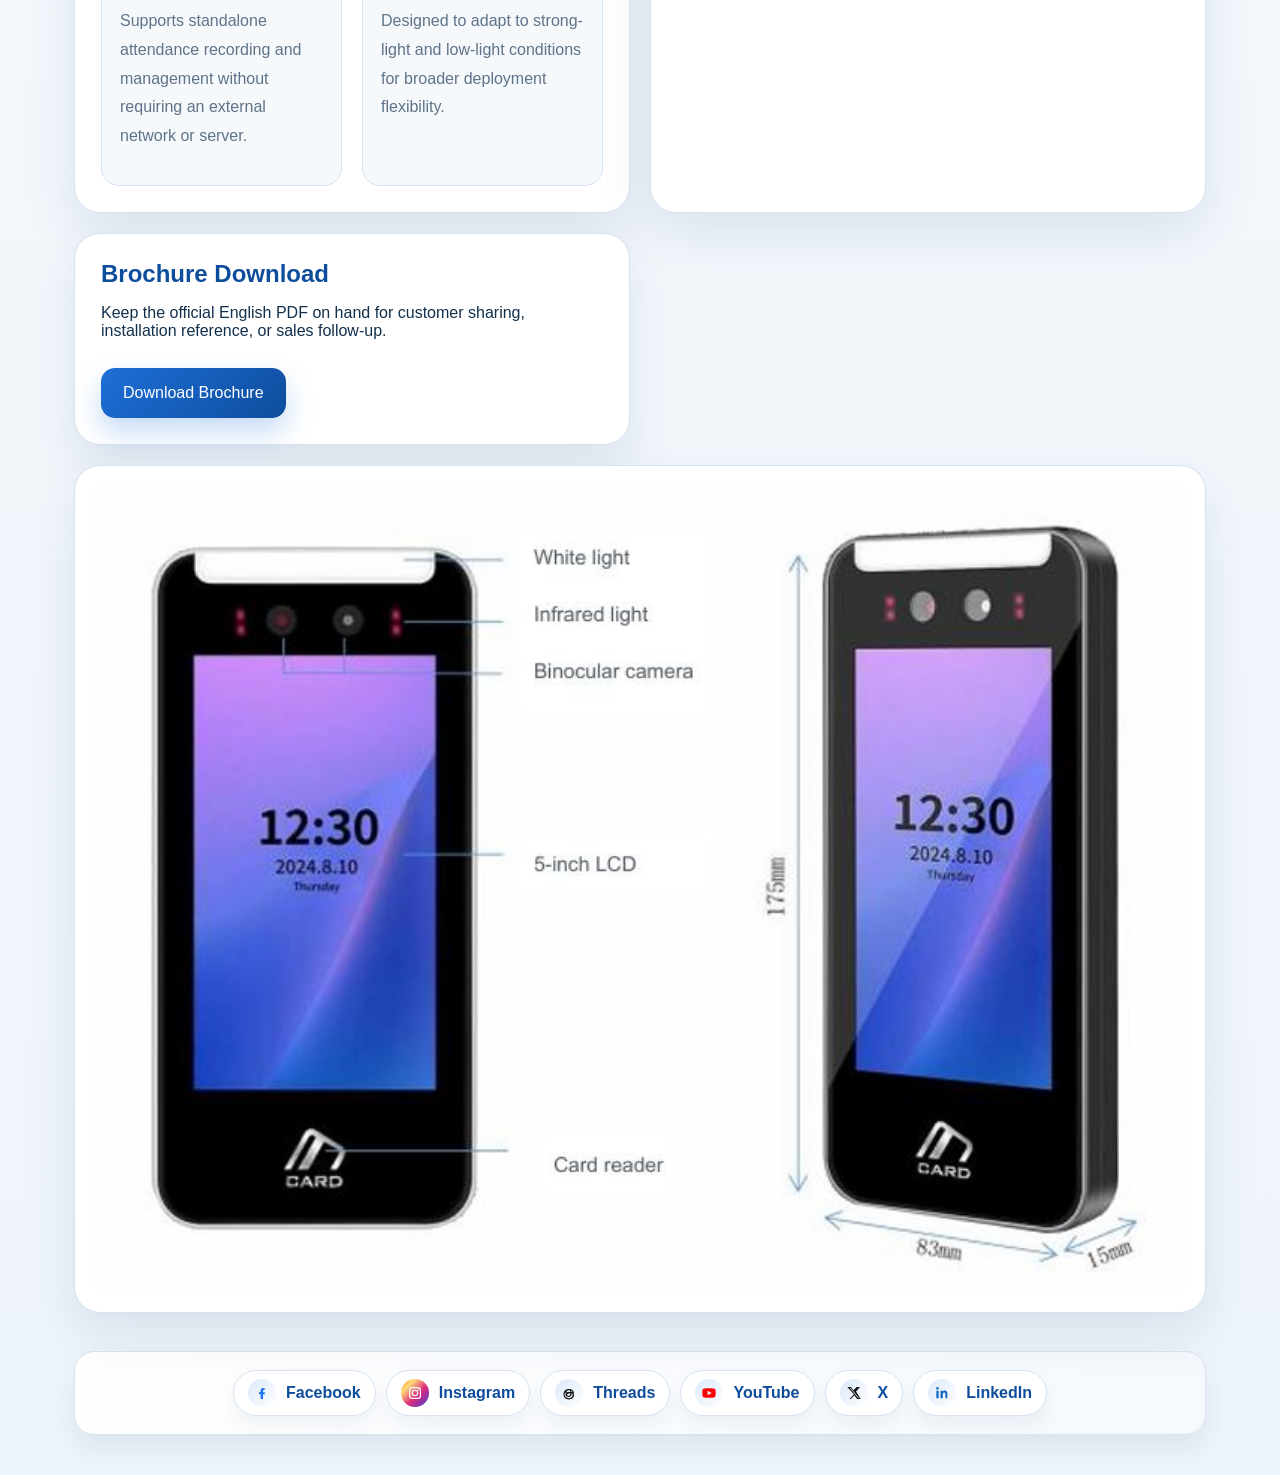
<file: wr502-face-terminal.html>
<!DOCTYPE html>
<html lang="en">
<head>
  <meta charset="UTF-8">
  <meta name="viewport" content="width=device-width, initial-scale=1.0">
  <title>WR502 Dynamic Face Recognition Attendance Terminal</title>
  <link rel="stylesheet" href="./style.css">
  <script data-goatcounter="https://MYCODE.goatcounter.com/count" async src="//gc.zgo.at/count.js"></script>
<style>
    .product-visual-stack {
      width: 100% !important;
    }
    .product-visual-stack .cloud-terminal-panel {
      width: 100% !important;
      max-width: none !important;
      box-sizing: border-box !important;
    }
    .product-visual-stack .product-copy {
      width: 100% !important;
      max-width: none !important;
    }
  </style>
</head>
<body>
  <header class="site-header">
    <nav class="navbar" aria-label="Main navigation">
      <a class="logo" href="./index.html#home" aria-label="Back to home">
        <img class="logo-image" src="./assets/dayeasy-logo.png" alt="Riyi AI logo">
        <span class="logo-text-group">
          <span class="logo-title">Riyi Artificial Intelligence Co., LTD.</span>
          <span class="logo-subtitle">Smart Access Solutions</span>
        </span>
      </a>

      <button
        class="menu-toggle"
        type="button"
        aria-expanded="false"
        aria-controls="primary-menu"
        aria-label="Open menu"
      >
        <span></span>
        <span></span>
        <span></span>
      </button>

      <ul class="nav-menu" id="primary-menu">
        <li><a href="./index.html#home">Home</a></li>
        <li><a href="./index.html#about">About</a></li>
        <li><a href="./products.html">Access Control</a></li>
        <li><a href="./smart-wearable-camera.html">Smart Wearable Camera</a></li>
        <li><a href="./index.html#contact">Contact</a></li>
      </ul>
    </nav>
  </header>

  <main>
    <section class="hero product-page-hero">
      <div class="hero-card">
        <div class="hero-copy">
          <p class="eyebrow">Product Page</p>
          <h1>WR502 Dynamic Face Recognition Attendance Terminal</h1>
          <p>A binocular face-recognition terminal designed for daily access, attendance, and secure entry with reliable performance in strong light, low light, and high-traffic access environments.</p>
          <div class="hero-actions">
            <a class="button button-primary" href="./index.html#contact">Request a Quote</a>
            <a class="button button-secondary" href="./products.html">Back to Product Series</a>
            <a class="button button-secondary" href="./assets/products/wr502-face-recognition-terminal.pdf" target="_blank" rel="noopener noreferrer">Open Brochure PDF</a>
          </div>
        </div>
        <div class="hero-brand cloud-terminal-panel">
          <img class="cloud-terminal-main-image cloud-terminal-hero-image" src="./assets/products/wr502-face-terminal-hero.jpg" alt="WR502 5-inch dynamic face recognition attendance terminal">
        </div>
      </div>
    </section>

    <section class="info-section">
      <div class="section-heading">
        <p class="eyebrow">Face Recognition</p>
        <h2>Product Details</h2>
      </div>
      <div class="product-page">
        <section class="product-hero-panel">
          <div class="product-copy">
            <p class="eyebrow">Key Advantages</p>
            <h3>Built for face-based access, attendance, and visitor verification</h3>
            <p>The WR502 uses high-definition binocular face-recognition cameras and adapts to demanding lighting conditions, including strong light and low light. It supports fast verification, strong recognition accuracy, and large local attendance record storage for daily use.</p>
            <div class="product-highlight-list">
              <span>Binocular Face Recognition</span>
              <span>Fast Face Verification</span>
              <span>Standalone Attendance Management</span>
            </div>
          </div>
          <div class="product-visual-stack">
  <div class="device-shot cloud-terminal-panel">
    <div class="product-copy">
      <p class="eyebrow">Brochure</p>
      <h3>Full English product brochure available</h3>
                     <p>Open the original PDF for the full product sheet, installation view, and additional reference material for sales or project review.</p>
                <div class="hero-actions">
                  <a class="button button-primary" href="./assets/products/wr502-face-recognition-terminal.pdf" target="_blank" rel="noopener noreferrer">View PDF</a>
                </div>
              </div>
            </div>
          </div>
        </section>

        <section class="product-detail-grid">
          <article class="product-card">
            <h3>Core Features</h3>
            <div class="feature-grid">
              <div class="feature-item">
                <strong>Accurate Recognition</strong>
                <p>High-definition binocular face-recognition cameras help deliver reliable recognition in real-world entry environments.</p>
              </div>
              <div class="feature-item">
                <strong>Fast Face Verification</strong>
                <p>Face recognition pass-through speed is listed as under 1 second for smoother access and attendance workflows.</p>
              </div>
              <div class="feature-item">
                <strong>Remote Door Opening</strong>
                <p>Supports remote access scenarios alongside local face-based verification and attendance management.</p>
              </div>
              <div class="feature-item">
                <strong>Binocular Liveness Detection</strong>
                <p>Designed to support stronger identity verification through binocular face-recognition and liveness-related functions.</p>
              </div>
              <div class="feature-item">
                <strong>5-Inch Touch Display</strong>
                <p>The 5-inch LCD touch screen offers a clear interface for attendance events, visitor workflows, and user interaction at the door.</p>
              </div>
              <div class="feature-item">
                <strong>Standalone Attendance</strong>
                <p>Supports standalone attendance recording and management without depending on an external server for daily operation.</p>
              </div>
            </div>
          </article>

          <article class="product-card">
            <h3>Product Highlights</h3>
            <div class="spec-table">
              <div class="spec-row"><span>Display</span><span>5-inch LCD wide-view touch screen</span></div>
              <div class="spec-row"><span>Recognition Capacity</span><span>Supports an 8,000-person face database</span></div>
              <div class="spec-row"><span>Recognition Accuracy</span><span>Above 99.99% according to the brochure</span></div>
              <div class="spec-row"><span>Attendance Records</span><span>Stores 100,000 local records, or up to 1,000,000 records without images</span></div>
              <div class="spec-row"><span>Upgrade Method</span><span>Remote upgrade via web portal and local USB flash drive upgrade</span></div>
              <div class="spec-row"><span>Dimensions</span><span>175 mm height, 83 mm width, 15 mm depth</span></div>
              <div class="spec-row"><span>Lighting Adaptation</span><span>Designed to operate in both strong-light and low-light installation environments</span></div>
            </div>
          </article>

          <article class="product-card">
            <h3>Product Analysis</h3>
            <div class="scenario-grid">
              <div class="scenario-item"><strong>White Light Fill Light</strong><p>Supports image capture and stable recognition in darker environments or inconsistent indoor lighting.</p></div>
              <div class="scenario-item"><strong>Infrared Fill Light</strong><p>Assists face-related recognition and low-light usability for more dependable entry verification.</p></div>
              <div class="scenario-item"><strong>Binocular Camera</strong><p>Enables high-definition face capture with liveness-related functions and identity verification support.</p></div>
              <div class="scenario-item"><strong>Card Reader and Touch Screen</strong><p>Combines face recognition with screen interaction and card-related workflows in one compact terminal.</p></div>
            </div>
          </article>

          <article class="product-card">
            <h3>Application Scenarios</h3>
            <div class="scenario-grid">
              <div class="scenario-item"><strong>Scenic Area Entrances</strong><p>Suitable for managed visitor entry points with identity verification and access control.</p></div>
              <div class="scenario-item"><strong>Construction Sites and Factories</strong><p>Can be integrated with real-name construction-site management and attendance workflows.</p></div>
              <div class="scenario-item"><strong>Office and Campus Entrances</strong><p>Supports daily commuting, attendance logging, and secure controlled entry.</p></div>
              <div class="scenario-item"><strong>Visitor Management</strong><p>Convenient entry for unregistered visitors while maintaining security and verification standards.</p></div>
            </div>
          </article>

          <article class="product-card">
            <h3>Integration and Management</h3>
            <div class="feature-grid">
              <div class="feature-item">
                <strong>API Documentation</strong>
                <p>API integration documentation is available for customized development and connected system deployment.</p>
              </div>
              <div class="feature-item">
                <strong>Smart Doorbell</strong>
                <p>Built-in smart doorbell supports easier communication and notifications at the entry point.</p>
              </div>
              <div class="feature-item">
                <strong>Standalone Operation</strong>
                <p>Supports standalone attendance recording and management without requiring an external network or server.</p>
              </div>
              <div class="feature-item">
                <strong>Lighting Adaptation</strong>
                <p>Designed to adapt to strong-light and low-light conditions for broader deployment flexibility.</p>
              </div>
            </div>
          </article>

          <article class="product-card">
            <h3>Suitable Environments</h3>
            <div class="mode-grid">
              <div class="mode-item">Communities</div>
              <div class="mode-item">Campuses</div>
              <div class="mode-item">Hospitals</div>
              <div class="mode-item">Hotels</div>
              <div class="mode-item">Shopping Malls</div>
              <div class="mode-item">Office Buildings</div>
              <div class="mode-item">Public Service Sites</div>
              <div class="mode-item">Construction Sites</div>
              <div class="mode-item">Factories</div>
              <div class="mode-item">Scenic Areas</div>
            </div>
          </article>

          <article class="product-card">
            <h3>Brochure Download</h3>
            <p>Keep the official English PDF on hand for customer sharing, installation reference, or sales follow-up.</p>
            <div class="hero-actions">
              <a class="button button-primary" href="./assets/products/wr502-face-recognition-terminal.pdf" target="_blank" rel="noopener noreferrer">Download Brochure</a>
            </div>
          </article>
        </section>

        <figure class="poster-preview">
          <a href="./assets/products/wr502-face-recognition-terminal.pdf" target="_blank" rel="noopener noreferrer">
            <img src="./assets/products/wr502-face-terminal-main.jpg" alt="WR502 face recognition terminal brochure preview">
          </a>
        </figure>
      </div>
    </section>
  </main>

  <footer class="site-footer">
    <div class="social-footer">
      <div class="social-links">
        <a class="social-card social-card-facebook" href="https://www.facebook.com/DayEasyAI" target="_blank" rel="noopener noreferrer" aria-label="Visit DayEasyAI on Facebook">
          <span class="social-icon-badge" aria-hidden="true"><svg viewBox="0 0 24 24" role="presentation"><path d="M13.5 21v-7h2.4l.4-3h-2.8V9.1c0-.9.2-1.6 1.5-1.6H16V4.8c-.5-.1-1.4-.2-2.3-.2-2.3 0-3.8 1.4-3.8 4V11H7.5v3H10V21h3.5Z"/></svg></span>
          <span>Facebook</span>
        </a>
        <a class="social-card social-card-ig" href="https://www.instagram.com/dayeasyai/" target="_blank" rel="noopener noreferrer" aria-label="Visit DayEasyAI on Instagram">
          <span class="social-icon-badge" aria-hidden="true"><svg viewBox="0 0 24 24" role="presentation"><path d="M7.8 3h8.4A4.8 4.8 0 0 1 21 7.8v8.4a4.8 4.8 0 0 1-4.8 4.8H7.8A4.8 4.8 0 0 1 3 16.2V7.8A4.8 4.8 0 0 1 7.8 3Zm0 1.8A3 3 0 0 0 4.8 7.8v8.4a3 3 0 0 0 3 3h8.4a3 3 0 0 0 3-3V7.8a3 3 0 0 0-3-3H7.8Zm8.9 1.3a1.1 1.1 0 1 1 0 2.2 1.1 1.1 0 0 1 0-2.2ZM12 7a5 5 0 1 1 0 10 5 5 0 0 1 0-10Zm0 1.8A3.2 3.2 0 1 0 12 15.2 3.2 3.2 0 0 0 12 8.8Z"/></svg></span>
          <span>Instagram</span>
        </a>
        <a class="social-card social-card-threads" href="https://www.threads.net/@dayeasyai" target="_blank" rel="noopener noreferrer" aria-label="Visit DayEasyAI on Threads">
          <span class="social-icon-badge" aria-hidden="true"><svg viewBox="0 0 24 24" role="presentation"><path d="M15.6 10.2c-.2-2.4-1.8-3.7-4.4-3.7-2.9 0-4.8 1.5-4.8 4 0 1.8 1 3.2 2.9 4l1-.9c-1.4-.6-2-1.5-2-2.9 0-1.7 1.1-2.8 2.9-2.8 1.8 0 2.8.9 3 2.7-1.2-.2-2.4-.2-3.5 0-2.5.3-4 1.6-4 3.7 0 2.2 1.8 3.7 4.5 3.7 2.9 0 4.8-1.5 4.8-4 0-.8-.2-1.5-.5-2.1.6.2 1.1.6 1.4 1.1.4.6.6 1.2.6 2 0 2.9-2.4 4.8-6 4.8-3.7 0-6.2-2.2-6.2-5.8 0-3.9 2.8-6.4 6.4-6.4 3.4 0 5.8 1.7 6.2 4.8l1.7-.2c-.5-4-3.5-6.2-7.8-6.2-4.7 0-8.1 3.2-8.1 8 0 4.6 3.2 7.6 8 7.6 4.6 0 7.8-2.7 7.8-6.6 0-2.5-1.7-4.3-4.6-4.7Zm-1.7 4c0 1.3-1 2.1-2.5 2.1-1.4 0-2.4-.7-2.4-1.8 0-.9.7-1.6 2.1-1.8 1-.2 1.9-.1 2.8.1v1.4Z"/></svg></span>
          <span>Threads</span>
        </a>
        <a class="social-card social-card-youtube" href="https://www.youtube.com/@DayEasy-AI" target="_blank" rel="noopener noreferrer" aria-label="Visit DayEasyAI on YouTube">
          <span class="social-icon-badge" aria-hidden="true"><svg viewBox="0 0 24 24" role="presentation"><path d="M21.6 7.2a2.8 2.8 0 0 0-2-2c-1.8-.5-7.6-.5-7.6-.5s-5.8 0-7.6.5a2.8 2.8 0 0 0-2 2C2 9 2 12 2 12s0 3 .4 4.8a2.8 2.8 0 0 0 2 2c1.8.5 7.6.5 7.6.5s5.8 0 7.6-.5a2.8 2.8 0 0 0 2-2c.4-1.8.4-4.8.4-4.8s0-3-.4-4.8ZM10 15.5v-7l6 3.5-6 3.5Z"/></svg></span>
          <span>YouTube</span>
        </a>
        <a class="social-card social-card-x" href="https://x.com/DayeasyAITaiwan" target="_blank" rel="noopener noreferrer" aria-label="Visit DayEasyAI on X">
          <span class="social-icon-badge" aria-hidden="true"><svg viewBox="0 0 24 24" role="presentation"><path d="M18.9 3H21l-5.9 6.8L22 21h-5.4l-4.2-5.5L7.5 21H5.4l6.4-7.3L2 3h5.5l3.8 5 4.6-5ZM18.1 19.6h1.2L6.9 4.3H5.6l12.5 15.3Z"/></svg></span>
          <span>X</span>
        </a>
        <a class="social-card social-card-linkedin" href="https://www.linkedin.com/company/dayeasy-ai" target="_blank" rel="noopener noreferrer" aria-label="Visit DayEasyAI on LinkedIn">
          <span class="social-icon-badge" aria-hidden="true"><svg viewBox="0 0 24 24" role="presentation"><path d="M6.94 8.5H3.56V20h3.38V8.5ZM5.25 3A1.97 1.97 0 0 0 3.28 5c0 1.08.88 1.97 1.97 1.97A1.98 1.98 0 0 0 7.22 5 1.98 1.98 0 0 0 5.25 3ZM20 12.9c0-3.08-1.64-4.52-3.82-4.52-1.76 0-2.55.97-2.99 1.65V8.5H9.81c.04 1.01 0 11.5 0 11.5h3.38v-6.42c0-.34.02-.68.13-.92.27-.68.88-1.39 1.91-1.39 1.35 0 1.89 1.03 1.89 2.54V20H20v-7.1Z"/></svg></span>
          <span>LinkedIn</span>
        </a>
      </div>
    </div>
  </footer>

  <script src="./script.js"></script>
</body>
</html>
</file>
<file: style.css>
:root {
  --bg: #eef4fb;
  --surface: #ffffff;
  --surface-soft: #f6f9fc;
  --line: #d7e3f0;
  --text: #12304c;
  --muted: #5e7288;
  --accent: #1d6fd8;
  --accent-deep: #0e4d9c;
  --accent-soft: #dbe9fb;
  --shadow: 0 22px 52px rgba(21, 56, 98, 0.1);
}

* {
  box-sizing: border-box;
}

html {
  scroll-behavior: smooth;
}

body {
  margin: 0;
  font-family: "Segoe UI", "Microsoft JhengHei", "PingFang TC", sans-serif;
  color: var(--text);
  background:
    linear-gradient(180deg, rgba(217, 232, 248, 0.72) 0%, rgba(238, 244, 251, 0) 180px),
    linear-gradient(180deg, #ffffff 0%, var(--bg) 100%);
  min-height: 100vh;
}

a {
  color: inherit;
  text-decoration: none;
}

img {
  max-width: 100%;
  display: block;
}

.site-header {
  position: sticky;
  top: 0;
  z-index: 20;
  padding: 18px 24px;
  backdrop-filter: blur(16px);
}

.navbar {
  max-width: 1180px;
  margin: 0 auto;
  display: flex;
  align-items: center;
  justify-content: space-between;
  gap: 28px;
  padding: 14px 22px;
  background: rgba(255, 255, 255, 0.9);
  border: 1px solid rgba(215, 227, 240, 0.9);
  border-radius: 20px;
  box-shadow: 0 14px 34px rgba(17, 56, 101, 0.08);
}

.logo {
  display: inline-flex;
  align-items: center;
  gap: 14px;
}

.logo-image {
  width: 58px;
  height: 58px;
  object-fit: contain;
}

.logo-text-group {
  display: flex;
  flex-direction: column;
  gap: 3px;
}

.logo-title {
  font-size: 1rem;
  font-weight: 800;
  letter-spacing: 0.01em;
  color: var(--accent-deep);
}

.logo-subtitle {
  font-size: 0.8rem;
  color: var(--muted);
  letter-spacing: 0.08em;
  text-transform: uppercase;
}

.nav-menu {
  list-style: none;
  display: flex;
  align-items: center;
  gap: 8px;
  margin: 0;
  padding: 0;
}

.nav-menu a {
  display: inline-flex;
  align-items: center;
  min-height: 44px;
  padding: 0 16px;
  border-radius: 999px;
  color: var(--muted);
  font-weight: 600;
  transition: background-color 0.2s ease, color 0.2s ease;
}

.nav-menu a:hover,
.nav-menu a:focus-visible {
  background: var(--accent-soft);
  color: var(--accent-deep);
  outline: none;
}

.menu-toggle {
  display: none;
  width: 48px;
  height: 48px;
  border: 0;
  border-radius: 14px;
  background: var(--surface-soft);
  cursor: pointer;
  padding: 0;
}

.menu-toggle span {
  display: block;
  width: 22px;
  height: 2px;
  margin: 5px auto;
  background: var(--text);
  border-radius: 999px;
  transition: transform 0.25s ease, opacity 0.25s ease;
}

.menu-toggle.is-open span:nth-child(1) {
  transform: translateY(7px) rotate(45deg);
}

.menu-toggle.is-open span:nth-child(2) {
  opacity: 0;
}

.menu-toggle.is-open span:nth-child(3) {
  transform: translateY(-7px) rotate(-45deg);
}

.hero,
.info-section,
.contact-section,
.site-footer {
  max-width: 1180px;
  margin: 0 auto;
  padding: 0 24px;
}

.hero {
  padding: 72px 24px 36px;
}

.hero-card {
  display: grid;
  grid-template-columns: 1.08fr 0.92fr;
  align-items: center;
  gap: 42px;
  padding: 48px;
  background: linear-gradient(135deg, #ffffff 0%, #f5f9fe 100%);
  border: 1px solid var(--line);
  border-radius: 30px;
  box-shadow: var(--shadow);
}

.eyebrow {
  display: inline-flex;
  align-items: center;
  gap: 10px;
  margin: 0 0 16px;
  color: var(--accent);
  font-weight: 800;
  letter-spacing: 0.08em;
  text-transform: uppercase;
}

.eyebrow::before {
  content: "";
  width: 6px;
  height: 28px;
  border-radius: 999px;
  background: linear-gradient(180deg, var(--accent) 0%, #55a2ff 100%);
}

.hero-card h1 {
  margin: 0 0 18px;
  font-size: clamp(2.35rem, 4vw, 4.6rem);
  line-height: 1.04;
  letter-spacing: -0.03em;
  color: var(--accent-deep);
}

.hero-copy p:last-of-type,
.product-teaser-copy p,
.product-copy p,
.contact-note,
.info-card p,
.feature-item p,
.scenario-item p,
.spec-row span:last-child {
  color: var(--muted);
  line-height: 1.8;
}

.hero-brand {
  display: flex;
  justify-content: center;
}

.hero-brand img {
  width: min(100%, 420px);
}

.hero-actions {
  display: flex;
  gap: 14px;
  margin-top: 28px;
  flex-wrap: wrap;
}

.button {
  min-height: 50px;
  padding: 12px 22px;
  border: 0;
  border-radius: 14px;
  display: inline-flex;
  align-items: center;
  justify-content: center;
  font-weight: 700;
  font: inherit;
  cursor: pointer;
  transition: transform 0.2s ease, box-shadow 0.2s ease;
}

.button:hover {
  transform: translateY(-1px);
}

.button-primary {
  color: #fff;
  background: linear-gradient(135deg, var(--accent) 0%, var(--accent-deep) 100%);
  box-shadow: 0 14px 28px rgba(29, 111, 216, 0.25);
}

.button-secondary {
  color: var(--accent-deep);
  background: var(--surface);
  border: 1px solid var(--line);
}

.section-heading {
  margin-bottom: 24px;
}

.section-heading h2 {
  margin: 0;
  font-size: clamp(1.8rem, 2.8vw, 2.8rem);
  color: var(--accent-deep);
  letter-spacing: -0.02em;
}

.info-section,
.contact-section {
  padding-bottom: 38px;
}

.site-footer {
  padding-bottom: 40px;
}

.info-grid,
.product-list-grid,
.product-detail-grid,
.feature-grid,
.scenario-grid,
.form-grid {
  display: grid;
  gap: 20px;
}

.info-grid {
  grid-template-columns: repeat(2, minmax(0, 1fr));
}

.product-list-grid {
  grid-template-columns: repeat(3, minmax(0, 1fr));
}

.info-card,
.contact-card,
.card-preview,
.product-list-card,
.product-hero-panel,
.product-card,
.poster-preview,
.contact-form,
.series-overview-image {
  background: var(--surface);
  border: 1px solid var(--line);
  border-radius: 26px;
  box-shadow: var(--shadow);
}

.series-overview-image {
  background: transparent;
  border: 0;
  border-radius: 0;
  box-shadow: none;
}

.social-footer {
  padding: 18px 22px;
  background: linear-gradient(135deg, #ffffff 0%, #f5f9fe 100%);
  border: 1px solid var(--line);
  border-radius: 20px;
  box-shadow: 0 14px 28px rgba(19, 52, 92, 0.08);
}

.social-links {
  display: flex;
  gap: 10px;
  justify-content: center;
  flex-wrap: wrap;
}

.social-card {
  display: inline-flex;
  align-items: center;
  gap: 10px;
  min-height: 46px;
  padding: 8px 14px;
  background: var(--surface);
  border: 1px solid var(--line);
  border-radius: 999px;
  box-shadow: 0 10px 20px rgba(19, 52, 92, 0.06);
  transition: transform 0.2s ease, box-shadow 0.2s ease, border-color 0.2s ease;
}

.social-card:hover {
  transform: translateY(-1px);
  border-color: rgba(29, 111, 216, 0.28);
  box-shadow: 0 12px 24px rgba(19, 52, 92, 0.1);
}

.social-card span {
  font-weight: 700;
  color: var(--accent-deep);
}

.social-icon-badge {
  display: inline-flex;
  align-items: center;
  justify-content: center;
  width: 28px;
  height: 28px;
  border-radius: 999px;
  background: linear-gradient(135deg, var(--accent-soft) 0%, #ffffff 100%);
  color: var(--accent-deep);
  font-size: 0;
  line-height: 1;
}

.social-icon-badge svg {
  width: 16px;
  height: 16px;
  fill: currentColor;
}

.social-card-facebook .social-icon-badge {
  color: #1877f2;
}

.social-card-ig .social-icon-badge {
  background: linear-gradient(135deg, #f58529 0%, #feda77 25%, #dd2a7b 58%, #8134af 82%, #515bd4 100%);
  color: #ffffff;
}

.social-card-threads .social-icon-badge {
  color: #111111;
}

.social-card-youtube .social-icon-badge {
  color: #ff0000;
}

.social-card-x .social-icon-badge {
  color: #111111;
}

.social-card-linkedin .social-icon-badge {
  color: #0a66c2;
}

.wearable-stat-grid {
  display: grid;
  grid-template-columns: repeat(4, minmax(0, 1fr));
  gap: 18px;
  margin: 24px 0;
}

.wearable-stat-card {
  display: grid;
  gap: 6px;
  padding: 24px 20px;
  background: var(--surface);
  border: 1px solid var(--line);
  border-radius: 22px;
  box-shadow: var(--shadow);
}

.wearable-stat-card strong {
  font-size: 2rem;
  line-height: 1;
  color: var(--accent-deep);
}

.wearable-stat-card span {
  color: var(--muted);
  line-height: 1.7;
}

.wearable-hero-shot {
  background: linear-gradient(180deg, #ffffff 0%, #f3f8ff 100%);
}

.wearable-system-card p,
.wearable-caption {
  color: var(--muted);
  line-height: 1.8;
}

.wearable-gallery-panel {
  margin-top: 20px;
  padding: 28px;
}

.wearable-tag-list {
  display: flex;
  flex-wrap: wrap;
  gap: 12px;
  justify-content: flex-start;
  align-items: flex-start;
}

.wearable-tag {
  display: inline-flex;
  align-items: center;
  justify-content: center;
  min-height: 46px;
  padding: 10px 16px;
  border-radius: 999px;
  background: var(--surface-soft);
  border: 1px solid var(--line);
  color: var(--accent-deep);
  font-weight: 700;
  line-height: 1.35;
  text-align: center;
}

.wearable-gallery-grid {
  grid-template-columns: repeat(3, minmax(0, 1fr));
  margin-bottom: 18px;
}

.wearable-gallery-grid .gallery-item {
  height: 260px;
  display: flex;
  align-items: center;
  justify-content: center;
}

.wearable-gallery-grid .gallery-item img {
  width: 100%;
  height: 100%;
  object-fit: contain;
}

.wearable-gallery-wide {
  display: flex;
  align-items: center;
  justify-content: center;
  padding: 18px;
}

.wearable-gallery-wide img {
  width: 100%;
  height: 100%;
  object-fit: contain;
}

.wearable-gallery-focus-grid {
  display: grid;
  grid-template-columns: minmax(0, 1fr) minmax(0, 1.08fr);
  grid-template-rows: 260px 260px;
  gap: 20px;
  align-items: stretch;
}

.wearable-gallery-focus-grid .wearable-gallery-box,
.wearable-gallery-focus-grid .wearable-gallery-included {
  height: 260px;
  display: flex;
  align-items: center;
  justify-content: center;
}

.wearable-gallery-focus-grid .wearable-gallery-box img,
.wearable-gallery-focus-grid .wearable-gallery-included img {
  width: 100%;
  height: 100%;
  object-fit: contain;
}

.wearable-gallery-box {
  grid-column: 1;
  grid-row: 1;
}

.wearable-gallery-included {
  grid-column: 1;
  grid-row: 2;
}

.wearable-gallery-tall {
  grid-column: 2;
  grid-row: 1 / span 2;
  height: 100%;
  padding: 0;
  align-self: stretch;
  display: flex;
  align-items: stretch;
  justify-content: center;
}

.wearable-gallery-focus-grid .wearable-gallery-tall .wearable-gallery-tall-image {
  width: 100% !important;
  height: 100% !important;
  object-fit: contain !important;
  object-position: center center;
}

@media (max-width: 980px) {
  .wearable-stat-grid,
  .wearable-gallery-grid {
    grid-template-columns: repeat(2, minmax(0, 1fr));
  }
}

@media (max-width: 760px) {
  .wearable-gallery-focus-grid {
    grid-template-columns: 1fr;
    grid-template-rows: auto;
  }

  .wearable-gallery-box,
  .wearable-gallery-included,
  .wearable-gallery-tall {
    grid-column: auto;
    grid-row: auto;
  }

  .wearable-gallery-tall {
    height: 260px;
    padding: 0;
  }

  .wearable-gallery-tall-image {
    object-fit: contain;
  }
}

@media (max-width: 640px) {
  .wearable-stat-grid,
  .wearable-gallery-grid {
    grid-template-columns: 1fr;
  }

  .wearable-stat-card {
    padding: 20px 18px;
  }

  .wearable-gallery-grid .gallery-item {
    height: 220px;
  }

  .wearable-gallery-focus-grid .wearable-gallery-box,
  .wearable-gallery-focus-grid .wearable-gallery-included {
    height: 220px;
  }

  .wearable-gallery-tall {
    height: 220px;
  }
}

.info-card,
.product-card,
.contact-card,
.contact-form {
  padding: 26px;
}

.info-card h3,
.product-list-copy h3,
.product-copy h3,
.product-card h3 {
  margin-top: 0;
  margin-bottom: 12px;
  font-size: 1.5rem;
  color: var(--accent-deep);
}

.product-list-card {
  padding: 18px;
}

.product-list-image,
.product-teaser-image {
  margin: 0 0 18px;
  display: flex;
  justify-content: center;
  align-items: center;
  min-height: 240px;
  border-radius: 22px;
  background:
    radial-gradient(circle at center, rgba(76, 146, 234, 0.18), transparent 58%),
    linear-gradient(180deg, #f6f9fd 0%, #edf4fb 100%);
}

.product-list-image img,
.product-teaser-image img {
  width: min(100%, 260px);
}

.cloud-terminal-main-image {
  width: 100%;
  object-fit: contain;
}

.cloud-terminal-panel {
  background:
    radial-gradient(circle at center, rgba(124, 182, 245, 0.18), transparent 56%),
    linear-gradient(180deg, #f2f8ff 0%, #e9f2fb 100%);
}

.placeholder-card {
  background:
    linear-gradient(180deg, rgba(255, 255, 255, 0.98), rgba(245, 249, 253, 0.98));
  border-style: dashed;
}

.product-badge {
  display: inline-flex;
  margin-top: 10px;
  padding: 8px 12px;
  border-radius: 999px;
  background: var(--accent-soft);
  color: var(--accent-deep);
  font-weight: 800;
}

.product-page {
  display: grid;
  gap: 20px;
}

.product-page-hero .hero-brand img {
  width: min(100%, 390px);
  border-radius: 0;
  box-shadow: none;
}

.product-hero-panel {
  display: grid;
  grid-template-columns: 1.05fr 0.95fr;
  gap: 24px;
  padding: 30px;
}

.product-highlight-list {
  display: flex;
  flex-wrap: wrap;
  gap: 10px;
  margin-top: 22px;
}

.product-highlight-list span {
  padding: 10px 14px;
  border-radius: 999px;
  background: var(--accent-soft);
  color: var(--accent-deep);
  font-weight: 800;
}

.product-visual-stack {
  min-height: 380px;
  display: grid;
  grid-template-columns: repeat(2, minmax(0, 1fr));
  align-items: center;
  gap: 18px;
  padding: 24px;
  border-radius: 24px;
  background:
    radial-gradient(circle at center, rgba(29, 111, 216, 0.18), transparent 56%),
    linear-gradient(180deg, #f7fbff 0%, #edf4fb 100%);
}

.device-shot,
.poster-preview,
.card-preview,
.series-overview-image {
  margin: 0;
}

.device-shot {
  display: flex;
  justify-content: center;
  align-items: center;
  min-height: 260px;
  padding: 20px;
  border-radius: 20px;
  background: rgba(255, 255, 255, 0.84);
  border: 1px solid rgba(215, 227, 240, 0.88);
}

.gallery-grid {
  display: grid;
  grid-template-columns: repeat(2, minmax(0, 1fr));
  gap: 14px;
}

.gallery-grid-single {
  grid-template-columns: 1fr;
}

.gallery-item {
  margin: 0;
  border-radius: 18px;
  overflow: hidden;
  border: 1px solid var(--line);
  background: var(--surface-soft);
}

.gallery-item img {
  width: 100%;
  height: 100%;
  object-fit: cover;
}

.gallery-item-app img {
  max-height: 640px;
  object-fit: contain;
  background: linear-gradient(180deg, #eef7ff 0%, #ffffff 100%);
}

.front-shot img {
  width: 100%;
  max-width: 190px;
  max-height: 190px;
  object-fit: contain;
}

.angle-shot img {
  width: 100%;
  max-width: 190px;
  max-height: 190px;
  object-fit: contain;
  background: #ffffff;
  border-radius: 18px;
  filter: none;
}

.product-detail-grid {
  grid-template-columns: repeat(2, minmax(0, 1fr));
}

.feature-grid,
.scenario-grid {
  grid-template-columns: repeat(2, minmax(0, 1fr));
}

.feature-item,
.scenario-item,
.mode-item {
  padding: 18px;
  border-radius: 18px;
  background: var(--surface-soft);
  border: 1px solid var(--line);
}

.mode-grid {
  display: grid;
  grid-template-columns: repeat(5, minmax(0, 1fr));
  gap: 12px;
}

.mode-item {
  display: grid;
  place-items: center;
  min-height: 102px;
  text-align: center;
  font-weight: 800;
  color: var(--accent-deep);
}

.spec-table {
  display: grid;
  gap: 10px;
}

.spec-row {
  display: grid;
  grid-template-columns: 220px 1fr;
  gap: 16px;
  padding: 14px 16px;
  border-radius: 16px;
  background: var(--surface-soft);
  border: 1px solid var(--line);
}

.spec-row span:first-child,
.field span {
  font-weight: 800;
  color: var(--accent-deep);
}

.poster-preview,
.card-preview {
  padding: 16px;
}

.poster-preview img,
.card-preview img,
.series-overview-image img {
  width: 100%;
  border-radius: 18px;
}

.series-overview-image img {
  border-radius: 0;
}

.series-banner-image {
  width: 100%;
  max-height: 350px;
  object-fit: cover;
  object-position: center top;
}

.contact-layout {
  display: grid;
  grid-template-columns: 0.82fr 1.18fr 340px;
  gap: 20px;
  align-items: start;
}

.contact-card p {
  margin: 0 0 14px;
  line-height: 1.8;
}

.contact-card a {
  color: var(--accent);
}

.form-grid {
  grid-template-columns: repeat(2, minmax(0, 1fr));
  margin-bottom: 18px;
}

.field {
  display: flex;
  flex-direction: column;
  gap: 8px;
}

.checkbox-group {
  margin: 0;
  padding: 0;
  border: 0;
}

.checkbox-group legend {
  margin-bottom: 10px;
  padding: 0;
  font-weight: 800;
  color: var(--accent-deep);
}

.checkbox-grid {
  display: grid;
  grid-template-columns: 1fr;
  gap: 8px;
}

.checkbox-item {
  display: flex;
  align-items: center;
  gap: 10px;
  min-height: 44px;
  padding: 8px 0;
  border: 0;
  border-bottom: 1px solid rgba(215, 227, 240, 0.9);
  background: transparent;
}

.checkbox-item input {
  width: 16px;
  height: 16px;
  margin: 0;
  flex: 0 0 auto;
  accent-color: var(--accent);
}

.checkbox-item span {
  color: var(--text);
  font-weight: 600;
  line-height: 1.35;
}

.field input,
.field textarea {
  width: 100%;
  border: 1px solid var(--line);
  border-radius: 14px;
  padding: 14px 16px;
  background: var(--surface-soft);
  color: var(--text);
  font: inherit;
}

.field textarea {
  resize: vertical;
}

.field-full {
  grid-column: 1 / -1;
}

.form-status {
  min-height: 24px;
  margin: 12px 0 0;
  color: var(--accent-deep);
  font-weight: 800;
}

.form-status.is-error {
  color: #b42318;
}

.form-help {
  margin-top: 16px;
  padding: 16px 18px;
  border-radius: 18px;
  background: var(--surface-soft);
  border: 1px solid var(--line);
  color: var(--muted);
}

.form-help p {
  margin: 0 0 10px;
  line-height: 1.7;
}

.form-help p:last-child {
  margin-bottom: 0;
}

.form-help code {
  color: var(--accent-deep);
  font-weight: 800;
}

@media (max-width: 960px) {
  .hero-card,
  .product-hero-panel,
  .product-detail-grid,
  .contact-layout,
  .product-list-grid {
    grid-template-columns: 1fr;
  }

  .contact-layout {
    grid-template-columns: 1fr;
  }
}

@media (max-width: 768px) {
  .site-header {
    padding: 14px 16px;
  }

  .navbar {
    position: relative;
    padding: 14px 16px;
    flex-wrap: wrap;
  }

  .menu-toggle {
    display: block;
  }

  .nav-menu {
    width: 100%;
    display: none;
    flex-direction: column;
    align-items: stretch;
    gap: 8px;
    padding-top: 12px;
  }

  .nav-menu.is-open {
    display: flex;
  }

  .nav-menu a {
    width: 100%;
    justify-content: center;
    background: var(--surface-soft);
  }

  .hero,
  .info-section,
  .contact-section {
    padding-left: 16px;
    padding-right: 16px;
  }

  .hero {
    padding-top: 32px;
  }

  .hero-card {
    padding: 28px 22px;
    border-radius: 24px;
  }

  .logo-image {
    width: 48px;
    height: 48px;
  }

  .logo-title {
    font-size: 0.9rem;
  }

  .logo-subtitle {
    font-size: 0.72rem;
  }

  .info-grid,
  .feature-grid,
  .scenario-grid,
  .mode-grid,
  .form-grid,
  .gallery-grid {
    grid-template-columns: 1fr;
  }

  .checkbox-grid {
    grid-template-columns: 1fr;
  }

  .product-visual-stack {
    min-height: auto;
    grid-template-columns: 1fr;
    padding: 18px;
  }

  .angle-shot img,
  .front-shot img {
    width: 100%;
    max-width: 190px;
  }

  .spec-row {
    grid-template-columns: 1fr;
  }
}

/* Inquiry product pills override */
.inquiry-products-box {
  border: 0 !important;
  border-radius: 0 !important;
  padding: 0 !important;
  background: transparent !important;
  margin: 0 !important;
  box-shadow: none !important;
}

.inquiry-products-box legend {
  padding: 0 !important;
  margin-bottom: 10px !important;
  font-size: 0.95rem !important;
  text-transform: none !important;
  letter-spacing: 0 !important;
}

.product-selection-grid {
  display: flex !important;
  flex-wrap: wrap !important;
  gap: 10px !important;
  margin-top: 10px !important;
}

.product-option-card {
  position: relative !important;
  display: inline-flex !important;
  cursor: pointer !important;
}

.product-option-card input {
  position: absolute !important;
  opacity: 0 !important;
  pointer-events: none !important;
  width: 0 !important;
  height: 0 !important;
}

.product-option-card .option-content {
  display: inline-flex !important;
  align-items: center !important;
  justify-content: center !important;
  min-height: 42px !important;
  padding: 10px 16px !important;
  border: 1px solid #d7e3f0 !important;
  border-radius: 999px !important;
  background: #f6f9fc !important;
  transition: all 0.2s ease !important;
  box-shadow: none !important;
}

.product-option-card .option-title {
  padding-right: 0 !important;
  color: #334155 !important;
  font-size: 0.92rem !important;
  font-weight: 600 !important;
  line-height: 1.2 !important;
  white-space: nowrap !important;
}

.product-option-card .check-marker {
  display: none !important;
}

.product-option-card:hover .option-content {
  border-color: #3b82f6 !important;
  background: #edf5ff !important;
}

.product-option-card input:checked + .option-content {
  border-color: transparent !important;
  background: linear-gradient(135deg, #1d6fd8 0%, #0e4d9c 100%) !important;
  box-shadow: 0 10px 22px rgba(29, 111, 216, 0.2) !important;
}

.product-option-card input:checked + .option-content .option-title {
  color: #ffffff !important;
}
/* --- Inquiry Form Products Styling --- */

/* 整體外框容器 */
.inquiry-products-box {
  border: 1.5px solid #e2e8f0 !important;
  border-radius: 12px !important;
  padding: 1.5rem !important;
  background-color: #f8fafc;
  margin: 1.5rem 0 !important;
  box-shadow: inset 0 1px 2px rgba(0,0,0,0.02);
}

.inquiry-products-box legend {
  font-weight: 700;
  color: #1e293b;
  padding: 0 12px;
  font-size: 0.9rem;
  text-transform: uppercase;
  letter-spacing: 0.5px;
}

/* 網格佈局：自適應寬度 */
.product-selection-grid {
  display: grid;
  grid-template-columns: repeat(auto-fill, minmax(240px, 1fr));
  gap: 12px;
  margin-top: 10px;
}

/* 隱藏預設 Checkbox */
.product-option-card {
  position: relative;
  cursor: pointer;
}

.product-option-card input {
  position: absolute;
  opacity: 0;
  width: 0;
  height: 0;
}

/* 卡片內容樣式 */
.option-content {
  background: #ffffff;
  border: 2px solid #e2e8f0;
  border-radius: 8px;
  padding: 14px 16px;
  display: flex;
  justify-content: space-between;
  align-items: center;
  transition: all 0.25s ease;
  height: 100%;
}

.option-title {
  font-size: 0.88rem;
  font-weight: 500;
  color: #475569;
  line-height: 1.4;
  padding-right: 10px;
}

/* 自定義勾選圓點 */
.check-marker {
  width: 18px;
  height: 18px;
  border: 2px solid #cbd5e1;
  border-radius: 50%;
  flex-shrink: 0;
  transition: all 0.2s ease;
}

/* Hover 效果 */
.product-option-card:hover .option-content {
  border-color: #3b82f6;
  background-color: #f0f7ff;
}

/* 被勾選時的樣式 */
.product-option-card input:checked + .option-content {
  border-color: #2563eb;
  background-color: #eff6ff;
  box-shadow: 0 4px 12px rgba(37, 99, 235, 0.08);
}

.product-option-card input:checked + .option-content .option-title {
  color: #1e40af;
}

.product-option-card input:checked + .option-content .check-marker {
  background-color: #2563eb;
  border-color: #2563eb;
  background-image: url("data:image/svg+xml,%3Csvg xmlns='http://www.w3.org/2000/svg' viewBox='0 0 24 24' fill='white'%3E%3Cpath d='M9 16.17L4.83 12l-1.42 1.41L9 19 21 7l-1.41-1.41z'/%3E%3C/svg%3E");
  background-size: 12px;
  background-repeat: no-repeat;
  background-position: center;
}
/* 讓右側的灰色容器解除內部雙欄限制，改為單欄 */
.product-visual-stack {
  grid-template-columns: 1fr !important; /* 讓內部不再切成左右兩半 */
}

/* 讓白底的卡片元件在它自己的區域內橫向撐滿 100% */
.product-visual-stack .cloud-terminal-panel {
  width: 100% !important;
  max-width: none !important;
  box-sizing: border-box !important;
}

/* 讓卡片內部的文字文案也跟著延伸 */
.product-visual-stack .product-copy {
  width: 100% !important;
  max-width: none !important;
}
</file>
